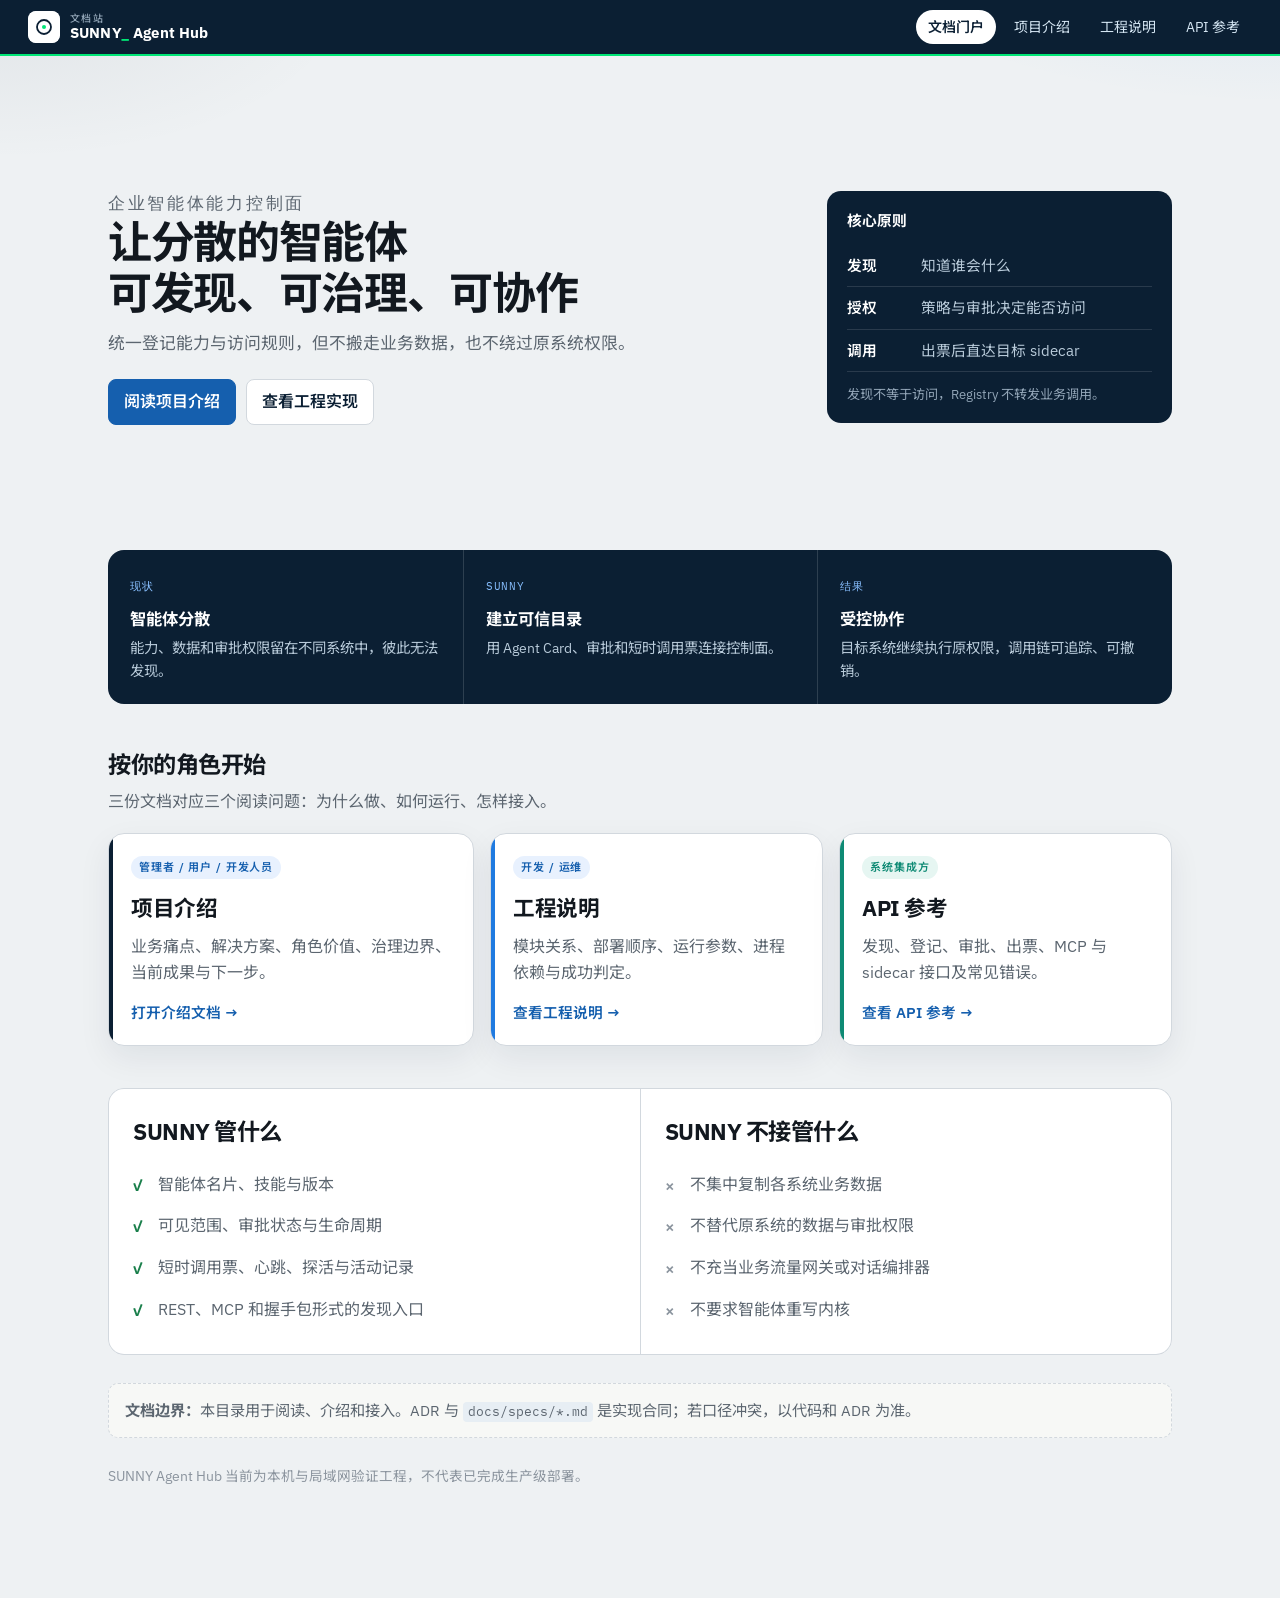
<file: docs/site/index.html>
<!DOCTYPE html>
<html lang="zh-CN">
<head>
  <meta charset="UTF-8" />
  <meta name="viewport" content="width=device-width, initial-scale=1" />
  <title>SUNNY Agent Hub · 工程文档与介绍</title>
  <link rel="preconnect" href="https://fonts.googleapis.com" />
  <link rel="preconnect" href="https://fonts.gstatic.com" crossorigin />
  <link href="https://fonts.googleapis.com/css2?family=IBM+Plex+Mono:wght@400;500&family=IBM+Plex+Sans:wght@400;500;600;700&family=Noto+Sans+SC:wght@400;500;700&display=swap" rel="stylesheet" />
  <link rel="stylesheet" href="assets/site.css" />
</head>
<body>
  <header class="topbar">
    <a class="brand" href="index.html">
      <img src="data:image/svg+xml,%3Csvg xmlns='http://www.w3.org/2000/svg' viewBox='0 0 32 32'%3E%3Crect width='32' height='32' rx='8' fill='%23fff'/%3E%3Ccircle cx='16' cy='16' r='7' fill='none' stroke='%230b1f33' stroke-width='1.8'/%3E%3Ccircle cx='16' cy='16' r='2' fill='%2300e676'/%3E%3C/svg%3E" alt="" width="32" height="32" />
      <span class="word">
        <small>文档站</small>
        <b>SUNNY<span class="cursor">_</span> Agent Hub</b>
      </span>
    </a>
    <nav aria-label="文档导航">
      <a href="index.html" aria-current="page">文档门户</a>
      <a href="briefing.html">项目介绍</a>
      <a href="engineering.html">工程说明</a>
      <a href="api.html">API 参考</a>
    </nav>
  </header>
  <main class="wrap">
    <section class="hero portal-hero">
      <div>
        <p class="kicker">企业智能体能力控制面</p>
        <h1>让分散的智能体<br />可发现、可治理、可协作</h1>
        <p>统一登记能力与访问规则，但不搬走业务数据，也不绕过原系统权限。</p>
        <div class="hero-actions">
          <a class="button primary" href="briefing.html">阅读项目介绍</a>
          <a class="button secondary" href="engineering.html">查看工程实现</a>
        </div>
      </div>
      <aside class="hero-aside signal-panel" aria-label="SUNNY 核心边界">
        <strong>核心原则</strong>
        <dl>
          <div><dt>发现</dt><dd>知道谁会什么</dd></div>
          <div><dt>授权</dt><dd>策略与审批决定能否访问</dd></div>
          <div><dt>调用</dt><dd>出票后直达目标 sidecar</dd></div>
        </dl>
        <p>发现不等于访问，Registry 不转发业务调用。</p>
      </aside>
    </section>

    <section class="problem-strip" aria-label="当前问题与 SUNNY 的作用">
      <div>
        <span class="step-mark">现状</span>
        <strong>智能体分散</strong>
        <p>能力、数据和审批权限留在不同系统中，彼此无法发现。</p>
      </div>
      <div>
        <span class="step-mark">SUNNY</span>
        <strong>建立可信目录</strong>
        <p>用 Agent Card、审批和短时调用票连接控制面。</p>
      </div>
      <div>
        <span class="step-mark">结果</span>
        <strong>受控协作</strong>
        <p>目标系统继续执行原权限，调用链可追踪、可撤销。</p>
      </div>
    </section>

    <section class="portal-section">
      <h2>按你的角色开始</h2>
      <p class="section-intro">三份文档对应三个阅读问题：为什么做、如何运行、怎样接入。</p>
      <div class="cards cards-three">
        <a class="card card-report" href="briefing.html">
          <div class="badge">管理者 / 用户 / 开发人员</div>
          <h3>项目介绍</h3>
          <p>业务痛点、解决方案、角色价值、治理边界、当前成果与下一步。</p>
          <span class="go">打开介绍文档 →</span>
        </a>
        <a class="card" href="engineering.html">
          <div class="badge">开发 / 运维</div>
          <h3>工程说明</h3>
          <p>模块关系、部署顺序、运行参数、进程依赖与成功判定。</p>
          <span class="go">查看工程说明 →</span>
        </a>
        <a class="card alt" href="api.html">
          <div class="badge">系统集成方</div>
          <h3>API 参考</h3>
          <p>发现、登记、审批、出票、MCP 与 sidecar 接口及常见错误。</p>
          <span class="go">查看 API 参考 →</span>
        </a>
      </div>
    </section>

    <section class="boundary-grid" aria-label="工程边界">
      <div>
        <h2>SUNNY 管什么</h2>
        <ul class="check-list">
          <li>智能体名片、技能与版本</li>
          <li>可见范围、审批状态与生命周期</li>
          <li>短时调用票、心跳、探活与活动记录</li>
          <li>REST、MCP 和握手包形式的发现入口</li>
        </ul>
      </div>
      <div>
        <h2>SUNNY 不接管什么</h2>
        <ul class="plain-list">
          <li>不集中复制各系统业务数据</li>
          <li>不替代原系统的数据与审批权限</li>
          <li>不充当业务流量网关或对话编排器</li>
          <li>不要求智能体重写内核</li>
        </ul>
      </div>
    </section>

    <p class="note"><strong>文档边界：</strong>本目录用于阅读、介绍和接入。ADR 与 <code>docs/specs/*.md</code> 是实现合同；若口径冲突，以代码和 ADR 为准。</p>
    <p class="foot">SUNNY Agent Hub 当前为本机与局域网验证工程，不代表已完成生产级部署。</p>
  </main>
</body>
</html>
</file>
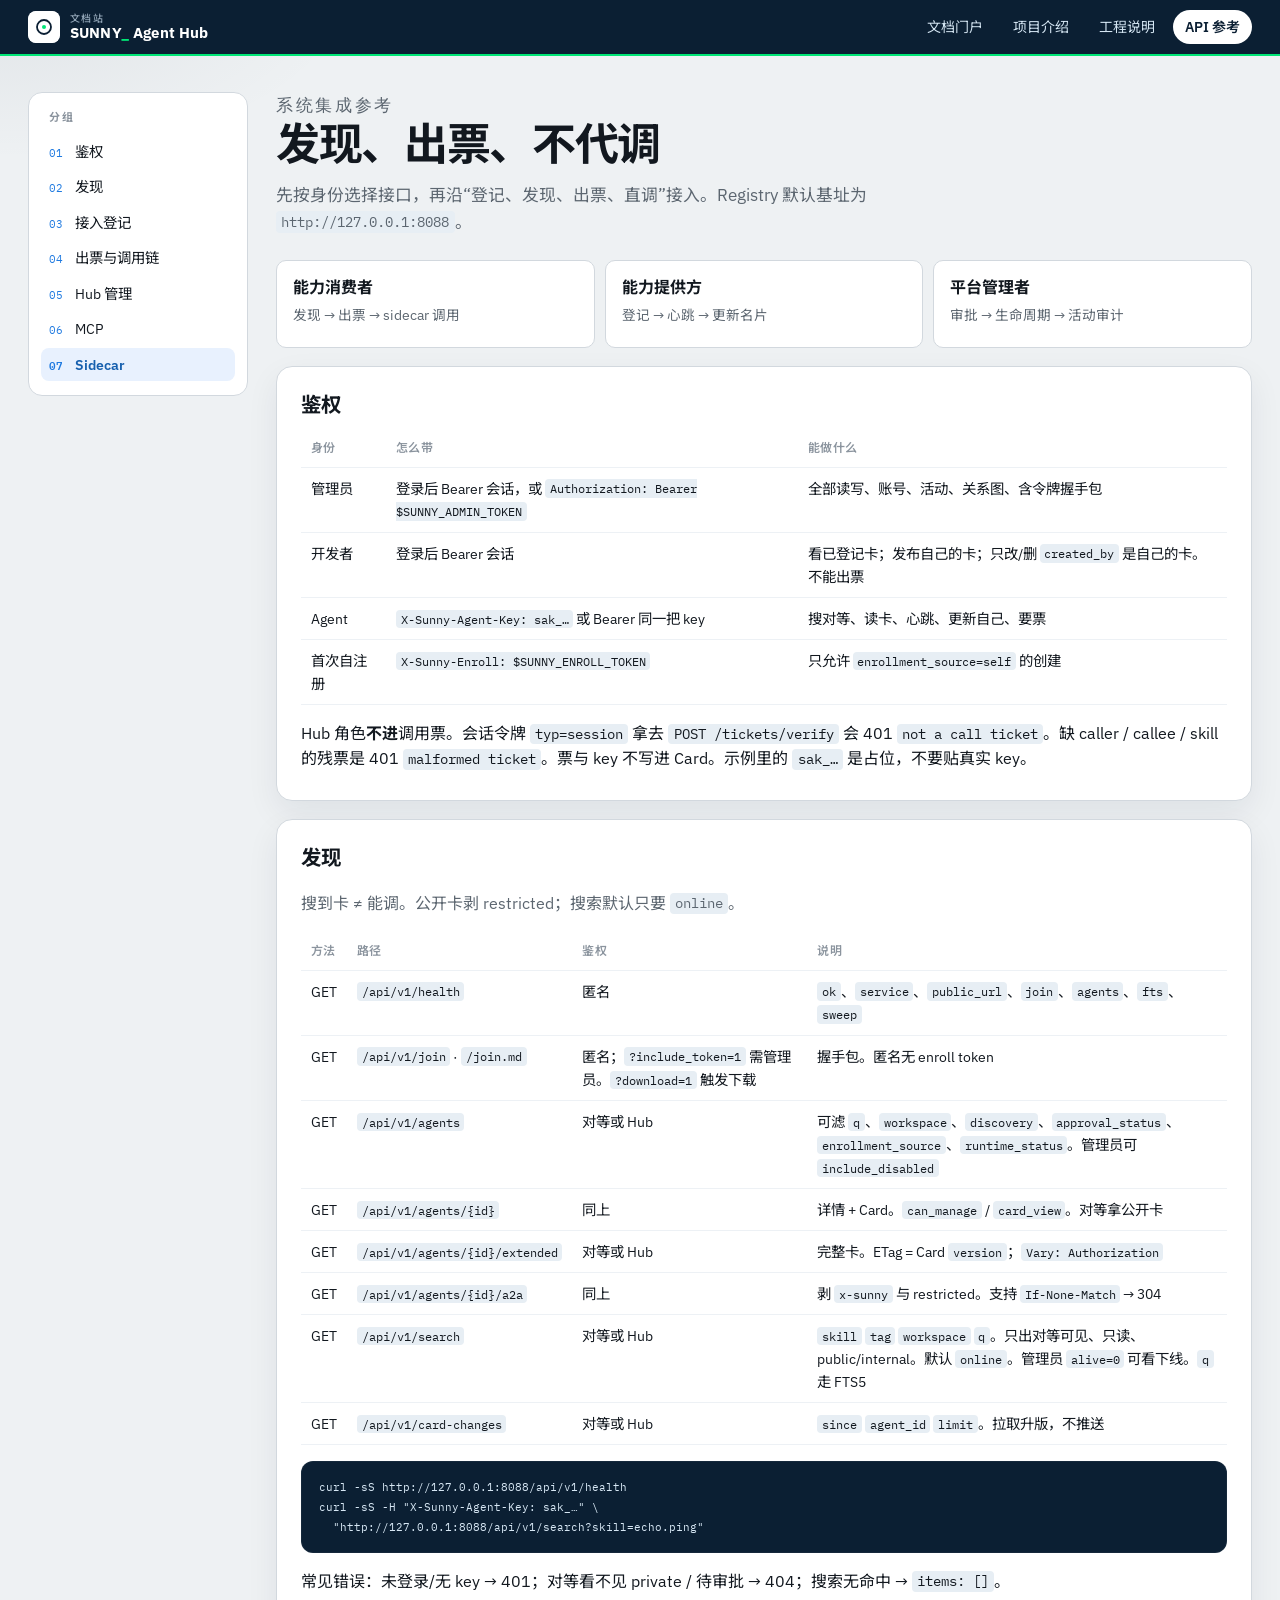
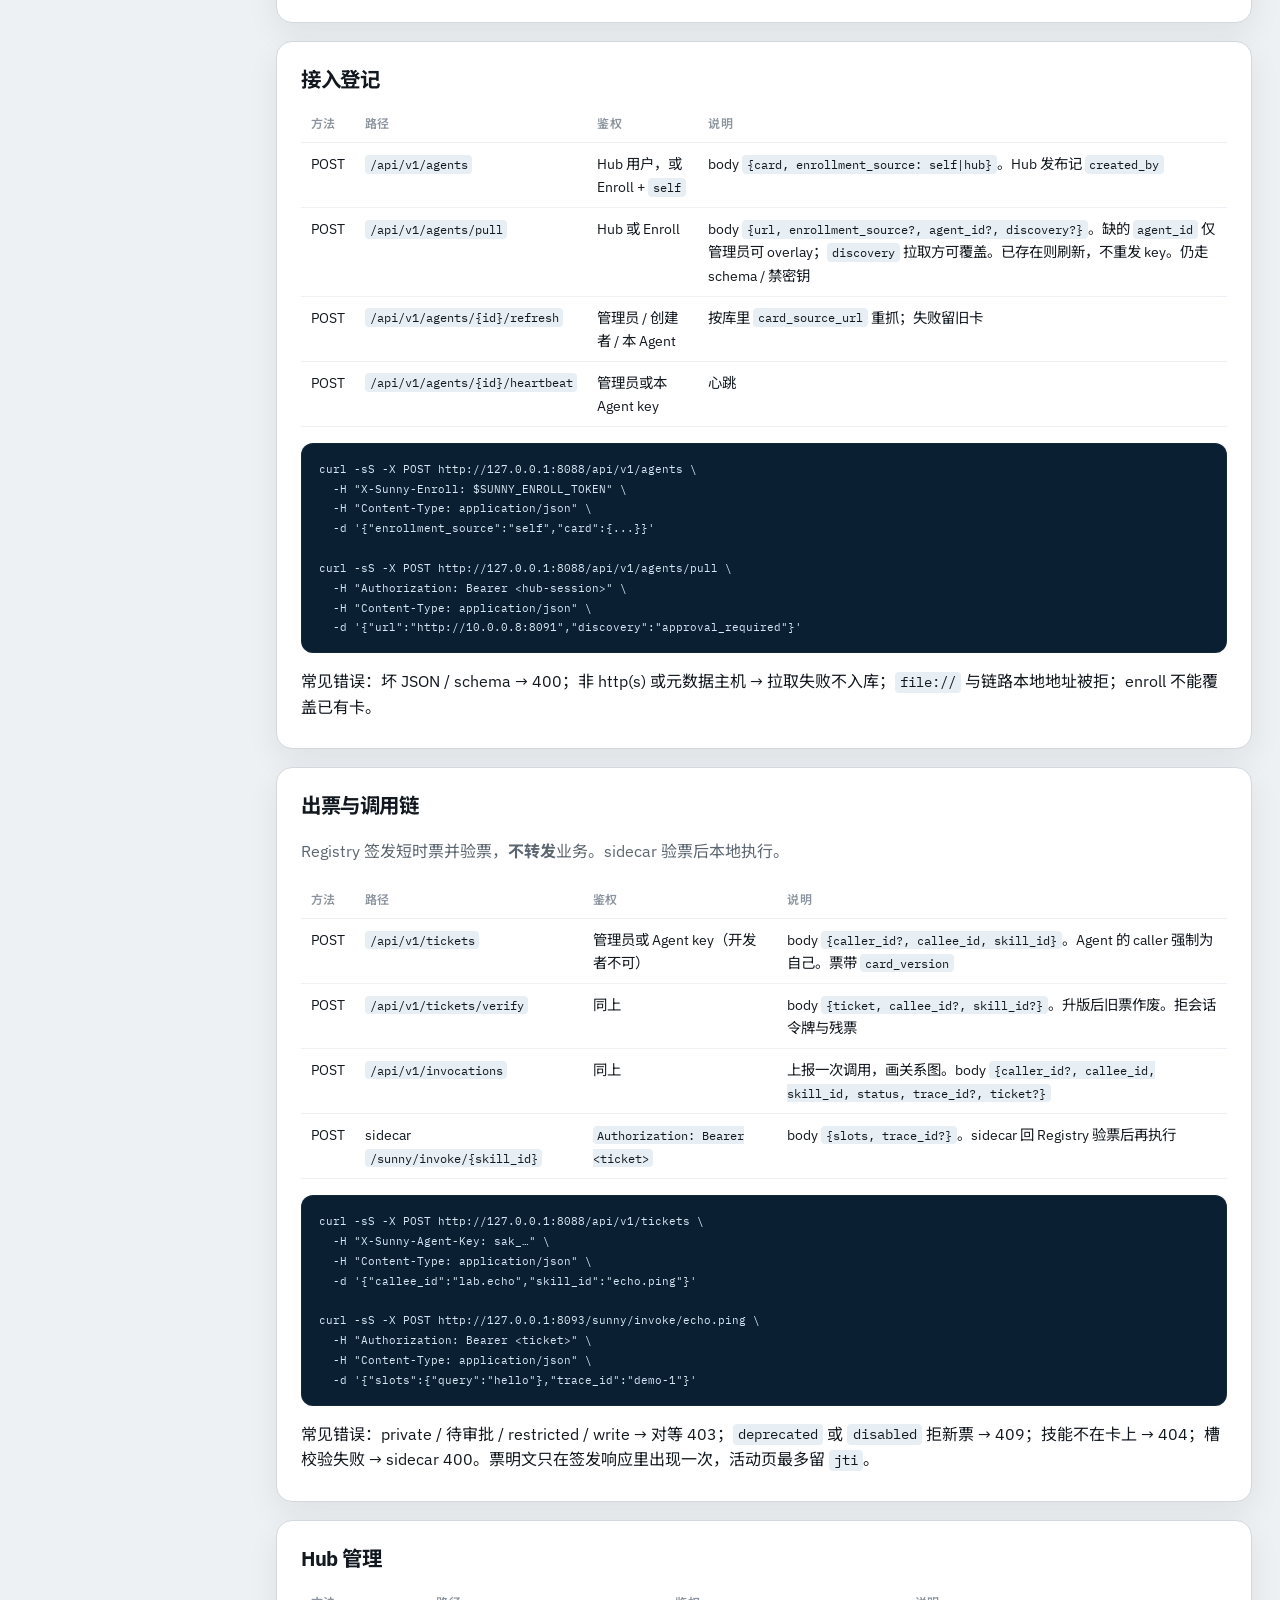
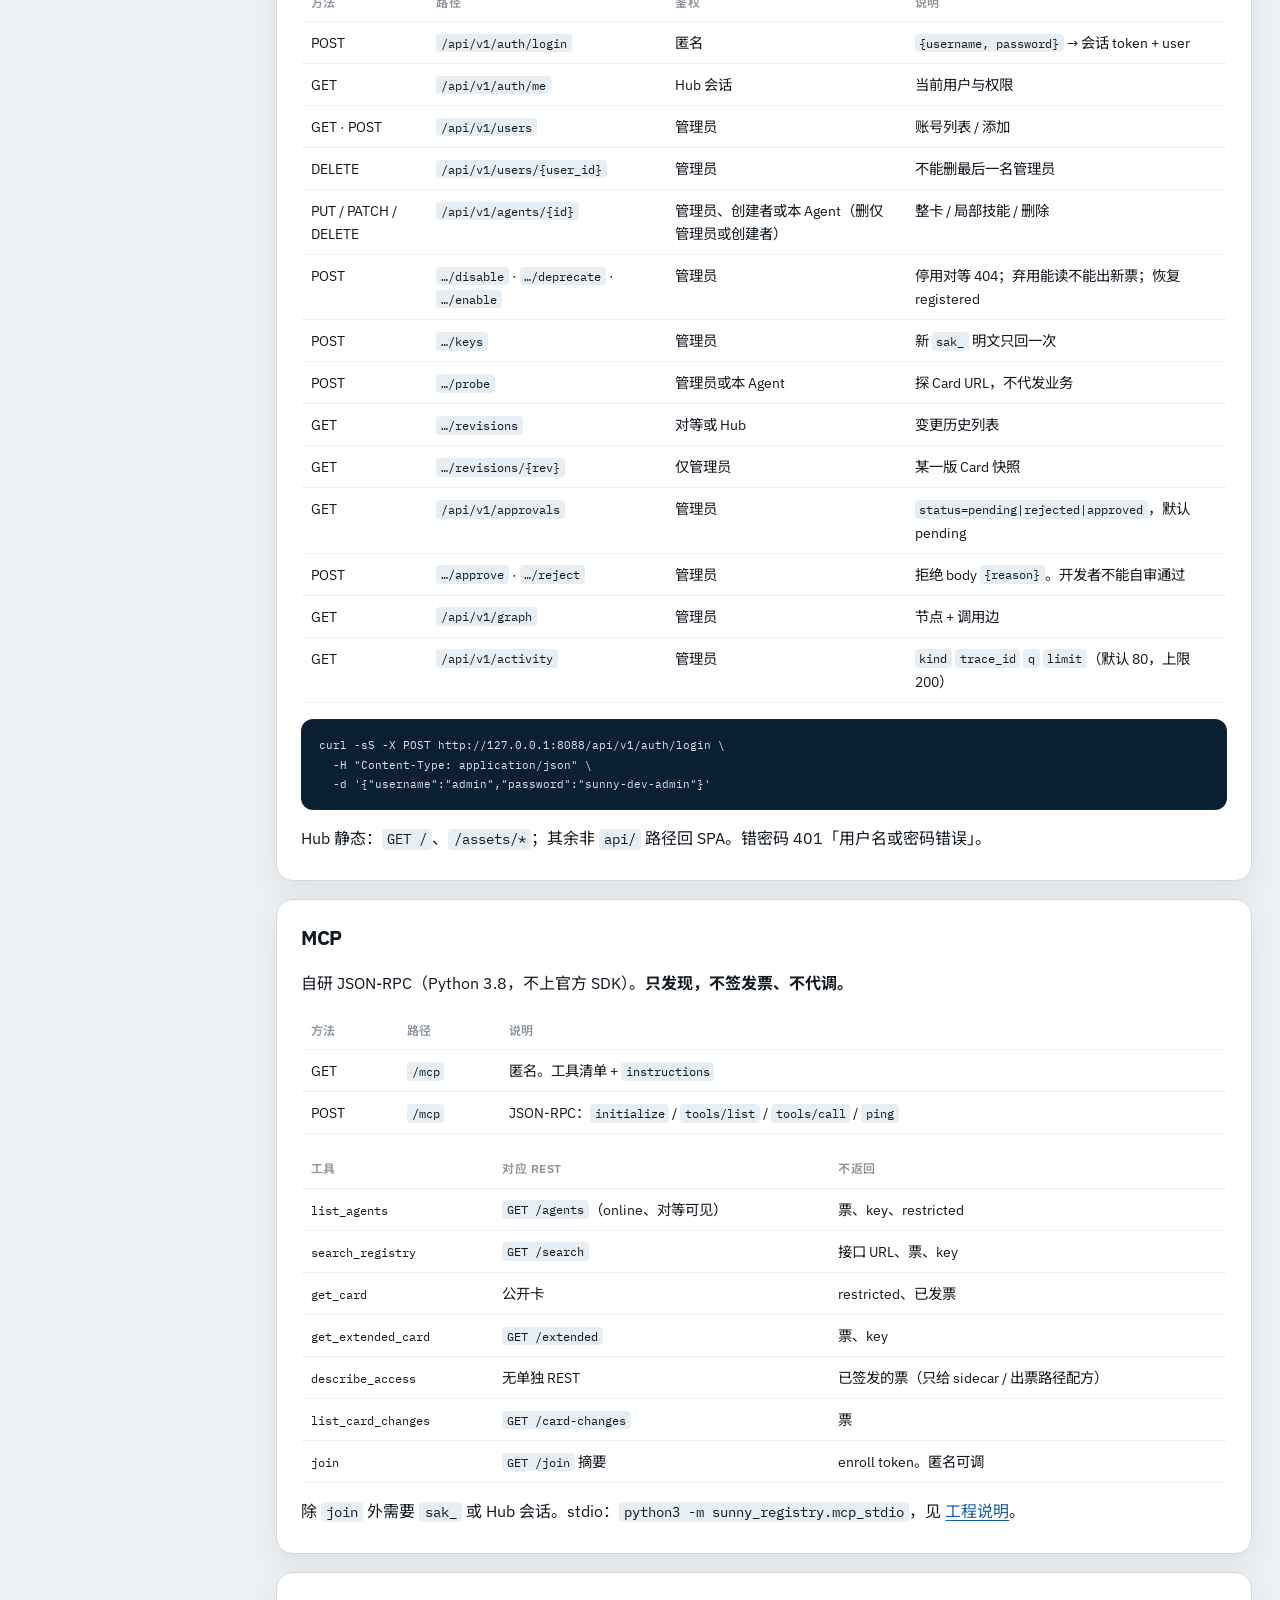
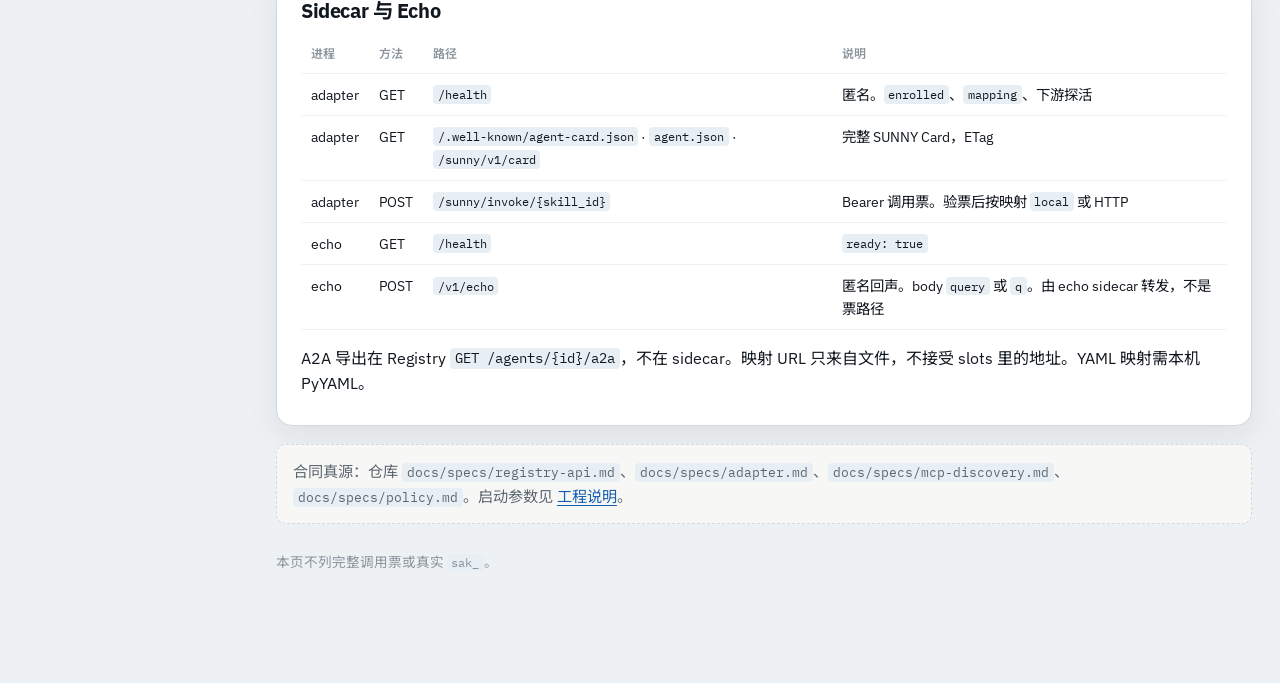
<file: docs/site/api.html>
<!DOCTYPE html>
<html lang="zh-CN">
<head>
  <meta charset="UTF-8" />
  <meta name="viewport" content="width=device-width, initial-scale=1" />
  <title>API · SUNNY · Agent Hub</title>
  <link rel="preconnect" href="https://fonts.googleapis.com" />
  <link rel="preconnect" href="https://fonts.gstatic.com" crossorigin />
  <link href="https://fonts.googleapis.com/css2?family=IBM+Plex+Mono:wght@400;500&family=IBM+Plex+Sans:wght@400;500;600;700&family=Noto+Sans+SC:wght@400;500;700&display=swap" rel="stylesheet" />
  <link rel="stylesheet" href="assets/site.css" />
</head>
<body>
  <header class="topbar">
    <a class="brand" href="index.html">
      <img src="data:image/svg+xml,%3Csvg xmlns='http://www.w3.org/2000/svg' viewBox='0 0 32 32'%3E%3Crect width='32' height='32' rx='8' fill='%23fff'/%3E%3Ccircle cx='16' cy='16' r='7' fill='none' stroke='%230b1f33' stroke-width='1.8'/%3E%3Ccircle cx='16' cy='16' r='2' fill='%2300e676'/%3E%3C/svg%3E" alt="" width="32" height="32" />
      <span class="word">
        <small>文档站</small>
        <b>SUNNY<span class="cursor">_</span> Agent Hub</b>
      </span>
    </a>
    <nav aria-label="文档导航">
      <a href="index.html">文档门户</a>
      <a href="briefing.html">项目介绍</a>
      <a href="engineering.html">工程说明</a>
      <a href="api.html" aria-current="page">API 参考</a>
    </nav>
  </header>
  <main class="wrap doc">
    <nav class="toc" aria-label="本页目录">
      <strong>分组</strong>
      <ol>
        <li><a href="#auth">鉴权</a></li>
        <li><a href="#discovery">发现</a></li>
        <li><a href="#enroll">接入登记</a></li>
        <li><a href="#tickets">出票与调用链</a></li>
        <li><a href="#admin">Hub 管理</a></li>
        <li><a href="#mcp">MCP</a></li>
        <li><a href="#sidecar">Sidecar</a></li>
      </ol>
    </nav>
    <div class="doc-body">
    <section class="hero solo">
      <div>
        <p class="kicker">系统集成参考</p>
        <h1>发现、出票、不代调</h1>
        <p>先按身份选择接口，再沿“登记、发现、出票、直调”接入。Registry 默认基址为 <code>http://127.0.0.1:8088</code>。</p>
      </div>
    </section>

    <section class="api-paths" aria-label="API 阅读路径">
      <a href="#discovery"><strong>能力消费者</strong><span>发现 → 出票 → sidecar 调用</span></a>
      <a href="#enroll"><strong>能力提供方</strong><span>登记 → 心跳 → 更新名片</span></a>
      <a href="#admin"><strong>平台管理者</strong><span>审批 → 生命周期 → 活动审计</span></a>
    </section>

    <section class="section" id="auth">
      <h2>鉴权</h2>
      <table>
        <thead><tr><th>身份</th><th>怎么带</th><th>能做什么</th></tr></thead>
        <tbody>
          <tr><td>管理员</td><td>登录后 Bearer 会话，或 <code>Authorization: Bearer $SUNNY_ADMIN_TOKEN</code></td><td>全部读写、账号、活动、关系图、含令牌握手包</td></tr>
          <tr><td>开发者</td><td>登录后 Bearer 会话</td><td>看已登记卡；发布自己的卡；只改/删 <code>created_by</code> 是自己的卡。不能出票</td></tr>
          <tr><td>Agent</td><td><code>X-Sunny-Agent-Key: sak_…</code> 或 Bearer 同一把 key</td><td>搜对等、读卡、心跳、更新自己、要票</td></tr>
          <tr><td>首次自注册</td><td><code>X-Sunny-Enroll: $SUNNY_ENROLL_TOKEN</code></td><td>只允许 <code>enrollment_source=self</code> 的创建</td></tr>
        </tbody>
      </table>
      <p>Hub 角色<strong>不进</strong>调用票。会话令牌 <code>typ=session</code> 拿去 <code>POST /tickets/verify</code> 会 401 <code>not a call ticket</code>。缺 caller / callee / skill 的残票是 401 <code>malformed ticket</code>。票与 key 不写进 Card。示例里的 <code>sak_…</code> 是占位，不要贴真实 key。</p>
    </section>

    <section class="section" id="discovery">
      <h2>发现</h2>
      <p class="muted">搜到卡 ≠ 能调。公开卡剥 restricted；搜索默认只要 <code>online</code>。</p>
      <table>
        <thead><tr><th>方法</th><th>路径</th><th>鉴权</th><th>说明</th></tr></thead>
        <tbody>
          <tr><td>GET</td><td><code>/api/v1/health</code></td><td>匿名</td><td><code>ok</code>、<code>service</code>、<code>public_url</code>、<code>join</code>、<code>agents</code>、<code>fts</code>、<code>sweep</code></td></tr>
          <tr><td>GET</td><td><code>/api/v1/join</code> · <code>/join.md</code></td><td>匿名；<code>?include_token=1</code> 需管理员。<code>?download=1</code> 触发下载</td><td>握手包。匿名无 enroll token</td></tr>
          <tr><td>GET</td><td><code>/api/v1/agents</code></td><td>对等或 Hub</td><td>可滤 <code>q</code>、<code>workspace</code>、<code>discovery</code>、<code>approval_status</code>、<code>enrollment_source</code>、<code>runtime_status</code>。管理员可 <code>include_disabled</code></td></tr>
          <tr><td>GET</td><td><code>/api/v1/agents/{id}</code></td><td>同上</td><td>详情 + Card。<code>can_manage</code> / <code>card_view</code>。对等拿公开卡</td></tr>
          <tr><td>GET</td><td><code>/api/v1/agents/{id}/extended</code></td><td>对等或 Hub</td><td>完整卡。ETag = Card <code>version</code>；<code>Vary: Authorization</code></td></tr>
          <tr><td>GET</td><td><code>/api/v1/agents/{id}/a2a</code></td><td>同上</td><td>剥 <code>x-sunny</code> 与 restricted。支持 <code>If-None-Match</code> → 304</td></tr>
          <tr><td>GET</td><td><code>/api/v1/search</code></td><td>对等或 Hub</td><td><code>skill</code> <code>tag</code> <code>workspace</code> <code>q</code>。只出对等可见、只读、public/internal。默认 <code>online</code>。管理员 <code>alive=0</code> 可看下线。<code>q</code> 走 FTS5</td></tr>
          <tr><td>GET</td><td><code>/api/v1/card-changes</code></td><td>对等或 Hub</td><td><code>since</code> <code>agent_id</code> <code>limit</code>。拉取升版，不推送</td></tr>
        </tbody>
      </table>
<pre><code>curl -sS http://127.0.0.1:8088/api/v1/health
curl -sS -H "X-Sunny-Agent-Key: sak_…" \
  "http://127.0.0.1:8088/api/v1/search?skill=echo.ping"</code></pre>
      <p>常见错误：未登录/无 key → 401；对等看不见 private / 待审批 → 404；搜索无命中 → <code>items: []</code>。</p>
    </section>

    <section class="section" id="enroll">
      <h2>接入登记</h2>
      <table>
        <thead><tr><th>方法</th><th>路径</th><th>鉴权</th><th>说明</th></tr></thead>
        <tbody>
          <tr><td>POST</td><td><code>/api/v1/agents</code></td><td>Hub 用户，或 Enroll + <code>self</code></td><td>body <code>{card, enrollment_source: self|hub}</code>。Hub 发布记 <code>created_by</code></td></tr>
          <tr><td>POST</td><td><code>/api/v1/agents/pull</code></td><td>Hub 或 Enroll</td><td>body <code>{url, enrollment_source?, agent_id?, discovery?}</code>。缺的 <code>agent_id</code> 仅管理员可 overlay；<code>discovery</code> 拉取方可覆盖。已存在则刷新，不重发 key。仍走 schema / 禁密钥</td></tr>
          <tr><td>POST</td><td><code>/api/v1/agents/{id}/refresh</code></td><td>管理员 / 创建者 / 本 Agent</td><td>按库里 <code>card_source_url</code> 重抓；失败留旧卡</td></tr>
          <tr><td>POST</td><td><code>/api/v1/agents/{id}/heartbeat</code></td><td>管理员或本 Agent key</td><td>心跳</td></tr>
        </tbody>
      </table>
<pre><code>curl -sS -X POST http://127.0.0.1:8088/api/v1/agents \
  -H "X-Sunny-Enroll: $SUNNY_ENROLL_TOKEN" \
  -H "Content-Type: application/json" \
  -d '{"enrollment_source":"self","card":{...}}'

curl -sS -X POST http://127.0.0.1:8088/api/v1/agents/pull \
  -H "Authorization: Bearer &lt;hub-session&gt;" \
  -H "Content-Type: application/json" \
  -d '{"url":"http://10.0.0.8:8091","discovery":"approval_required"}'</code></pre>
      <p>常见错误：坏 JSON / schema → 400；非 http(s) 或元数据主机 → 拉取失败不入库；<code>file://</code> 与链路本地地址被拒；enroll 不能覆盖已有卡。</p>
    </section>

    <section class="section" id="tickets">
      <h2>出票与调用链</h2>
      <p class="muted">Registry 签发短时票并验票，<strong>不转发</strong>业务。sidecar 验票后本地执行。</p>
      <table>
        <thead><tr><th>方法</th><th>路径</th><th>鉴权</th><th>说明</th></tr></thead>
        <tbody>
          <tr><td>POST</td><td><code>/api/v1/tickets</code></td><td>管理员或 Agent key（开发者不可）</td><td>body <code>{caller_id?, callee_id, skill_id}</code>。Agent 的 caller 强制为自己。票带 <code>card_version</code></td></tr>
          <tr><td>POST</td><td><code>/api/v1/tickets/verify</code></td><td>同上</td><td>body <code>{ticket, callee_id?, skill_id?}</code>。升版后旧票作废。拒会话令牌与残票</td></tr>
          <tr><td>POST</td><td><code>/api/v1/invocations</code></td><td>同上</td><td>上报一次调用，画关系图。body <code>{caller_id?, callee_id, skill_id, status, trace_id?, ticket?}</code></td></tr>
          <tr><td>POST</td><td>sidecar <code>/sunny/invoke/{skill_id}</code></td><td><code>Authorization: Bearer &lt;ticket&gt;</code></td><td>body <code>{slots, trace_id?}</code>。sidecar 回 Registry 验票后再执行</td></tr>
        </tbody>
      </table>
<pre><code>curl -sS -X POST http://127.0.0.1:8088/api/v1/tickets \
  -H "X-Sunny-Agent-Key: sak_…" \
  -H "Content-Type: application/json" \
  -d '{"callee_id":"lab.echo","skill_id":"echo.ping"}'

curl -sS -X POST http://127.0.0.1:8093/sunny/invoke/echo.ping \
  -H "Authorization: Bearer &lt;ticket&gt;" \
  -H "Content-Type: application/json" \
  -d '{"slots":{"query":"hello"},"trace_id":"demo-1"}'</code></pre>
      <p>常见错误：private / 待审批 / restricted / write → 对等 403；<code>deprecated</code> 或 <code>disabled</code> 拒新票 → 409；技能不在卡上 → 404；槽校验失败 → sidecar 400。票明文只在签发响应里出现一次，活动页最多留 <code>jti</code>。</p>
    </section>

    <section class="section" id="admin">
      <h2>Hub 管理</h2>
      <table>
        <thead><tr><th>方法</th><th>路径</th><th>鉴权</th><th>说明</th></tr></thead>
        <tbody>
          <tr><td>POST</td><td><code>/api/v1/auth/login</code></td><td>匿名</td><td><code>{username, password}</code> → 会话 token + user</td></tr>
          <tr><td>GET</td><td><code>/api/v1/auth/me</code></td><td>Hub 会话</td><td>当前用户与权限</td></tr>
          <tr><td>GET · POST</td><td><code>/api/v1/users</code></td><td>管理员</td><td>账号列表 / 添加</td></tr>
          <tr><td>DELETE</td><td><code>/api/v1/users/{user_id}</code></td><td>管理员</td><td>不能删最后一名管理员</td></tr>
          <tr><td>PUT / PATCH / DELETE</td><td><code>/api/v1/agents/{id}</code></td><td>管理员、创建者或本 Agent（删仅管理员或创建者）</td><td>整卡 / 局部技能 / 删除</td></tr>
          <tr><td>POST</td><td><code>…/disable</code> · <code>…/deprecate</code> · <code>…/enable</code></td><td>管理员</td><td>停用对等 404；弃用能读不能出新票；恢复 registered</td></tr>
          <tr><td>POST</td><td><code>…/keys</code></td><td>管理员</td><td>新 <code>sak_</code> 明文只回一次</td></tr>
          <tr><td>POST</td><td><code>…/probe</code></td><td>管理员或本 Agent</td><td>探 Card URL，不代发业务</td></tr>
          <tr><td>GET</td><td><code>…/revisions</code></td><td>对等或 Hub</td><td>变更历史列表</td></tr>
          <tr><td>GET</td><td><code>…/revisions/{rev}</code></td><td>仅管理员</td><td>某一版 Card 快照</td></tr>
          <tr><td>GET</td><td><code>/api/v1/approvals</code></td><td>管理员</td><td><code>status=pending|rejected|approved</code>，默认 pending</td></tr>
          <tr><td>POST</td><td><code>…/approve</code> · <code>…/reject</code></td><td>管理员</td><td>拒绝 body <code>{reason}</code>。开发者不能自审通过</td></tr>
          <tr><td>GET</td><td><code>/api/v1/graph</code></td><td>管理员</td><td>节点 + 调用边</td></tr>
          <tr><td>GET</td><td><code>/api/v1/activity</code></td><td>管理员</td><td><code>kind</code> <code>trace_id</code> <code>q</code> <code>limit</code>（默认 80，上限 200）</td></tr>
        </tbody>
      </table>
<pre><code>curl -sS -X POST http://127.0.0.1:8088/api/v1/auth/login \
  -H "Content-Type: application/json" \
  -d '{"username":"admin","password":"sunny-dev-admin"}'</code></pre>
      <p>Hub 静态：<code>GET /</code>、<code>/assets/*</code>；其余非 <code>api/</code> 路径回 SPA。错密码 401「用户名或密码错误」。</p>
    </section>

    <section class="section" id="mcp">
      <h2>MCP</h2>
      <p>自研 JSON-RPC（Python 3.8，不上官方 SDK）。<strong>只发现，不签发票、不代调。</strong></p>
      <table>
        <thead><tr><th>方法</th><th>路径</th><th>说明</th></tr></thead>
        <tbody>
          <tr><td>GET</td><td><code>/mcp</code></td><td>匿名。工具清单 + <code>instructions</code></td></tr>
          <tr><td>POST</td><td><code>/mcp</code></td><td>JSON-RPC：<code>initialize</code> / <code>tools/list</code> / <code>tools/call</code> / <code>ping</code></td></tr>
        </tbody>
      </table>
      <table>
        <thead><tr><th>工具</th><th>对应 REST</th><th>不返回</th></tr></thead>
        <tbody>
          <tr><td><code>list_agents</code></td><td><code>GET /agents</code>（online、对等可见）</td><td>票、key、restricted</td></tr>
          <tr><td><code>search_registry</code></td><td><code>GET /search</code></td><td>接口 URL、票、key</td></tr>
          <tr><td><code>get_card</code></td><td>公开卡</td><td>restricted、已发票</td></tr>
          <tr><td><code>get_extended_card</code></td><td><code>GET /extended</code></td><td>票、key</td></tr>
          <tr><td><code>describe_access</code></td><td>无单独 REST</td><td>已签发的票（只给 sidecar / 出票路径配方）</td></tr>
          <tr><td><code>list_card_changes</code></td><td><code>GET /card-changes</code></td><td>票</td></tr>
          <tr><td><code>join</code></td><td><code>GET /join</code> 摘要</td><td>enroll token。匿名可调</td></tr>
        </tbody>
      </table>
      <p>除 <code>join</code> 外需要 <code>sak_</code> 或 Hub 会话。stdio：<code>python3 -m sunny_registry.mcp_stdio</code>，见 <a href="engineering.html#mcp">工程说明</a>。</p>
    </section>

    <section class="section" id="sidecar">
      <h2>Sidecar 与 Echo</h2>
      <table>
        <thead><tr><th>进程</th><th>方法</th><th>路径</th><th>说明</th></tr></thead>
        <tbody>
          <tr><td>adapter</td><td>GET</td><td><code>/health</code></td><td>匿名。<code>enrolled</code>、<code>mapping</code>、下游探活</td></tr>
          <tr><td>adapter</td><td>GET</td><td><code>/.well-known/agent-card.json</code> · <code>agent.json</code> · <code>/sunny/v1/card</code></td><td>完整 SUNNY Card，ETag</td></tr>
          <tr><td>adapter</td><td>POST</td><td><code>/sunny/invoke/{skill_id}</code></td><td>Bearer 调用票。验票后按映射 <code>local</code> 或 HTTP</td></tr>
          <tr><td>echo</td><td>GET</td><td><code>/health</code></td><td><code>ready: true</code></td></tr>
          <tr><td>echo</td><td>POST</td><td><code>/v1/echo</code></td><td>匿名回声。body <code>query</code> 或 <code>q</code>。由 echo sidecar 转发，不是票路径</td></tr>
        </tbody>
      </table>
      <p>A2A 导出在 Registry <code>GET /agents/{id}/a2a</code>，不在 sidecar。映射 URL 只来自文件，不接受 slots 里的地址。YAML 映射需本机 PyYAML。</p>
    </section>

    <p class="note">合同真源：仓库 <code>docs/specs/registry-api.md</code>、<code>docs/specs/adapter.md</code>、<code>docs/specs/mcp-discovery.md</code>、<code>docs/specs/policy.md</code>。启动参数见 <a href="engineering.html">工程说明</a>。</p>
    <p class="foot">本页不列完整调用票或真实 <code>sak_</code>。</p>
    </div>
  </main>
  <script src="assets/site.js"></script>
</body>
</html>
</file>
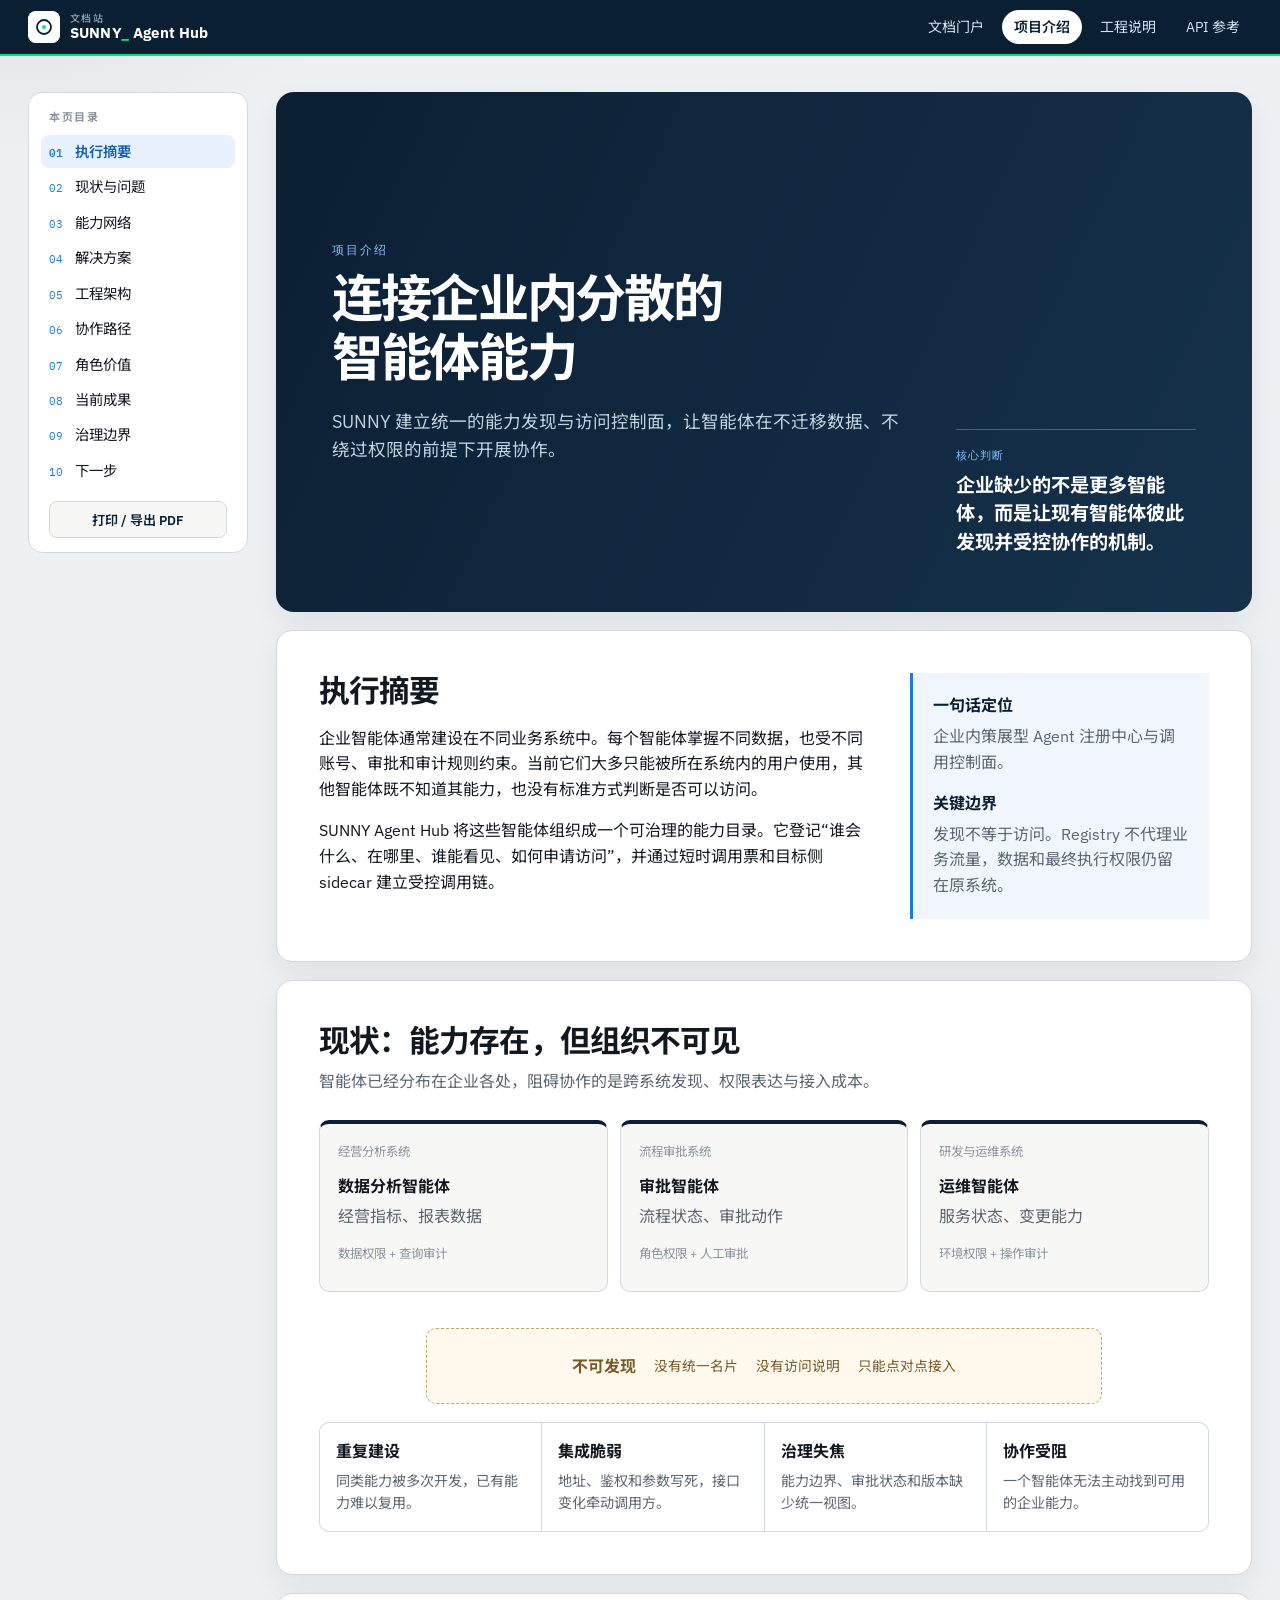
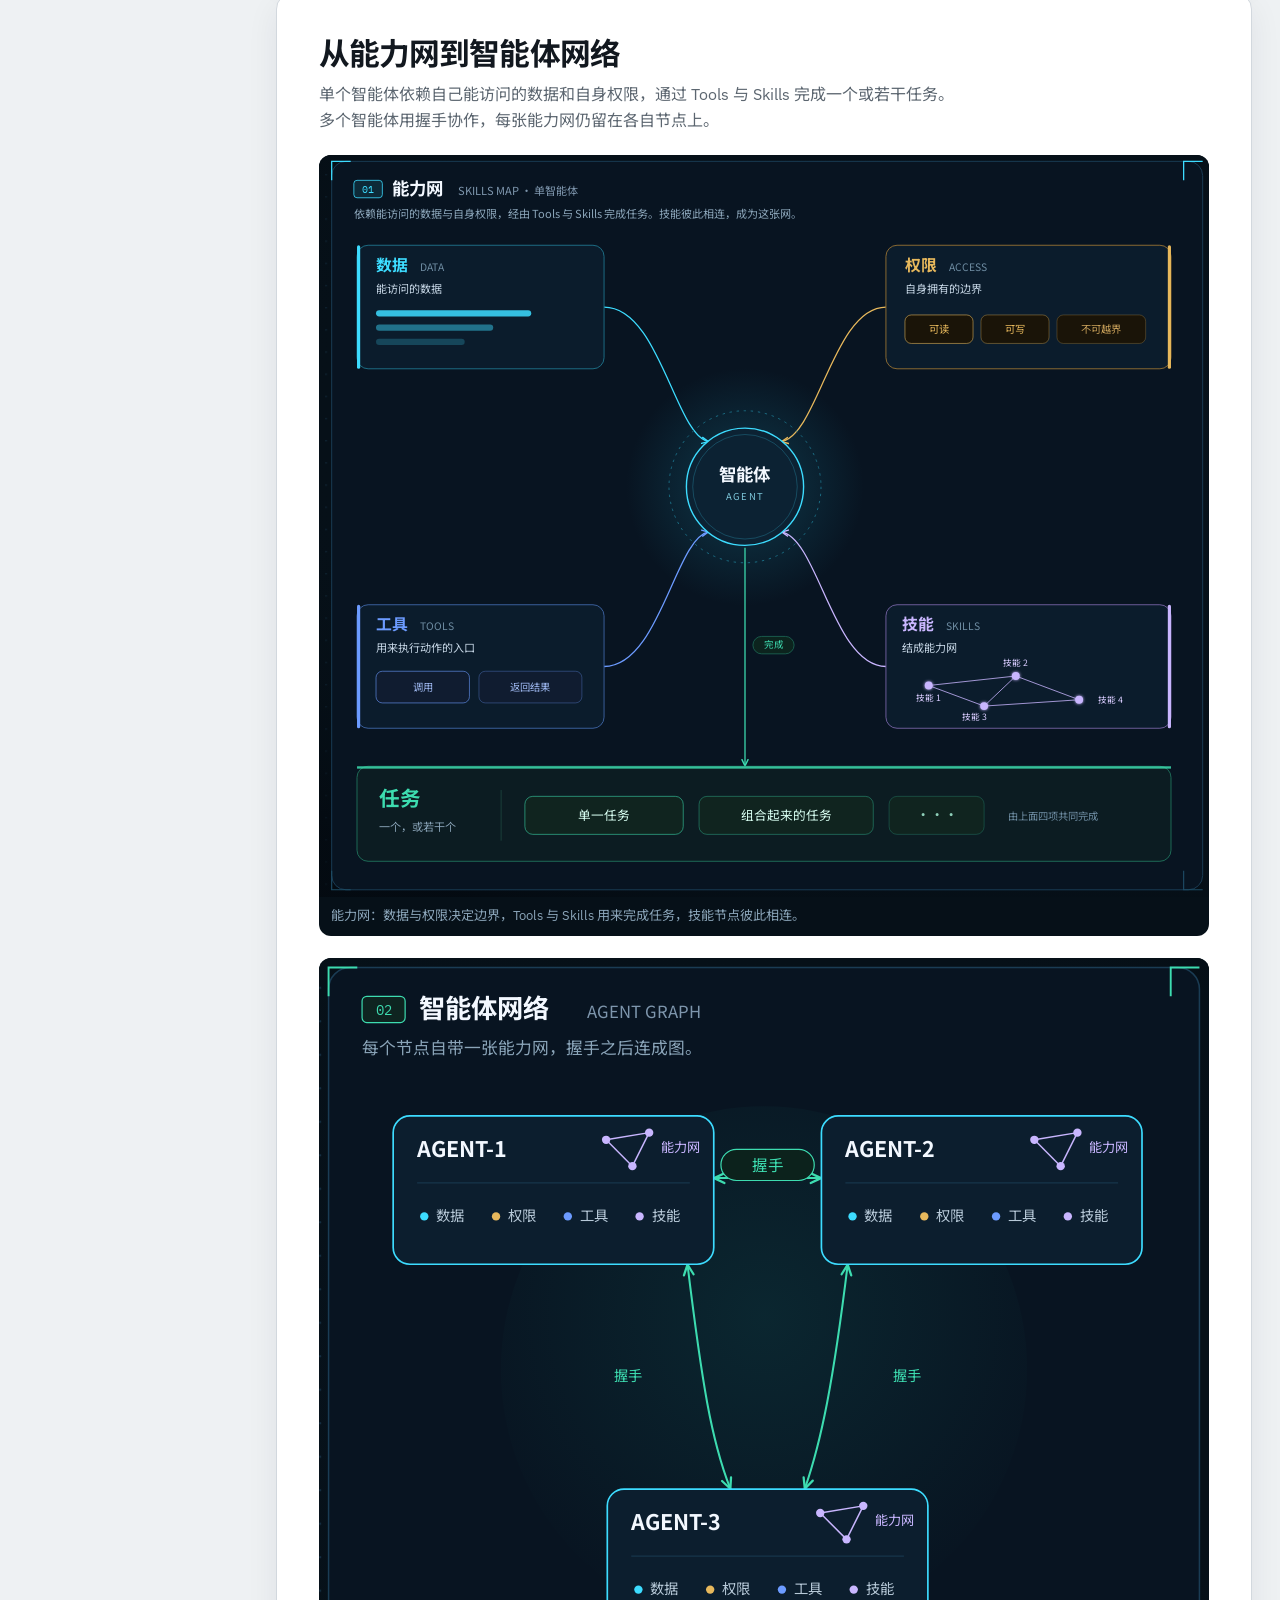
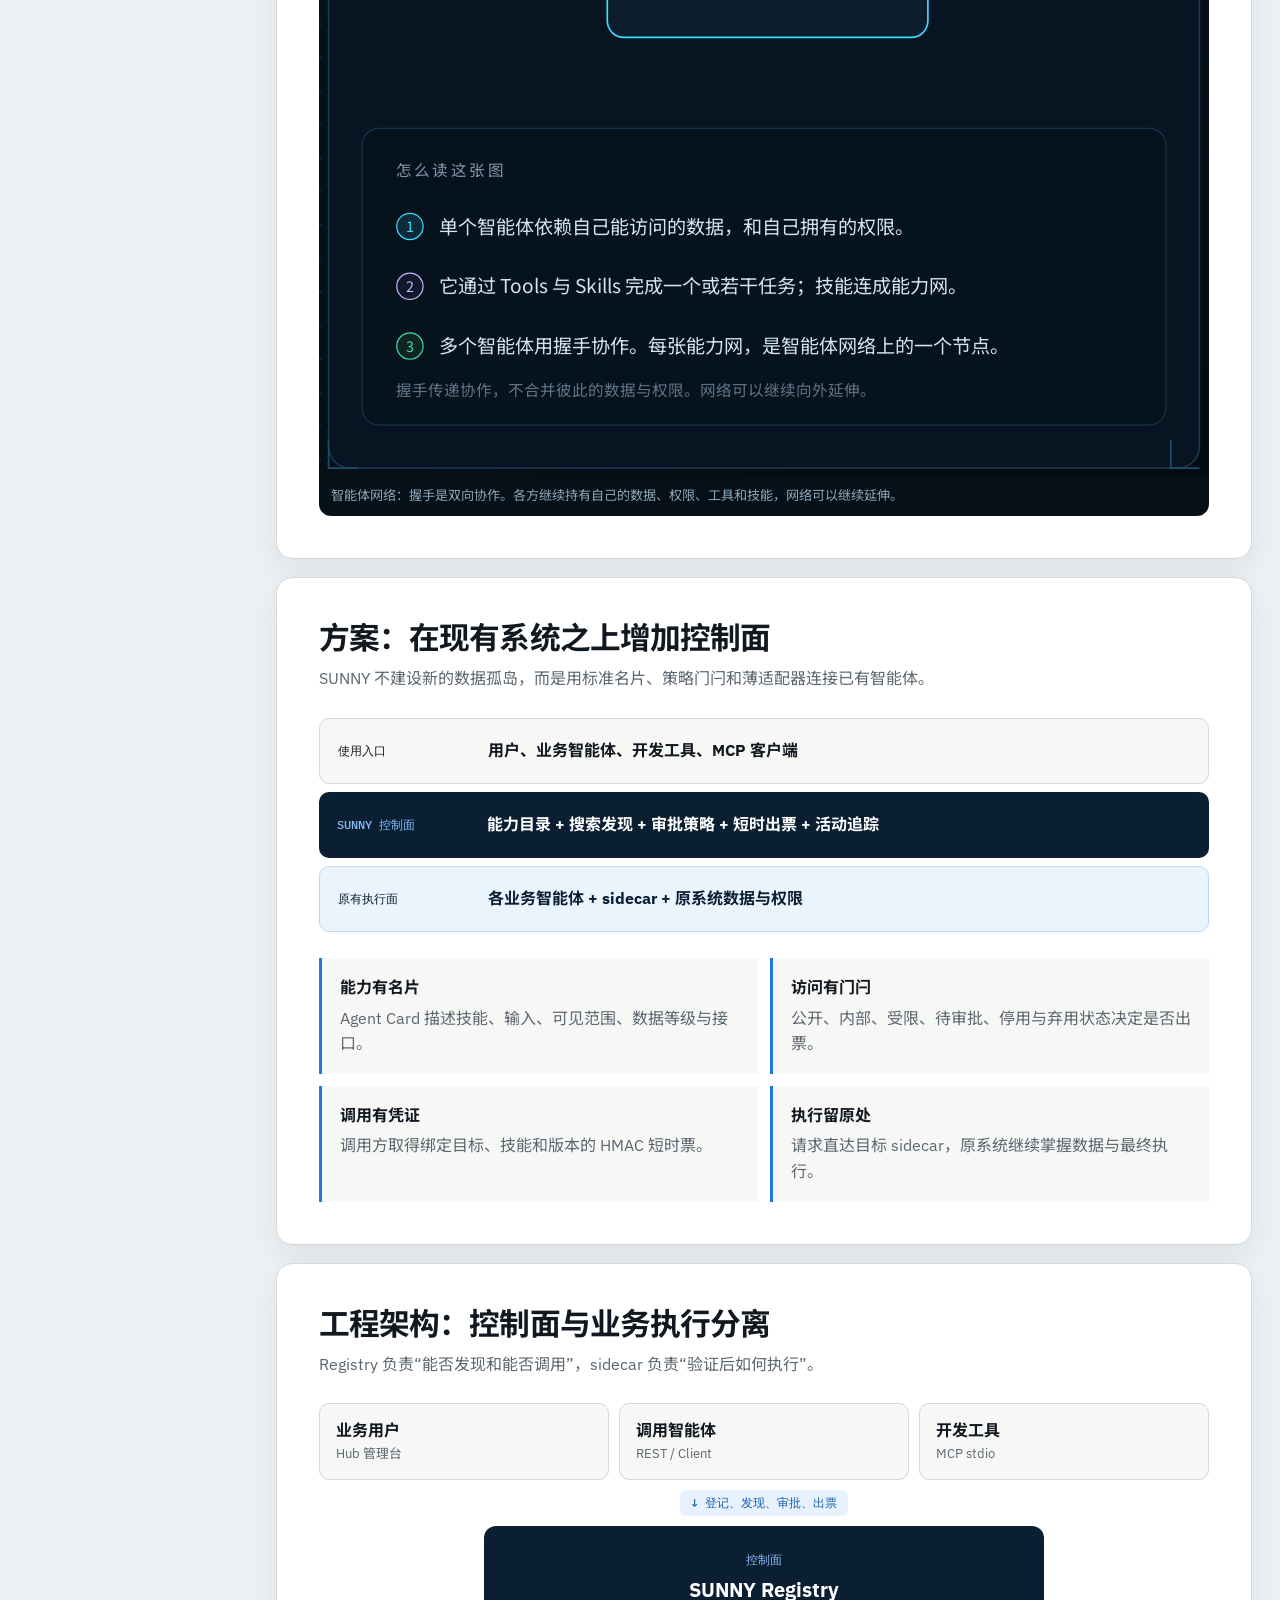
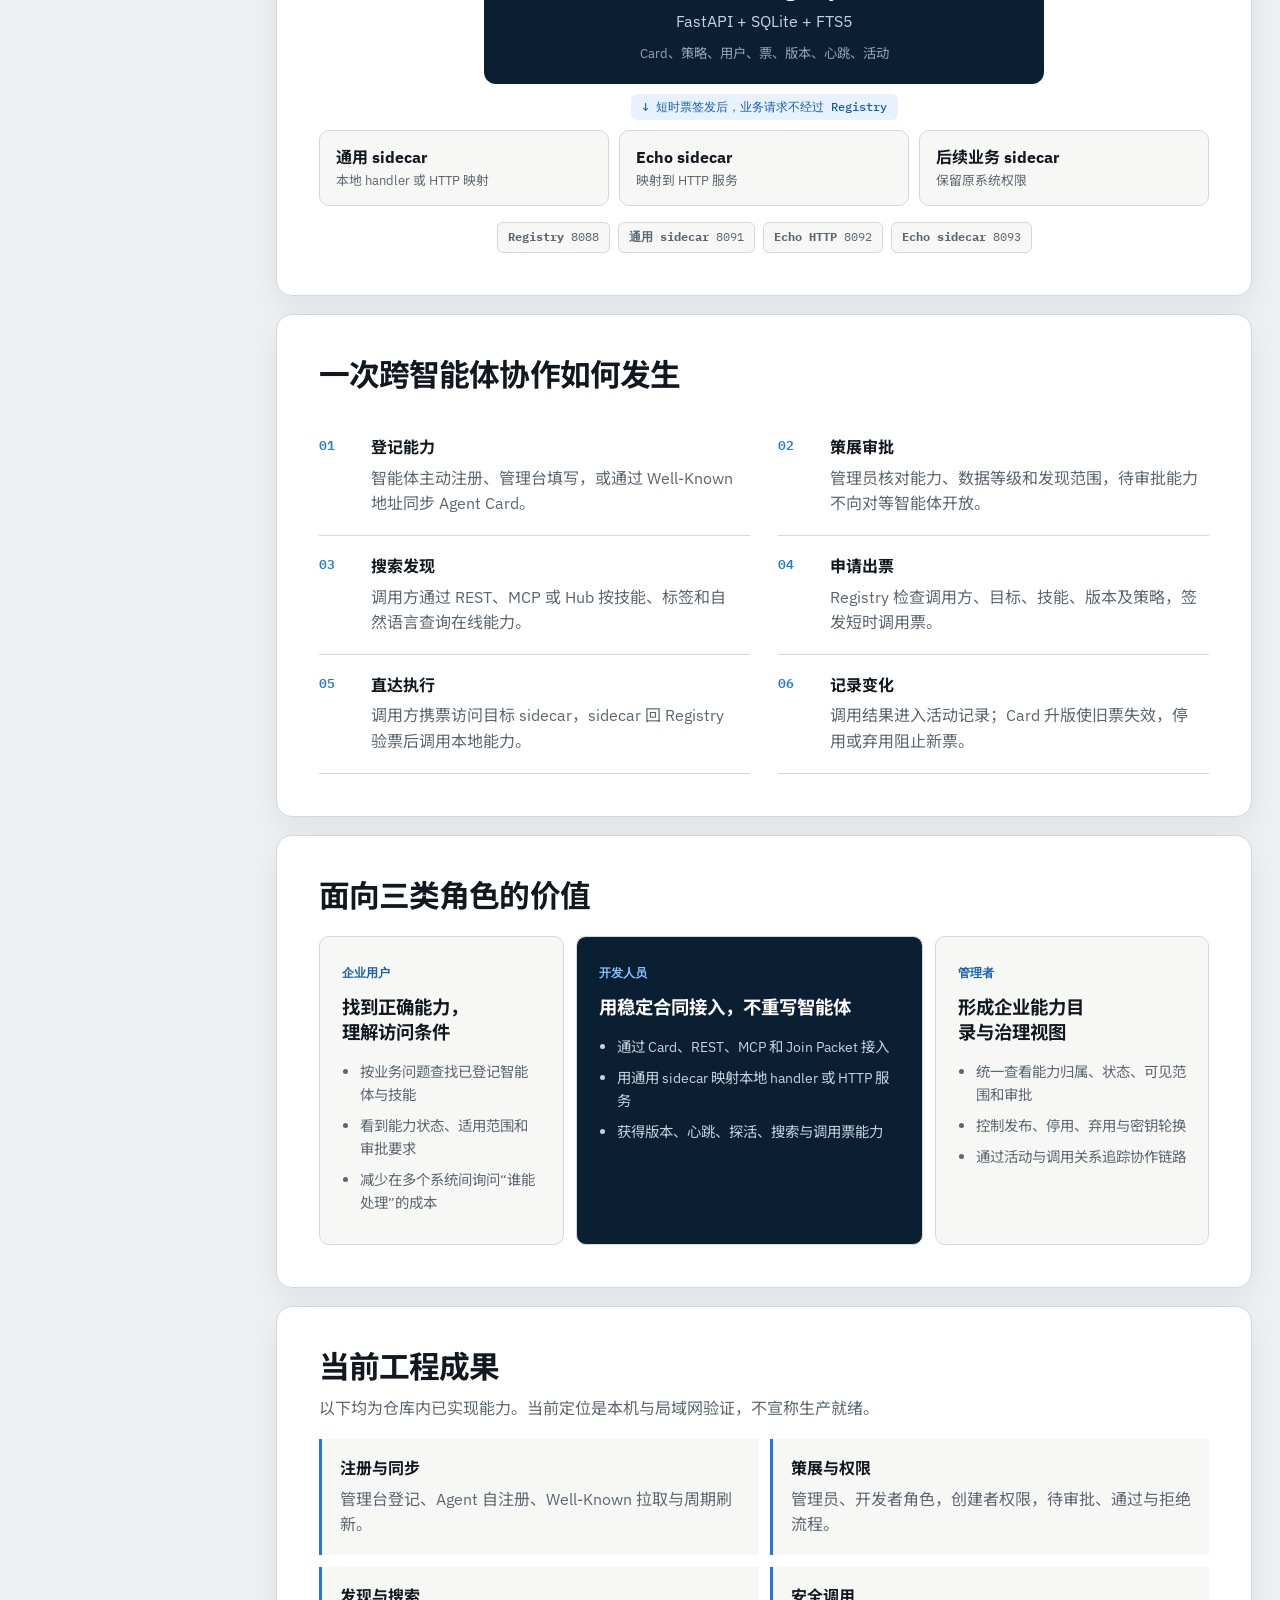
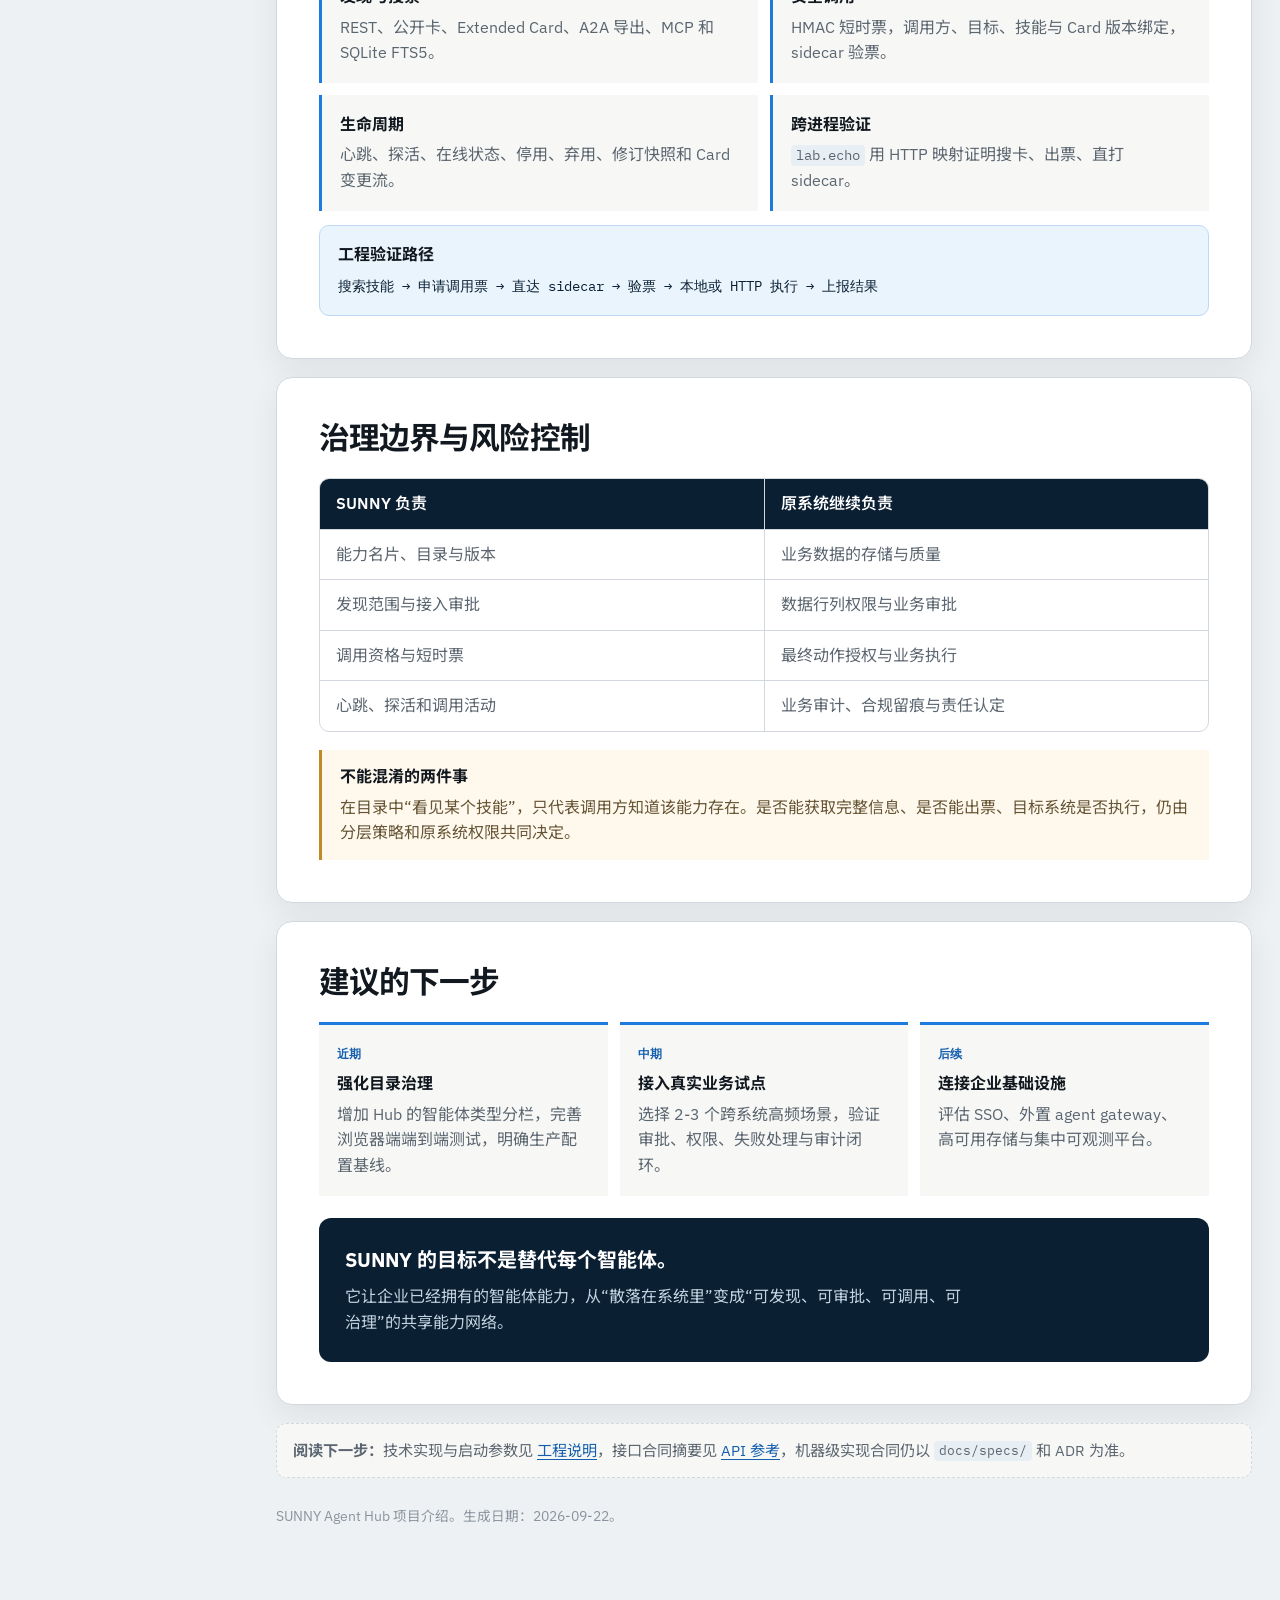
<file: docs/site/briefing.html>
<!DOCTYPE html>
<html lang="zh-CN">
<head>
  <meta charset="UTF-8" />
  <meta name="viewport" content="width=device-width, initial-scale=1" />
  <meta name="description" content="SUNNY Agent Hub 项目介绍：连接企业内分散智能体的发现、授权与调用控制面。" />
  <title>项目介绍 · SUNNY Agent Hub</title>
  <link rel="preconnect" href="https://fonts.googleapis.com" />
  <link rel="preconnect" href="https://fonts.gstatic.com" crossorigin />
  <link href="https://fonts.googleapis.com/css2?family=IBM+Plex+Mono:wght@400;500&family=IBM+Plex+Sans:wght@400;500;600;700&family=Noto+Sans+SC:wght@400;500;700&display=swap" rel="stylesheet" />
  <link rel="stylesheet" href="assets/site.css?v=20260922.1" />
</head>
<body class="report-page">
  <header class="topbar">
    <a class="brand" href="index.html">
      <img src="data:image/svg+xml,%3Csvg xmlns='http://www.w3.org/2000/svg' viewBox='0 0 32 32'%3E%3Crect width='32' height='32' rx='8' fill='%23fff'/%3E%3Ccircle cx='16' cy='16' r='7' fill='none' stroke='%230b1f33' stroke-width='1.8'/%3E%3Ccircle cx='16' cy='16' r='2' fill='%2300e676'/%3E%3C/svg%3E" alt="" width="32" height="32" />
      <span class="word">
        <small>文档站</small>
        <b>SUNNY<span class="cursor">_</span> Agent Hub</b>
      </span>
    </a>
    <nav aria-label="文档导航">
      <a href="index.html">文档门户</a>
      <a href="briefing.html" aria-current="page">项目介绍</a>
      <a href="engineering.html">工程说明</a>
      <a href="api.html">API 参考</a>
    </nav>
  </header>

  <main class="wrap doc report-layout">
    <nav class="toc" aria-label="本页目录">
      <strong>本页目录</strong>
      <ol>
        <li><a href="#summary">执行摘要</a></li>
        <li><a href="#challenge">现状与问题</a></li>
        <li><a href="#capability">能力网络</a></li>
        <li><a href="#solution">解决方案</a></li>
        <li><a href="#architecture">工程架构</a></li>
        <li><a href="#journey">协作路径</a></li>
        <li><a href="#audiences">角色价值</a></li>
        <li><a href="#delivery">当前成果</a></li>
        <li><a href="#governance">治理边界</a></li>
        <li><a href="#next">下一步</a></li>
      </ol>
      <button class="print-button" type="button" data-print>打印 / 导出 PDF</button>
    </nav>

    <div class="doc-body">
      <section class="report-cover" id="summary">
        <div>
          <p class="kicker">项目介绍</p>
          <h1><span>连接企业内分散的</span><span>智能体能力</span></h1>
          <p class="report-deck">SUNNY 建立统一的能力发现与访问控制面，让智能体在不迁移数据、不绕过权限的前提下开展协作。</p>
        </div>
        <div class="cover-principle">
          <span>核心判断</span>
          <strong>企业缺少的不是更多智能体，而是让现有智能体彼此发现并受控协作的机制。</strong>
        </div>
      </section>

      <section class="report-section executive-summary">
        <div>
          <h2>执行摘要</h2>
          <p>企业智能体通常建设在不同业务系统中。每个智能体掌握不同数据，也受不同账号、审批和审计规则约束。当前它们大多只能被所在系统内的用户使用，其他智能体既不知道其能力，也没有标准方式判断是否可以访问。</p>
          <p>SUNNY Agent Hub 将这些智能体组织成一个可治理的能力目录。它登记“谁会什么、在哪里、谁能看见、如何申请访问”，并通过短时调用票和目标侧 sidecar 建立受控调用链。</p>
        </div>
        <aside class="summary-box">
          <strong>一句话定位</strong>
          <p>企业内策展型 Agent 注册中心与调用控制面。</p>
          <strong>关键边界</strong>
          <p>发现不等于访问。Registry 不代理业务流量，数据和最终执行权限仍留在原系统。</p>
        </aside>
      </section>

      <section class="report-section" id="challenge">
        <h2>现状：能力存在，但组织不可见</h2>
        <p class="section-intro">智能体已经分布在企业各处，阻碍协作的是跨系统发现、权限表达与接入成本。</p>
        <div class="silo-map" role="img" aria-label="多个业务系统中的智能体各自拥有数据和权限，但彼此不可发现">
          <article>
            <span>经营分析系统</span>
            <strong>数据分析智能体</strong>
            <p>经营指标、报表数据</p>
            <small>数据权限 + 查询审计</small>
          </article>
          <article>
            <span>流程审批系统</span>
            <strong>审批智能体</strong>
            <p>流程状态、审批动作</p>
            <small>角色权限 + 人工审批</small>
          </article>
          <article>
            <span>研发与运维系统</span>
            <strong>运维智能体</strong>
            <p>服务状态、变更能力</p>
            <small>环境权限 + 操作审计</small>
          </article>
          <div class="silo-gap">
            <strong>不可发现</strong>
            <span>没有统一名片</span>
            <span>没有访问说明</span>
            <span>只能点对点接入</span>
          </div>
        </div>
        <div class="impact-row">
          <div><strong>重复建设</strong><p>同类能力被多次开发，已有能力难以复用。</p></div>
          <div><strong>集成脆弱</strong><p>地址、鉴权和参数写死，接口变化牵动调用方。</p></div>
          <div><strong>治理失焦</strong><p>能力边界、审批状态和版本缺少统一视图。</p></div>
          <div><strong>协作受阻</strong><p>一个智能体无法主动找到可用的企业能力。</p></div>
        </div>
      </section>

      <section class="report-section capability-model" id="capability">
        <h2>从能力网到智能体网络</h2>
        <p class="section-intro">单个智能体依赖自己能访问的数据和自身权限，通过 Tools 与 Skills 完成一个或若干任务。多个智能体用握手协作，每张能力网仍留在各自节点上。</p>
        <figure class="capability-figure map">
          <svg xmlns="http://www.w3.org/2000/svg" viewBox="20 116 1124 936" role="img" aria-label="单智能体能力网：数据、权限、工具和技能汇入智能体，并完成任务">
            <defs>
              <pattern id="capmap-dots" width="28" height="28" patternUnits="userSpaceOnUse">
                <circle cx="1" cy="1" r="0.9" fill="#143044"/>
              </pattern>
              <radialGradient id="capmap-vignette" cx="50%" cy="42%" r="68%">
                <stop offset="0%" stop-color="#0c2033" stop-opacity="0.15"/>
                <stop offset="70%" stop-color="#061018" stop-opacity="0"/>
                <stop offset="100%" stop-color="#02060c" stop-opacity="0.55"/>
              </radialGradient>
              <radialGradient id="capmap-coreglow" cx="50%" cy="50%" r="50%">
                <stop offset="0%" stop-color="#14586e" stop-opacity="0.55"/>
                <stop offset="100%" stop-color="#14586e" stop-opacity="0"/>
              </radialGradient>
              <radialGradient id="capmap-graphglow" cx="50%" cy="40%" r="60%">
                <stop offset="0%" stop-color="#0e3d42" stop-opacity="0.45"/>
                <stop offset="100%" stop-color="#0e3d42" stop-opacity="0"/>
              </radialGradient>
              <linearGradient id="capmap-topline" x1="0" y1="0" x2="1" y2="0">
                <stop offset="0%" stop-color="#3ddcff" stop-opacity="0"/>
                <stop offset="18%" stop-color="#3ddcff" stop-opacity="0.85"/>
                <stop offset="55%" stop-color="#c9b6ff" stop-opacity="0.7"/>
                <stop offset="100%" stop-color="#3ddcb0" stop-opacity="0"/>
              </linearGradient>
              <filter id="capmap-soft" x="-40%" y="-40%" width="180%" height="180%">
                <feGaussianBlur stdDeviation="2.2" result="b"/>
                <feMerge>
                  <feMergeNode in="b"/>
                  <feMergeNode in="SourceGraphic"/>
                </feMerge>
              </filter>
              <marker id="capmap-mk-cyan" viewBox="0 0 10 10" refX="8.5" refY="5" markerWidth="7" markerHeight="7" orient="auto-start-reverse">
                <path d="M1 1.6 L8.2 5 L1 8.4" fill="none" stroke="#3ddcff" stroke-width="1.6" stroke-linecap="round" stroke-linejoin="round"/>
              </marker>
              <marker id="capmap-mk-gold" viewBox="0 0 10 10" refX="8.5" refY="5" markerWidth="7" markerHeight="7" orient="auto-start-reverse">
                <path d="M1 1.6 L8.2 5 L1 8.4" fill="none" stroke="#e7b85c" stroke-width="1.6" stroke-linecap="round" stroke-linejoin="round"/>
              </marker>
              <marker id="capmap-mk-blue" viewBox="0 0 10 10" refX="8.5" refY="5" markerWidth="7" markerHeight="7" orient="auto-start-reverse">
                <path d="M1 1.6 L8.2 5 L1 8.4" fill="none" stroke="#6c9bff" stroke-width="1.6" stroke-linecap="round" stroke-linejoin="round"/>
              </marker>
              <marker id="capmap-mk-violet" viewBox="0 0 10 10" refX="8.5" refY="5" markerWidth="7" markerHeight="7" orient="auto-start-reverse">
                <path d="M1 1.6 L8.2 5 L1 8.4" fill="none" stroke="#c9b6ff" stroke-width="1.6" stroke-linecap="round" stroke-linejoin="round"/>
              </marker>
              <marker id="capmap-mk-mint" viewBox="0 0 10 10" refX="8.5" refY="5" markerWidth="7" markerHeight="7" orient="auto-start-reverse">
                <path d="M1 1.6 L8.2 5 L1 8.4" fill="none" stroke="#3ddcb0" stroke-width="1.6" stroke-linecap="round" stroke-linejoin="round"/>
              </marker>
            </defs>

            <rect width="1920" height="1080" fill="#061018"/>
            <rect width="1920" height="1080" fill="url(#capmap-dots)"/>
            <rect width="1920" height="1080" fill="url(#capmap-vignette)"/>
            <rect x="0" y="0" width="1920" height="2" fill="url(#capmap-topline)"/>

            <text x="48" y="46" fill="#7e96ad" font-family="Noto Sans SC, Noto Sans CJK SC, sans-serif" font-size="15" letter-spacing="2.4">SKILLS 能力可视化</text>
            <text x="248" y="46" fill="#3d5368" font-family="Noto Sans SC, Noto Sans CJK SC, sans-serif" font-size="15">·</text>
            <text x="270" y="46" fill="#7e96ad" font-family="Noto Sans SC, Noto Sans CJK SC, sans-serif" font-size="15" letter-spacing="2.4">AGENT 能力可视化</text>
            <text x="48" y="92" fill="#f3f8ff" font-family="Noto Sans SC, Noto Sans CJK SC, sans-serif" font-size="40" font-weight="700">智能体能力网络</text>
            <text x="1450" y="78" fill="#8aa4b8" font-family="Noto Sans SC, Noto Sans CJK SC, sans-serif" font-size="15">数据 × 权限 × Tools × Skills</text>
            <text x="1708" y="78" fill="#3ddcb0" font-family="Noto Sans SC, Noto Sans CJK SC, sans-serif" font-size="15">→  任务</text>
            <text x="1450" y="102" fill="#5e7588" font-family="Noto Sans SC, Noto Sans CJK SC, sans-serif" font-size="13">左图是一个智能体的内部；右图是多个智能体握手之后。</text>

            <!-- LEFT PANEL -->
            <g>
              <rect x="36" y="124" width="1100" height="920" rx="18" fill="#081421" stroke="#1a3c54" stroke-width="1.25"/>
              <path d="M36 148 V124 H60" fill="none" stroke="#3ddcff" stroke-width="1.6"/>
              <path d="M1112 148 V124 H1136" fill="none" stroke="#3ddcff" stroke-width="1.6"/>
              <path d="M36 1020 V1044 H60" fill="none" stroke="#1e4d66" stroke-width="1.4"/>
              <path d="M1112 1020 V1044 H1136" fill="none" stroke="#1e4d66" stroke-width="1.4"/>

              <rect x="64" y="148" width="36" height="22" rx="4" fill="#0d2a38" stroke="#3ddcff" stroke-width="1"/>
              <text x="82" y="164" text-anchor="middle" fill="#3ddcff" font-family="IBM Plex Mono, Noto Sans SC, sans-serif" font-size="12">01</text>
              <text x="112" y="166" fill="#f3f8ff" font-family="Noto Sans SC, Noto Sans CJK SC, sans-serif" font-size="22" font-weight="700">能力网</text>
              <text x="196" y="166" fill="#7e96ad" font-family="Noto Sans SC, Noto Sans CJK SC, sans-serif" font-size="14">SKILLS MAP · 单智能体</text>
              <text x="64" y="196" fill="#8aa4b8" font-family="Noto Sans SC, Noto Sans CJK SC, sans-serif" font-size="14">依赖能访问的数据与自身权限，经由 Tools 与 Skills 完成任务。技能彼此相连，成为这张网。</text>

              <circle cx="558" cy="535" r="150" fill="url(#capmap-coreglow)"/>

              <!-- connectors into the agent -->
              <g fill="none" stroke-width="1.6" stroke-linecap="round">
                <path d="M380 308 C450 308, 470 470, 512 478" stroke="#3ddcff" marker-end="url(#capmap-mk-cyan)"/>
                <path d="M736 308 C670 308, 650 470, 604 478" stroke="#e7b85c" marker-end="url(#capmap-mk-gold)"/>
                <path d="M380 762 C450 762, 470 600, 512 592" stroke="#6c9bff" marker-end="url(#capmap-mk-blue)"/>
                <path d="M736 762 C670 762, 650 600, 604 592" stroke="#c9b6ff" marker-end="url(#capmap-mk-violet)"/>
              </g>
              <path d="M558 612 L558 888" fill="none" stroke="#3ddcb0" stroke-width="1.6" marker-end="url(#capmap-mk-mint)"/>
              <rect x="568" y="724" width="52" height="22" rx="11" fill="#0c241e" stroke="#1e6b58"/>
              <text x="594" y="739" text-anchor="middle" fill="#3ddcb0" font-family="Noto Sans SC, Noto Sans CJK SC, sans-serif" font-size="12">完成</text>

              <circle cx="558" cy="535" r="96" fill="none" stroke="#1c6f86" stroke-width="1.2" stroke-dasharray="3 6"/>
              <circle cx="558" cy="535" r="74" fill="#0c2233" stroke="#3ddcff" stroke-width="1.75"/>
              <circle cx="558" cy="535" r="66" fill="none" stroke="#3ddcff" stroke-opacity="0.28"/>
              <text x="558" y="528" text-anchor="middle" fill="#f3f8ff" font-family="Noto Sans SC, Noto Sans CJK SC, sans-serif" font-size="22" font-weight="700">智能体</text>
              <text x="558" y="552" text-anchor="middle" fill="#7ec8dc" font-family="Noto Sans SC, Noto Sans CJK SC, sans-serif" font-size="12" letter-spacing="1.5">AGENT</text>

              <!-- DATA -->
              <g>
                <rect x="68" y="230" width="312" height="156" rx="14" fill="#0b1c2c" stroke="#1d6d84" stroke-width="1.25"/>
                <rect x="68" y="230" width="4" height="156" rx="2" fill="#3ddcff"/>
                <text x="92" y="262" fill="#3ddcff" font-family="Noto Sans SC, Noto Sans CJK SC, sans-serif" font-size="20" font-weight="700">数据</text>
                <text x="148" y="262" fill="#6f8da3" font-family="Noto Sans SC, Noto Sans CJK SC, sans-serif" font-size="13">DATA</text>
                <text x="92" y="290" fill="#c5d5e4" font-family="Noto Sans SC, Noto Sans CJK SC, sans-serif" font-size="14">能访问的数据</text>
                <rect x="92" y="312" width="196" height="8" rx="4" fill="#3ddcff" fill-opacity="0.85"/>
                <rect x="92" y="330" width="148" height="8" rx="4" fill="#3ddcff" fill-opacity="0.45"/>
                <rect x="92" y="348" width="112" height="8" rx="4" fill="#3ddcff" fill-opacity="0.22"/>
              </g>

              <!-- PERMISSION -->
              <g>
                <rect x="736" y="230" width="360" height="156" rx="14" fill="#0b1c2c" stroke="#8a6a32" stroke-width="1.25"/>
                <rect x="1092" y="230" width="4" height="156" rx="2" fill="#e7b85c"/>
                <text x="760" y="262" fill="#e7b85c" font-family="Noto Sans SC, Noto Sans CJK SC, sans-serif" font-size="20" font-weight="700">权限</text>
                <text x="816" y="262" fill="#6f8da3" font-family="Noto Sans SC, Noto Sans CJK SC, sans-serif" font-size="13">ACCESS</text>
                <text x="760" y="290" fill="#c5d5e4" font-family="Noto Sans SC, Noto Sans CJK SC, sans-serif" font-size="14">自身拥有的边界</text>
                <rect x="760" y="318" width="86" height="36" rx="8" fill="#1a1408" stroke="#e7b85c" stroke-opacity="0.7"/>
                <text x="803" y="341" text-anchor="middle" fill="#e7b85c" font-family="Noto Sans SC, Noto Sans CJK SC, sans-serif" font-size="13">可读</text>
                <rect x="856" y="318" width="86" height="36" rx="8" fill="#1a1408" stroke="#e7b85c" stroke-opacity="0.45"/>
                <text x="899" y="341" text-anchor="middle" fill="#e7b85c" font-family="Noto Sans SC, Noto Sans CJK SC, sans-serif" font-size="13">可写</text>
                <rect x="952" y="318" width="112" height="36" rx="8" fill="#1a1408" stroke="#e7b85c" stroke-opacity="0.3"/>
                <text x="1008" y="341" text-anchor="middle" fill="#c9a15a" font-family="Noto Sans SC, Noto Sans CJK SC, sans-serif" font-size="13">不可越界</text>
              </g>

              <!-- TOOLS -->
              <g>
                <rect x="68" y="684" width="312" height="156" rx="14" fill="#0b1c2c" stroke="#3a5f9a" stroke-width="1.25"/>
                <rect x="68" y="684" width="4" height="156" rx="2" fill="#6c9bff"/>
                <text x="92" y="716" fill="#6c9bff" font-family="Noto Sans SC, Noto Sans CJK SC, sans-serif" font-size="20" font-weight="700">工具</text>
                <text x="148" y="716" fill="#6f8da3" font-family="Noto Sans SC, Noto Sans CJK SC, sans-serif" font-size="13">TOOLS</text>
                <text x="92" y="744" fill="#c5d5e4" font-family="Noto Sans SC, Noto Sans CJK SC, sans-serif" font-size="14">用来执行动作的入口</text>
                <rect x="92" y="768" width="118" height="40" rx="8" fill="#101c30" stroke="#6c9bff" stroke-opacity="0.75"/>
                <text x="151" y="793" text-anchor="middle" fill="#9db7ef" font-family="Noto Sans SC, Noto Sans CJK SC, sans-serif" font-size="13">调用</text>
                <rect x="222" y="768" width="130" height="40" rx="8" fill="#101c30" stroke="#6c9bff" stroke-opacity="0.4"/>
                <text x="287" y="793" text-anchor="middle" fill="#9db7ef" font-family="Noto Sans SC, Noto Sans CJK SC, sans-serif" font-size="13">返回结果</text>
              </g>

              <!-- SKILLS MAP -->
              <g>
                <rect x="736" y="684" width="360" height="156" rx="14" fill="#0b1c2c" stroke="#6d5d99" stroke-width="1.25"/>
                <rect x="1092" y="684" width="4" height="156" rx="2" fill="#c9b6ff"/>
                <text x="756" y="716" fill="#c9b6ff" font-family="Noto Sans SC, Noto Sans CJK SC, sans-serif" font-size="20" font-weight="700">技能</text>
                <text x="812" y="716" fill="#6f8da3" font-family="Noto Sans SC, Noto Sans CJK SC, sans-serif" font-size="13">SKILLS</text>
                <text x="756" y="744" fill="#c5d5e4" font-family="Noto Sans SC, Noto Sans CJK SC, sans-serif" font-size="14">结成能力网</text>
                <g stroke="#c9b6ff" stroke-opacity="0.8" stroke-width="1.25" fill="none">
                  <line x1="790" y1="786" x2="900" y2="774"/>
                  <line x1="900" y1="774" x2="860" y2="812"/>
                  <line x1="860" y1="812" x2="790" y2="786"/>
                  <line x1="900" y1="774" x2="980" y2="804"/>
                  <line x1="860" y1="812" x2="980" y2="804"/>
                </g>
                <g fill="#c9b6ff" filter="url(#capmap-soft)">
                  <circle cx="790" cy="786" r="5"/>
                  <circle cx="900" cy="774" r="5"/>
                  <circle cx="860" cy="812" r="5"/>
                  <circle cx="980" cy="804" r="5"/>
                </g>
                <text x="790" y="806" text-anchor="middle" fill="#d9ccff" font-family="Noto Sans SC, Noto Sans CJK SC, sans-serif" font-size="11">技能 1</text>
                <text x="900" y="762" text-anchor="middle" fill="#d9ccff" font-family="Noto Sans SC, Noto Sans CJK SC, sans-serif" font-size="11">技能 2</text>
                <text x="848" y="830" text-anchor="middle" fill="#d9ccff" font-family="Noto Sans SC, Noto Sans CJK SC, sans-serif" font-size="11">技能 3</text>
                <text x="1004" y="808" fill="#d9ccff" font-family="Noto Sans SC, Noto Sans CJK SC, sans-serif" font-size="11">技能 4</text>
              </g>

              <!-- TASK -->
              <g>
                <rect x="68" y="888" width="1028" height="120" rx="14" fill="#0c1c22" stroke="#1e6b58" stroke-width="1.25"/>
                <rect x="68" y="888" width="1028" height="3" fill="#3ddcb0" fill-opacity="0.85"/>
                <text x="96" y="938" fill="#3ddcb0" font-family="Noto Sans SC, Noto Sans CJK SC, sans-serif" font-size="26" font-weight="700">任务</text>
                <text x="96" y="970" fill="#8aa4b8" font-family="Noto Sans SC, Noto Sans CJK SC, sans-serif" font-size="14">一个，或若干个</text>
                <line x1="250" y1="918" x2="250" y2="982" stroke="#1e4a42"/>
                <rect x="280" y="926" width="200" height="48" rx="10" fill="#10241f" stroke="#3ddcb0" stroke-opacity="0.7"/>
                <text x="380" y="956" text-anchor="middle" fill="#d8fff2" font-family="Noto Sans SC, Noto Sans CJK SC, sans-serif" font-size="16">单一任务</text>
                <rect x="500" y="926" width="220" height="48" rx="10" fill="#10241f" stroke="#3ddcb0" stroke-opacity="0.45"/>
                <text x="610" y="956" text-anchor="middle" fill="#d8fff2" font-family="Noto Sans SC, Noto Sans CJK SC, sans-serif" font-size="16">组合起来的任务</text>
                <rect x="740" y="926" width="120" height="48" rx="10" fill="#10241f" stroke="#3ddcb0" stroke-opacity="0.28"/>
                <text x="800" y="956" text-anchor="middle" fill="#8ecfb8" font-family="Noto Sans SC, Noto Sans CJK SC, sans-serif" font-size="18">···</text>
                <text x="890" y="956" fill="#6f8da3" font-family="Noto Sans SC, Noto Sans CJK SC, sans-serif" font-size="13">由上面四项共同完成</text>
              </g>
            </g>

            <!-- RIGHT PANEL -->
            <g>
              <rect x="1156" y="124" width="728" height="920" rx="18" fill="#081421" stroke="#1a3c54" stroke-width="1.25"/>
              <path d="M1156 148 V124 H1180" fill="none" stroke="#3ddcb0" stroke-width="1.6"/>
              <path d="M1860 148 V124 H1884" fill="none" stroke="#3ddcb0" stroke-width="1.6"/>
              <path d="M1156 1020 V1044 H1180" fill="none" stroke="#1e4d66" stroke-width="1.4"/>
              <path d="M1860 1020 V1044 H1884" fill="none" stroke="#1e4d66" stroke-width="1.4"/>
              <circle cx="1520" cy="460" r="220" fill="url(#capmap-graphglow)"/>

              <rect x="1184" y="148" width="36" height="22" rx="4" fill="#0e2420" stroke="#3ddcb0" stroke-width="1"/>
              <text x="1202" y="164" text-anchor="middle" fill="#3ddcb0" font-family="IBM Plex Mono, Noto Sans SC, sans-serif" font-size="12">02</text>
              <text x="1232" y="166" fill="#f3f8ff" font-family="Noto Sans SC, Noto Sans CJK SC, sans-serif" font-size="22" font-weight="700">智能体网络</text>
              <text x="1372" y="166" fill="#7e96ad" font-family="Noto Sans SC, Noto Sans CJK SC, sans-serif" font-size="14">AGENT GRAPH</text>
              <text x="1184" y="196" fill="#8aa4b8" font-family="Noto Sans SC, Noto Sans CJK SC, sans-serif" font-size="14">每个节点自带一张能力网，握手之后连成图。</text>

              <!-- edges -->
              <g fill="none" stroke="#3ddcb0" stroke-width="1.7" stroke-linecap="round">
                <path d="M1478 300 H1568" marker-start="url(#capmap-mk-mint)" marker-end="url(#capmap-mk-mint)"/>
                <path d="M1456 372 C1468 470, 1476 520, 1492 560" marker-start="url(#capmap-mk-mint)" marker-end="url(#capmap-mk-mint)"/>
                <path d="M1590 372 C1578 470, 1568 520, 1554 560" marker-start="url(#capmap-mk-mint)" marker-end="url(#capmap-mk-mint)"/>
              </g>
              <rect x="1484" y="276" width="78" height="26" rx="13" fill="#0c221c" stroke="#3ddcb0"/>
              <text x="1523" y="294" text-anchor="middle" fill="#3ddcb0" font-family="Noto Sans SC, Noto Sans CJK SC, sans-serif" font-size="13">握手</text>
              <text x="1418" y="470" text-anchor="end" fill="#3ddcb0" font-family="Noto Sans SC, Noto Sans CJK SC, sans-serif" font-size="12">握手</text>
              <text x="1628" y="470" fill="#3ddcb0" font-family="Noto Sans SC, Noto Sans CJK SC, sans-serif" font-size="12">握手</text>

              <!-- AGENT-1 -->
              <g>
                <rect x="1210" y="248" width="268" height="124" rx="14" fill="#0c1e2e" stroke="#3ddcff" stroke-width="1.4"/>
                <text x="1230" y="282" fill="#f3f8ff" font-family="Noto Sans SC, Noto Sans CJK SC, sans-serif" font-size="18" font-weight="700">AGENT-1</text>
                <g stroke="#c9b6ff" stroke-width="1.2" fill="none">
                  <line x1="1388" y1="268" x2="1424" y2="262"/>
                  <line x1="1424" y1="262" x2="1410" y2="290"/>
                  <line x1="1410" y1="290" x2="1388" y2="268"/>
                </g>
                <g fill="#c9b6ff">
                  <circle cx="1388" cy="268" r="3.5"/>
                  <circle cx="1424" cy="262" r="3.5"/>
                  <circle cx="1410" cy="290" r="3.5"/>
                </g>
                <text x="1434" y="278" fill="#c9b6ff" font-family="Noto Sans SC, Noto Sans CJK SC, sans-serif" font-size="11">能力网</text>
                <line x1="1230" y1="304" x2="1458" y2="304" stroke="#16344a"/>
                <circle cx="1236" cy="332" r="3.5" fill="#3ddcff"/>
                <text x="1246" y="336" fill="#b7c9d8" font-family="Noto Sans SC, Noto Sans CJK SC, sans-serif" font-size="12">数据</text>
                <circle cx="1296" cy="332" r="3.5" fill="#e7b85c"/>
                <text x="1306" y="336" fill="#b7c9d8" font-family="Noto Sans SC, Noto Sans CJK SC, sans-serif" font-size="12">权限</text>
                <circle cx="1356" cy="332" r="3.5" fill="#6c9bff"/>
                <text x="1366" y="336" fill="#b7c9d8" font-family="Noto Sans SC, Noto Sans CJK SC, sans-serif" font-size="12">工具</text>
                <circle cx="1416" cy="332" r="3.5" fill="#c9b6ff"/>
                <text x="1426" y="336" fill="#b7c9d8" font-family="Noto Sans SC, Noto Sans CJK SC, sans-serif" font-size="12">技能</text>
              </g>

              <!-- AGENT-2 -->
              <g>
                <rect x="1568" y="248" width="268" height="124" rx="14" fill="#0c1e2e" stroke="#3ddcff" stroke-width="1.4"/>
                <text x="1588" y="282" fill="#f3f8ff" font-family="Noto Sans SC, Noto Sans CJK SC, sans-serif" font-size="18" font-weight="700">AGENT-2</text>
                <g stroke="#c9b6ff" stroke-width="1.2" fill="none">
                  <line x1="1746" y1="268" x2="1782" y2="262"/>
                  <line x1="1782" y1="262" x2="1768" y2="290"/>
                  <line x1="1768" y1="290" x2="1746" y2="268"/>
                </g>
                <g fill="#c9b6ff">
                  <circle cx="1746" cy="268" r="3.5"/>
                  <circle cx="1782" cy="262" r="3.5"/>
                  <circle cx="1768" cy="290" r="3.5"/>
                </g>
                <text x="1792" y="278" fill="#c9b6ff" font-family="Noto Sans SC, Noto Sans CJK SC, sans-serif" font-size="11">能力网</text>
                <line x1="1588" y1="304" x2="1816" y2="304" stroke="#16344a"/>
                <circle cx="1594" cy="332" r="3.5" fill="#3ddcff"/>
                <text x="1604" y="336" fill="#b7c9d8" font-family="Noto Sans SC, Noto Sans CJK SC, sans-serif" font-size="12">数据</text>
                <circle cx="1654" cy="332" r="3.5" fill="#e7b85c"/>
                <text x="1664" y="336" fill="#b7c9d8" font-family="Noto Sans SC, Noto Sans CJK SC, sans-serif" font-size="12">权限</text>
                <circle cx="1714" cy="332" r="3.5" fill="#6c9bff"/>
                <text x="1724" y="336" fill="#b7c9d8" font-family="Noto Sans SC, Noto Sans CJK SC, sans-serif" font-size="12">工具</text>
                <circle cx="1774" cy="332" r="3.5" fill="#c9b6ff"/>
                <text x="1784" y="336" fill="#b7c9d8" font-family="Noto Sans SC, Noto Sans CJK SC, sans-serif" font-size="12">技能</text>
              </g>

              <!-- AGENT-3 -->
              <g>
                <rect x="1389" y="560" width="268" height="124" rx="14" fill="#0c1e2e" stroke="#3ddcff" stroke-width="1.4"/>
                <text x="1409" y="594" fill="#f3f8ff" font-family="Noto Sans SC, Noto Sans CJK SC, sans-serif" font-size="18" font-weight="700">AGENT-3</text>
                <g stroke="#c9b6ff" stroke-width="1.2" fill="none">
                  <line x1="1567" y1="580" x2="1603" y2="574"/>
                  <line x1="1603" y1="574" x2="1589" y2="602"/>
                  <line x1="1589" y1="602" x2="1567" y2="580"/>
                </g>
                <g fill="#c9b6ff">
                  <circle cx="1567" cy="580" r="3.5"/>
                  <circle cx="1603" cy="574" r="3.5"/>
                  <circle cx="1589" cy="602" r="3.5"/>
                </g>
                <text x="1613" y="590" fill="#c9b6ff" font-family="Noto Sans SC, Noto Sans CJK SC, sans-serif" font-size="11">能力网</text>
                <line x1="1409" y1="616" x2="1637" y2="616" stroke="#16344a"/>
                <circle cx="1415" cy="644" r="3.5" fill="#3ddcff"/>
                <text x="1425" y="648" fill="#b7c9d8" font-family="Noto Sans SC, Noto Sans CJK SC, sans-serif" font-size="12">数据</text>
                <circle cx="1475" cy="644" r="3.5" fill="#e7b85c"/>
                <text x="1485" y="648" fill="#b7c9d8" font-family="Noto Sans SC, Noto Sans CJK SC, sans-serif" font-size="12">权限</text>
                <circle cx="1535" cy="644" r="3.5" fill="#6c9bff"/>
                <text x="1545" y="648" fill="#b7c9d8" font-family="Noto Sans SC, Noto Sans CJK SC, sans-serif" font-size="12">工具</text>
                <circle cx="1595" cy="644" r="3.5" fill="#c9b6ff"/>
                <text x="1605" y="648" fill="#b7c9d8" font-family="Noto Sans SC, Noto Sans CJK SC, sans-serif" font-size="12">技能</text>
              </g>

              <!-- readout -->
              <rect x="1184" y="760" width="672" height="248" rx="14" fill="#07131c" stroke="#16344a"/>
              <text x="1212" y="800" fill="#7e96ad" font-family="Noto Sans SC, Noto Sans CJK SC, sans-serif" font-size="13" letter-spacing="2">怎么读这张图</text>
              <g font-family="Noto Sans SC, Noto Sans CJK SC, sans-serif" font-size="16" fill="#d5e4f2">
                <circle cx="1224" cy="842" r="11" fill="#0d2a38" stroke="#3ddcff"/>
                <text x="1224" y="847" text-anchor="middle" fill="#3ddcff" font-size="12">1</text>
                <text x="1248" y="848">单个智能体依赖自己能访问的数据，和自己拥有的权限。</text>

                <circle cx="1224" cy="892" r="11" fill="#12182c" stroke="#c9b6ff"/>
                <text x="1224" y="897" text-anchor="middle" fill="#c9b6ff" font-size="12">2</text>
                <text x="1248" y="898">它通过 Tools 与 Skills 完成一个或若干任务；技能连成能力网。</text>

                <circle cx="1224" cy="942" r="11" fill="#0e2420" stroke="#3ddcb0"/>
                <text x="1224" y="947" text-anchor="middle" fill="#3ddcb0" font-size="12">3</text>
                <text x="1248" y="948">多个智能体用握手协作。每张能力网，是智能体网络上的一个节点。</text>
              </g>
              <text x="1212" y="984" fill="#5e7588" font-family="Noto Sans SC, Noto Sans CJK SC, sans-serif" font-size="13">握手传递协作，不合并彼此的数据与权限。网络可以继续向外延伸。</text>
            </g>
          </svg>
          <figcaption>能力网：数据与权限决定边界，Tools 与 Skills 用来完成任务，技能节点彼此相连。</figcaption>
        </figure>
        <figure class="capability-figure graph">
          <svg xmlns="http://www.w3.org/2000/svg" viewBox="1148 116 744 936" role="img" aria-label="智能体网络：三个智能体通过双向握手协作，各自保留能力网">
            <defs>
              <pattern id="capgraph-dots" width="28" height="28" patternUnits="userSpaceOnUse">
                <circle cx="1" cy="1" r="0.9" fill="#143044"/>
              </pattern>
              <radialGradient id="capgraph-vignette" cx="50%" cy="42%" r="68%">
                <stop offset="0%" stop-color="#0c2033" stop-opacity="0.15"/>
                <stop offset="70%" stop-color="#061018" stop-opacity="0"/>
                <stop offset="100%" stop-color="#02060c" stop-opacity="0.55"/>
              </radialGradient>
              <radialGradient id="capgraph-coreglow" cx="50%" cy="50%" r="50%">
                <stop offset="0%" stop-color="#14586e" stop-opacity="0.55"/>
                <stop offset="100%" stop-color="#14586e" stop-opacity="0"/>
              </radialGradient>
              <radialGradient id="capgraph-graphglow" cx="50%" cy="40%" r="60%">
                <stop offset="0%" stop-color="#0e3d42" stop-opacity="0.45"/>
                <stop offset="100%" stop-color="#0e3d42" stop-opacity="0"/>
              </radialGradient>
              <linearGradient id="capgraph-topline" x1="0" y1="0" x2="1" y2="0">
                <stop offset="0%" stop-color="#3ddcff" stop-opacity="0"/>
                <stop offset="18%" stop-color="#3ddcff" stop-opacity="0.85"/>
                <stop offset="55%" stop-color="#c9b6ff" stop-opacity="0.7"/>
                <stop offset="100%" stop-color="#3ddcb0" stop-opacity="0"/>
              </linearGradient>
              <filter id="capgraph-soft" x="-40%" y="-40%" width="180%" height="180%">
                <feGaussianBlur stdDeviation="2.2" result="b"/>
                <feMerge>
                  <feMergeNode in="b"/>
                  <feMergeNode in="SourceGraphic"/>
                </feMerge>
              </filter>
              <marker id="capgraph-mk-cyan" viewBox="0 0 10 10" refX="8.5" refY="5" markerWidth="7" markerHeight="7" orient="auto-start-reverse">
                <path d="M1 1.6 L8.2 5 L1 8.4" fill="none" stroke="#3ddcff" stroke-width="1.6" stroke-linecap="round" stroke-linejoin="round"/>
              </marker>
              <marker id="capgraph-mk-gold" viewBox="0 0 10 10" refX="8.5" refY="5" markerWidth="7" markerHeight="7" orient="auto-start-reverse">
                <path d="M1 1.6 L8.2 5 L1 8.4" fill="none" stroke="#e7b85c" stroke-width="1.6" stroke-linecap="round" stroke-linejoin="round"/>
              </marker>
              <marker id="capgraph-mk-blue" viewBox="0 0 10 10" refX="8.5" refY="5" markerWidth="7" markerHeight="7" orient="auto-start-reverse">
                <path d="M1 1.6 L8.2 5 L1 8.4" fill="none" stroke="#6c9bff" stroke-width="1.6" stroke-linecap="round" stroke-linejoin="round"/>
              </marker>
              <marker id="capgraph-mk-violet" viewBox="0 0 10 10" refX="8.5" refY="5" markerWidth="7" markerHeight="7" orient="auto-start-reverse">
                <path d="M1 1.6 L8.2 5 L1 8.4" fill="none" stroke="#c9b6ff" stroke-width="1.6" stroke-linecap="round" stroke-linejoin="round"/>
              </marker>
              <marker id="capgraph-mk-mint" viewBox="0 0 10 10" refX="8.5" refY="5" markerWidth="7" markerHeight="7" orient="auto-start-reverse">
                <path d="M1 1.6 L8.2 5 L1 8.4" fill="none" stroke="#3ddcb0" stroke-width="1.6" stroke-linecap="round" stroke-linejoin="round"/>
              </marker>
            </defs>

            <rect width="1920" height="1080" fill="#061018"/>
            <rect width="1920" height="1080" fill="url(#capgraph-dots)"/>
            <rect width="1920" height="1080" fill="url(#capgraph-vignette)"/>
            <rect x="0" y="0" width="1920" height="2" fill="url(#capgraph-topline)"/>

            <text x="48" y="46" fill="#7e96ad" font-family="Noto Sans SC, Noto Sans CJK SC, sans-serif" font-size="15" letter-spacing="2.4">SKILLS 能力可视化</text>
            <text x="248" y="46" fill="#3d5368" font-family="Noto Sans SC, Noto Sans CJK SC, sans-serif" font-size="15">·</text>
            <text x="270" y="46" fill="#7e96ad" font-family="Noto Sans SC, Noto Sans CJK SC, sans-serif" font-size="15" letter-spacing="2.4">AGENT 能力可视化</text>
            <text x="48" y="92" fill="#f3f8ff" font-family="Noto Sans SC, Noto Sans CJK SC, sans-serif" font-size="40" font-weight="700">智能体能力网络</text>
            <text x="1450" y="78" fill="#8aa4b8" font-family="Noto Sans SC, Noto Sans CJK SC, sans-serif" font-size="15">数据 × 权限 × Tools × Skills</text>
            <text x="1708" y="78" fill="#3ddcb0" font-family="Noto Sans SC, Noto Sans CJK SC, sans-serif" font-size="15">→  任务</text>
            <text x="1450" y="102" fill="#5e7588" font-family="Noto Sans SC, Noto Sans CJK SC, sans-serif" font-size="13">左图是一个智能体的内部；右图是多个智能体握手之后。</text>

            <!-- LEFT PANEL -->
            <g>
              <rect x="36" y="124" width="1100" height="920" rx="18" fill="#081421" stroke="#1a3c54" stroke-width="1.25"/>
              <path d="M36 148 V124 H60" fill="none" stroke="#3ddcff" stroke-width="1.6"/>
              <path d="M1112 148 V124 H1136" fill="none" stroke="#3ddcff" stroke-width="1.6"/>
              <path d="M36 1020 V1044 H60" fill="none" stroke="#1e4d66" stroke-width="1.4"/>
              <path d="M1112 1020 V1044 H1136" fill="none" stroke="#1e4d66" stroke-width="1.4"/>

              <rect x="64" y="148" width="36" height="22" rx="4" fill="#0d2a38" stroke="#3ddcff" stroke-width="1"/>
              <text x="82" y="164" text-anchor="middle" fill="#3ddcff" font-family="IBM Plex Mono, Noto Sans SC, sans-serif" font-size="12">01</text>
              <text x="112" y="166" fill="#f3f8ff" font-family="Noto Sans SC, Noto Sans CJK SC, sans-serif" font-size="22" font-weight="700">能力网</text>
              <text x="196" y="166" fill="#7e96ad" font-family="Noto Sans SC, Noto Sans CJK SC, sans-serif" font-size="14">SKILLS MAP · 单智能体</text>
              <text x="64" y="196" fill="#8aa4b8" font-family="Noto Sans SC, Noto Sans CJK SC, sans-serif" font-size="14">依赖能访问的数据与自身权限，经由 Tools 与 Skills 完成任务。技能彼此相连，成为这张网。</text>

              <circle cx="558" cy="535" r="150" fill="url(#capgraph-coreglow)"/>

              <!-- connectors into the agent -->
              <g fill="none" stroke-width="1.6" stroke-linecap="round">
                <path d="M380 308 C450 308, 470 470, 512 478" stroke="#3ddcff" marker-end="url(#capgraph-mk-cyan)"/>
                <path d="M736 308 C670 308, 650 470, 604 478" stroke="#e7b85c" marker-end="url(#capgraph-mk-gold)"/>
                <path d="M380 762 C450 762, 470 600, 512 592" stroke="#6c9bff" marker-end="url(#capgraph-mk-blue)"/>
                <path d="M736 762 C670 762, 650 600, 604 592" stroke="#c9b6ff" marker-end="url(#capgraph-mk-violet)"/>
              </g>
              <path d="M558 612 L558 888" fill="none" stroke="#3ddcb0" stroke-width="1.6" marker-end="url(#capgraph-mk-mint)"/>
              <rect x="568" y="724" width="52" height="22" rx="11" fill="#0c241e" stroke="#1e6b58"/>
              <text x="594" y="739" text-anchor="middle" fill="#3ddcb0" font-family="Noto Sans SC, Noto Sans CJK SC, sans-serif" font-size="12">完成</text>

              <circle cx="558" cy="535" r="96" fill="none" stroke="#1c6f86" stroke-width="1.2" stroke-dasharray="3 6"/>
              <circle cx="558" cy="535" r="74" fill="#0c2233" stroke="#3ddcff" stroke-width="1.75"/>
              <circle cx="558" cy="535" r="66" fill="none" stroke="#3ddcff" stroke-opacity="0.28"/>
              <text x="558" y="528" text-anchor="middle" fill="#f3f8ff" font-family="Noto Sans SC, Noto Sans CJK SC, sans-serif" font-size="22" font-weight="700">智能体</text>
              <text x="558" y="552" text-anchor="middle" fill="#7ec8dc" font-family="Noto Sans SC, Noto Sans CJK SC, sans-serif" font-size="12" letter-spacing="1.5">AGENT</text>

              <!-- DATA -->
              <g>
                <rect x="68" y="230" width="312" height="156" rx="14" fill="#0b1c2c" stroke="#1d6d84" stroke-width="1.25"/>
                <rect x="68" y="230" width="4" height="156" rx="2" fill="#3ddcff"/>
                <text x="92" y="262" fill="#3ddcff" font-family="Noto Sans SC, Noto Sans CJK SC, sans-serif" font-size="20" font-weight="700">数据</text>
                <text x="148" y="262" fill="#6f8da3" font-family="Noto Sans SC, Noto Sans CJK SC, sans-serif" font-size="13">DATA</text>
                <text x="92" y="290" fill="#c5d5e4" font-family="Noto Sans SC, Noto Sans CJK SC, sans-serif" font-size="14">能访问的数据</text>
                <rect x="92" y="312" width="196" height="8" rx="4" fill="#3ddcff" fill-opacity="0.85"/>
                <rect x="92" y="330" width="148" height="8" rx="4" fill="#3ddcff" fill-opacity="0.45"/>
                <rect x="92" y="348" width="112" height="8" rx="4" fill="#3ddcff" fill-opacity="0.22"/>
              </g>

              <!-- PERMISSION -->
              <g>
                <rect x="736" y="230" width="360" height="156" rx="14" fill="#0b1c2c" stroke="#8a6a32" stroke-width="1.25"/>
                <rect x="1092" y="230" width="4" height="156" rx="2" fill="#e7b85c"/>
                <text x="760" y="262" fill="#e7b85c" font-family="Noto Sans SC, Noto Sans CJK SC, sans-serif" font-size="20" font-weight="700">权限</text>
                <text x="816" y="262" fill="#6f8da3" font-family="Noto Sans SC, Noto Sans CJK SC, sans-serif" font-size="13">ACCESS</text>
                <text x="760" y="290" fill="#c5d5e4" font-family="Noto Sans SC, Noto Sans CJK SC, sans-serif" font-size="14">自身拥有的边界</text>
                <rect x="760" y="318" width="86" height="36" rx="8" fill="#1a1408" stroke="#e7b85c" stroke-opacity="0.7"/>
                <text x="803" y="341" text-anchor="middle" fill="#e7b85c" font-family="Noto Sans SC, Noto Sans CJK SC, sans-serif" font-size="13">可读</text>
                <rect x="856" y="318" width="86" height="36" rx="8" fill="#1a1408" stroke="#e7b85c" stroke-opacity="0.45"/>
                <text x="899" y="341" text-anchor="middle" fill="#e7b85c" font-family="Noto Sans SC, Noto Sans CJK SC, sans-serif" font-size="13">可写</text>
                <rect x="952" y="318" width="112" height="36" rx="8" fill="#1a1408" stroke="#e7b85c" stroke-opacity="0.3"/>
                <text x="1008" y="341" text-anchor="middle" fill="#c9a15a" font-family="Noto Sans SC, Noto Sans CJK SC, sans-serif" font-size="13">不可越界</text>
              </g>

              <!-- TOOLS -->
              <g>
                <rect x="68" y="684" width="312" height="156" rx="14" fill="#0b1c2c" stroke="#3a5f9a" stroke-width="1.25"/>
                <rect x="68" y="684" width="4" height="156" rx="2" fill="#6c9bff"/>
                <text x="92" y="716" fill="#6c9bff" font-family="Noto Sans SC, Noto Sans CJK SC, sans-serif" font-size="20" font-weight="700">工具</text>
                <text x="148" y="716" fill="#6f8da3" font-family="Noto Sans SC, Noto Sans CJK SC, sans-serif" font-size="13">TOOLS</text>
                <text x="92" y="744" fill="#c5d5e4" font-family="Noto Sans SC, Noto Sans CJK SC, sans-serif" font-size="14">用来执行动作的入口</text>
                <rect x="92" y="768" width="118" height="40" rx="8" fill="#101c30" stroke="#6c9bff" stroke-opacity="0.75"/>
                <text x="151" y="793" text-anchor="middle" fill="#9db7ef" font-family="Noto Sans SC, Noto Sans CJK SC, sans-serif" font-size="13">调用</text>
                <rect x="222" y="768" width="130" height="40" rx="8" fill="#101c30" stroke="#6c9bff" stroke-opacity="0.4"/>
                <text x="287" y="793" text-anchor="middle" fill="#9db7ef" font-family="Noto Sans SC, Noto Sans CJK SC, sans-serif" font-size="13">返回结果</text>
              </g>

              <!-- SKILLS MAP -->
              <g>
                <rect x="736" y="684" width="360" height="156" rx="14" fill="#0b1c2c" stroke="#6d5d99" stroke-width="1.25"/>
                <rect x="1092" y="684" width="4" height="156" rx="2" fill="#c9b6ff"/>
                <text x="756" y="716" fill="#c9b6ff" font-family="Noto Sans SC, Noto Sans CJK SC, sans-serif" font-size="20" font-weight="700">技能</text>
                <text x="812" y="716" fill="#6f8da3" font-family="Noto Sans SC, Noto Sans CJK SC, sans-serif" font-size="13">SKILLS</text>
                <text x="756" y="744" fill="#c5d5e4" font-family="Noto Sans SC, Noto Sans CJK SC, sans-serif" font-size="14">结成能力网</text>
                <g stroke="#c9b6ff" stroke-opacity="0.8" stroke-width="1.25" fill="none">
                  <line x1="790" y1="786" x2="900" y2="774"/>
                  <line x1="900" y1="774" x2="860" y2="812"/>
                  <line x1="860" y1="812" x2="790" y2="786"/>
                  <line x1="900" y1="774" x2="980" y2="804"/>
                  <line x1="860" y1="812" x2="980" y2="804"/>
                </g>
                <g fill="#c9b6ff" filter="url(#capgraph-soft)">
                  <circle cx="790" cy="786" r="5"/>
                  <circle cx="900" cy="774" r="5"/>
                  <circle cx="860" cy="812" r="5"/>
                  <circle cx="980" cy="804" r="5"/>
                </g>
                <text x="790" y="806" text-anchor="middle" fill="#d9ccff" font-family="Noto Sans SC, Noto Sans CJK SC, sans-serif" font-size="11">技能 1</text>
                <text x="900" y="762" text-anchor="middle" fill="#d9ccff" font-family="Noto Sans SC, Noto Sans CJK SC, sans-serif" font-size="11">技能 2</text>
                <text x="848" y="830" text-anchor="middle" fill="#d9ccff" font-family="Noto Sans SC, Noto Sans CJK SC, sans-serif" font-size="11">技能 3</text>
                <text x="1004" y="808" fill="#d9ccff" font-family="Noto Sans SC, Noto Sans CJK SC, sans-serif" font-size="11">技能 4</text>
              </g>

              <!-- TASK -->
              <g>
                <rect x="68" y="888" width="1028" height="120" rx="14" fill="#0c1c22" stroke="#1e6b58" stroke-width="1.25"/>
                <rect x="68" y="888" width="1028" height="3" fill="#3ddcb0" fill-opacity="0.85"/>
                <text x="96" y="938" fill="#3ddcb0" font-family="Noto Sans SC, Noto Sans CJK SC, sans-serif" font-size="26" font-weight="700">任务</text>
                <text x="96" y="970" fill="#8aa4b8" font-family="Noto Sans SC, Noto Sans CJK SC, sans-serif" font-size="14">一个，或若干个</text>
                <line x1="250" y1="918" x2="250" y2="982" stroke="#1e4a42"/>
                <rect x="280" y="926" width="200" height="48" rx="10" fill="#10241f" stroke="#3ddcb0" stroke-opacity="0.7"/>
                <text x="380" y="956" text-anchor="middle" fill="#d8fff2" font-family="Noto Sans SC, Noto Sans CJK SC, sans-serif" font-size="16">单一任务</text>
                <rect x="500" y="926" width="220" height="48" rx="10" fill="#10241f" stroke="#3ddcb0" stroke-opacity="0.45"/>
                <text x="610" y="956" text-anchor="middle" fill="#d8fff2" font-family="Noto Sans SC, Noto Sans CJK SC, sans-serif" font-size="16">组合起来的任务</text>
                <rect x="740" y="926" width="120" height="48" rx="10" fill="#10241f" stroke="#3ddcb0" stroke-opacity="0.28"/>
                <text x="800" y="956" text-anchor="middle" fill="#8ecfb8" font-family="Noto Sans SC, Noto Sans CJK SC, sans-serif" font-size="18">···</text>
                <text x="890" y="956" fill="#6f8da3" font-family="Noto Sans SC, Noto Sans CJK SC, sans-serif" font-size="13">由上面四项共同完成</text>
              </g>
            </g>

            <!-- RIGHT PANEL -->
            <g>
              <rect x="1156" y="124" width="728" height="920" rx="18" fill="#081421" stroke="#1a3c54" stroke-width="1.25"/>
              <path d="M1156 148 V124 H1180" fill="none" stroke="#3ddcb0" stroke-width="1.6"/>
              <path d="M1860 148 V124 H1884" fill="none" stroke="#3ddcb0" stroke-width="1.6"/>
              <path d="M1156 1020 V1044 H1180" fill="none" stroke="#1e4d66" stroke-width="1.4"/>
              <path d="M1860 1020 V1044 H1884" fill="none" stroke="#1e4d66" stroke-width="1.4"/>
              <circle cx="1520" cy="460" r="220" fill="url(#capgraph-graphglow)"/>

              <rect x="1184" y="148" width="36" height="22" rx="4" fill="#0e2420" stroke="#3ddcb0" stroke-width="1"/>
              <text x="1202" y="164" text-anchor="middle" fill="#3ddcb0" font-family="IBM Plex Mono, Noto Sans SC, sans-serif" font-size="12">02</text>
              <text x="1232" y="166" fill="#f3f8ff" font-family="Noto Sans SC, Noto Sans CJK SC, sans-serif" font-size="22" font-weight="700">智能体网络</text>
              <text x="1372" y="166" fill="#7e96ad" font-family="Noto Sans SC, Noto Sans CJK SC, sans-serif" font-size="14">AGENT GRAPH</text>
              <text x="1184" y="196" fill="#8aa4b8" font-family="Noto Sans SC, Noto Sans CJK SC, sans-serif" font-size="14">每个节点自带一张能力网，握手之后连成图。</text>

              <!-- edges -->
              <g fill="none" stroke="#3ddcb0" stroke-width="1.7" stroke-linecap="round">
                <path d="M1478 300 H1568" marker-start="url(#capgraph-mk-mint)" marker-end="url(#capgraph-mk-mint)"/>
                <path d="M1456 372 C1468 470, 1476 520, 1492 560" marker-start="url(#capgraph-mk-mint)" marker-end="url(#capgraph-mk-mint)"/>
                <path d="M1590 372 C1578 470, 1568 520, 1554 560" marker-start="url(#capgraph-mk-mint)" marker-end="url(#capgraph-mk-mint)"/>
              </g>
              <rect x="1484" y="276" width="78" height="26" rx="13" fill="#0c221c" stroke="#3ddcb0"/>
              <text x="1523" y="294" text-anchor="middle" fill="#3ddcb0" font-family="Noto Sans SC, Noto Sans CJK SC, sans-serif" font-size="13">握手</text>
              <text x="1418" y="470" text-anchor="end" fill="#3ddcb0" font-family="Noto Sans SC, Noto Sans CJK SC, sans-serif" font-size="12">握手</text>
              <text x="1628" y="470" fill="#3ddcb0" font-family="Noto Sans SC, Noto Sans CJK SC, sans-serif" font-size="12">握手</text>

              <!-- AGENT-1 -->
              <g>
                <rect x="1210" y="248" width="268" height="124" rx="14" fill="#0c1e2e" stroke="#3ddcff" stroke-width="1.4"/>
                <text x="1230" y="282" fill="#f3f8ff" font-family="Noto Sans SC, Noto Sans CJK SC, sans-serif" font-size="18" font-weight="700">AGENT-1</text>
                <g stroke="#c9b6ff" stroke-width="1.2" fill="none">
                  <line x1="1388" y1="268" x2="1424" y2="262"/>
                  <line x1="1424" y1="262" x2="1410" y2="290"/>
                  <line x1="1410" y1="290" x2="1388" y2="268"/>
                </g>
                <g fill="#c9b6ff">
                  <circle cx="1388" cy="268" r="3.5"/>
                  <circle cx="1424" cy="262" r="3.5"/>
                  <circle cx="1410" cy="290" r="3.5"/>
                </g>
                <text x="1434" y="278" fill="#c9b6ff" font-family="Noto Sans SC, Noto Sans CJK SC, sans-serif" font-size="11">能力网</text>
                <line x1="1230" y1="304" x2="1458" y2="304" stroke="#16344a"/>
                <circle cx="1236" cy="332" r="3.5" fill="#3ddcff"/>
                <text x="1246" y="336" fill="#b7c9d8" font-family="Noto Sans SC, Noto Sans CJK SC, sans-serif" font-size="12">数据</text>
                <circle cx="1296" cy="332" r="3.5" fill="#e7b85c"/>
                <text x="1306" y="336" fill="#b7c9d8" font-family="Noto Sans SC, Noto Sans CJK SC, sans-serif" font-size="12">权限</text>
                <circle cx="1356" cy="332" r="3.5" fill="#6c9bff"/>
                <text x="1366" y="336" fill="#b7c9d8" font-family="Noto Sans SC, Noto Sans CJK SC, sans-serif" font-size="12">工具</text>
                <circle cx="1416" cy="332" r="3.5" fill="#c9b6ff"/>
                <text x="1426" y="336" fill="#b7c9d8" font-family="Noto Sans SC, Noto Sans CJK SC, sans-serif" font-size="12">技能</text>
              </g>

              <!-- AGENT-2 -->
              <g>
                <rect x="1568" y="248" width="268" height="124" rx="14" fill="#0c1e2e" stroke="#3ddcff" stroke-width="1.4"/>
                <text x="1588" y="282" fill="#f3f8ff" font-family="Noto Sans SC, Noto Sans CJK SC, sans-serif" font-size="18" font-weight="700">AGENT-2</text>
                <g stroke="#c9b6ff" stroke-width="1.2" fill="none">
                  <line x1="1746" y1="268" x2="1782" y2="262"/>
                  <line x1="1782" y1="262" x2="1768" y2="290"/>
                  <line x1="1768" y1="290" x2="1746" y2="268"/>
                </g>
                <g fill="#c9b6ff">
                  <circle cx="1746" cy="268" r="3.5"/>
                  <circle cx="1782" cy="262" r="3.5"/>
                  <circle cx="1768" cy="290" r="3.5"/>
                </g>
                <text x="1792" y="278" fill="#c9b6ff" font-family="Noto Sans SC, Noto Sans CJK SC, sans-serif" font-size="11">能力网</text>
                <line x1="1588" y1="304" x2="1816" y2="304" stroke="#16344a"/>
                <circle cx="1594" cy="332" r="3.5" fill="#3ddcff"/>
                <text x="1604" y="336" fill="#b7c9d8" font-family="Noto Sans SC, Noto Sans CJK SC, sans-serif" font-size="12">数据</text>
                <circle cx="1654" cy="332" r="3.5" fill="#e7b85c"/>
                <text x="1664" y="336" fill="#b7c9d8" font-family="Noto Sans SC, Noto Sans CJK SC, sans-serif" font-size="12">权限</text>
                <circle cx="1714" cy="332" r="3.5" fill="#6c9bff"/>
                <text x="1724" y="336" fill="#b7c9d8" font-family="Noto Sans SC, Noto Sans CJK SC, sans-serif" font-size="12">工具</text>
                <circle cx="1774" cy="332" r="3.5" fill="#c9b6ff"/>
                <text x="1784" y="336" fill="#b7c9d8" font-family="Noto Sans SC, Noto Sans CJK SC, sans-serif" font-size="12">技能</text>
              </g>

              <!-- AGENT-3 -->
              <g>
                <rect x="1389" y="560" width="268" height="124" rx="14" fill="#0c1e2e" stroke="#3ddcff" stroke-width="1.4"/>
                <text x="1409" y="594" fill="#f3f8ff" font-family="Noto Sans SC, Noto Sans CJK SC, sans-serif" font-size="18" font-weight="700">AGENT-3</text>
                <g stroke="#c9b6ff" stroke-width="1.2" fill="none">
                  <line x1="1567" y1="580" x2="1603" y2="574"/>
                  <line x1="1603" y1="574" x2="1589" y2="602"/>
                  <line x1="1589" y1="602" x2="1567" y2="580"/>
                </g>
                <g fill="#c9b6ff">
                  <circle cx="1567" cy="580" r="3.5"/>
                  <circle cx="1603" cy="574" r="3.5"/>
                  <circle cx="1589" cy="602" r="3.5"/>
                </g>
                <text x="1613" y="590" fill="#c9b6ff" font-family="Noto Sans SC, Noto Sans CJK SC, sans-serif" font-size="11">能力网</text>
                <line x1="1409" y1="616" x2="1637" y2="616" stroke="#16344a"/>
                <circle cx="1415" cy="644" r="3.5" fill="#3ddcff"/>
                <text x="1425" y="648" fill="#b7c9d8" font-family="Noto Sans SC, Noto Sans CJK SC, sans-serif" font-size="12">数据</text>
                <circle cx="1475" cy="644" r="3.5" fill="#e7b85c"/>
                <text x="1485" y="648" fill="#b7c9d8" font-family="Noto Sans SC, Noto Sans CJK SC, sans-serif" font-size="12">权限</text>
                <circle cx="1535" cy="644" r="3.5" fill="#6c9bff"/>
                <text x="1545" y="648" fill="#b7c9d8" font-family="Noto Sans SC, Noto Sans CJK SC, sans-serif" font-size="12">工具</text>
                <circle cx="1595" cy="644" r="3.5" fill="#c9b6ff"/>
                <text x="1605" y="648" fill="#b7c9d8" font-family="Noto Sans SC, Noto Sans CJK SC, sans-serif" font-size="12">技能</text>
              </g>

              <!-- readout -->
              <rect x="1184" y="760" width="672" height="248" rx="14" fill="#07131c" stroke="#16344a"/>
              <text x="1212" y="800" fill="#7e96ad" font-family="Noto Sans SC, Noto Sans CJK SC, sans-serif" font-size="13" letter-spacing="2">怎么读这张图</text>
              <g font-family="Noto Sans SC, Noto Sans CJK SC, sans-serif" font-size="16" fill="#d5e4f2">
                <circle cx="1224" cy="842" r="11" fill="#0d2a38" stroke="#3ddcff"/>
                <text x="1224" y="847" text-anchor="middle" fill="#3ddcff" font-size="12">1</text>
                <text x="1248" y="848">单个智能体依赖自己能访问的数据，和自己拥有的权限。</text>

                <circle cx="1224" cy="892" r="11" fill="#12182c" stroke="#c9b6ff"/>
                <text x="1224" y="897" text-anchor="middle" fill="#c9b6ff" font-size="12">2</text>
                <text x="1248" y="898">它通过 Tools 与 Skills 完成一个或若干任务；技能连成能力网。</text>

                <circle cx="1224" cy="942" r="11" fill="#0e2420" stroke="#3ddcb0"/>
                <text x="1224" y="947" text-anchor="middle" fill="#3ddcb0" font-size="12">3</text>
                <text x="1248" y="948">多个智能体用握手协作。每张能力网，是智能体网络上的一个节点。</text>
              </g>
              <text x="1212" y="984" fill="#5e7588" font-family="Noto Sans SC, Noto Sans CJK SC, sans-serif" font-size="13">握手传递协作，不合并彼此的数据与权限。网络可以继续向外延伸。</text>
            </g>
          </svg>
          <figcaption>智能体网络：握手是双向协作。各方继续持有自己的数据、权限、工具和技能，网络可以继续延伸。</figcaption>
        </figure>
      </section>

      <section class="report-section" id="solution">
        <h2>方案：在现有系统之上增加控制面</h2>
        <p class="section-intro">SUNNY 不建设新的数据孤岛，而是用标准名片、策略门闩和薄适配器连接已有智能体。</p>
        <div class="solution-layers">
          <div class="layer consumers">
            <span>使用入口</span>
            <strong>用户、业务智能体、开发工具、MCP 客户端</strong>
          </div>
          <div class="layer hub">
            <span>SUNNY 控制面</span>
            <strong>能力目录 + 搜索发现 + 审批策略 + 短时出票 + 活动追踪</strong>
          </div>
          <div class="layer systems">
            <span>原有执行面</span>
            <strong>各业务智能体 + sidecar + 原系统数据与权限</strong>
          </div>
        </div>
        <div class="principle-grid">
          <article><strong>能力有名片</strong><p>Agent Card 描述技能、输入、可见范围、数据等级与接口。</p></article>
          <article><strong>访问有门闩</strong><p>公开、内部、受限、待审批、停用与弃用状态决定是否出票。</p></article>
          <article><strong>调用有凭证</strong><p>调用方取得绑定目标、技能和版本的 HMAC 短时票。</p></article>
          <article><strong>执行留原处</strong><p>请求直达目标 sidecar，原系统继续掌握数据与最终执行。</p></article>
        </div>
      </section>

      <section class="report-section" id="architecture">
        <h2>工程架构：控制面与业务执行分离</h2>
        <p class="section-intro">Registry 负责“能否发现和能否调用”，sidecar 负责“验证后如何执行”。</p>
        <div class="report-architecture" role="img" aria-label="调用方通过 REST、MCP 或 Hub 发现能力并向 Registry 申请调用票，随后直达目标 sidecar 执行业务">
          <div class="ra-callers">
            <article><strong>业务用户</strong><span>Hub 管理台</span></article>
            <article><strong>调用智能体</strong><span>REST / Client</span></article>
            <article><strong>开发工具</strong><span>MCP stdio</span></article>
          </div>
          <div class="ra-arrow">登记、发现、审批、出票</div>
          <article class="ra-registry">
            <span>控制面</span>
            <strong>SUNNY Registry</strong>
            <p>FastAPI + SQLite + FTS5</p>
            <small>Card、策略、用户、票、版本、心跳、活动</small>
          </article>
          <div class="ra-direct">短时票签发后，业务请求不经过 Registry</div>
          <div class="ra-targets">
            <article><strong>通用 sidecar</strong><span>本地 handler 或 HTTP 映射</span></article>
            <article><strong>Echo sidecar</strong><span>映射到 HTTP 服务</span></article>
            <article><strong>后续业务 sidecar</strong><span>保留原系统权限</span></article>
          </div>
        </div>
        <div class="fact-strip">
          <span><strong>Registry</strong> 8088</span>
          <span><strong>通用 sidecar</strong> 8091</span>
          <span><strong>Echo HTTP</strong> 8092</span>
          <span><strong>Echo sidecar</strong> 8093</span>
        </div>
      </section>

      <section class="report-section" id="journey">
        <h2>一次跨智能体协作如何发生</h2>
        <ol class="journey">
          <li><strong>登记能力</strong><p>智能体主动注册、管理台填写，或通过 Well-Known 地址同步 Agent Card。</p></li>
          <li><strong>策展审批</strong><p>管理员核对能力、数据等级和发现范围，待审批能力不向对等智能体开放。</p></li>
          <li><strong>搜索发现</strong><p>调用方通过 REST、MCP 或 Hub 按技能、标签和自然语言查询在线能力。</p></li>
          <li><strong>申请出票</strong><p>Registry 检查调用方、目标、技能、版本及策略，签发短时调用票。</p></li>
          <li><strong>直达执行</strong><p>调用方携票访问目标 sidecar，sidecar 回 Registry 验票后调用本地能力。</p></li>
          <li><strong>记录变化</strong><p>调用结果进入活动记录；Card 升版使旧票失效，停用或弃用阻止新票。</p></li>
        </ol>
      </section>

      <section class="report-section" id="audiences">
        <h2>面向三类角色的价值</h2>
        <div class="audience-panels">
          <article>
            <span>企业用户</span>
            <h3>找到正确能力，理解访问条件</h3>
            <ul>
              <li>按业务问题查找已登记智能体与技能</li>
              <li>看到能力状态、适用范围和审批要求</li>
              <li>减少在多个系统间询问“谁能处理”的成本</li>
            </ul>
          </article>
          <article>
            <span>开发人员</span>
            <h3>用稳定合同接入，不重写智能体</h3>
            <ul>
              <li>通过 Card、REST、MCP 和 Join Packet 接入</li>
              <li>用通用 sidecar 映射本地 handler 或 HTTP 服务</li>
              <li>获得版本、心跳、探活、搜索与调用票能力</li>
            </ul>
          </article>
          <article>
            <span>管理者</span>
            <h3>形成企业能力目录与治理视图</h3>
            <ul>
              <li>统一查看能力归属、状态、可见范围和审批</li>
              <li>控制发布、停用、弃用与密钥轮换</li>
              <li>通过活动与调用关系追踪协作链路</li>
            </ul>
          </article>
        </div>
      </section>

      <section class="report-section" id="delivery">
        <h2>当前工程成果</h2>
        <p class="section-intro">以下均为仓库内已实现能力。当前定位是本机与局域网验证，不宣称生产就绪。</p>
        <div class="delivery-grid">
          <article><strong>注册与同步</strong><p>管理台登记、Agent 自注册、Well-Known 拉取与周期刷新。</p></article>
          <article><strong>策展与权限</strong><p>管理员、开发者角色，创建者权限，待审批、通过与拒绝流程。</p></article>
          <article><strong>发现与搜索</strong><p>REST、公开卡、Extended Card、A2A 导出、MCP 和 SQLite FTS5。</p></article>
          <article><strong>安全调用</strong><p>HMAC 短时票，调用方、目标、技能与 Card 版本绑定，sidecar 验票。</p></article>
          <article><strong>生命周期</strong><p>心跳、探活、在线状态、停用、弃用、修订快照和 Card 变更流。</p></article>
          <article><strong>跨进程验证</strong><p><code>lab.echo</code> 用 HTTP 映射证明搜卡、出票、直打 sidecar。</p></article>
        </div>
        <div class="evidence">
          <strong>工程验证路径</strong>
          <code>搜索技能 → 申请调用票 → 直达 sidecar → 验票 → 本地或 HTTP 执行 → 上报结果</code>
        </div>
      </section>

      <section class="report-section" id="governance">
        <h2>治理边界与风险控制</h2>
        <div class="governance-matrix">
          <div class="matrix-head"><span>SUNNY 负责</span><span>原系统继续负责</span></div>
          <div><span>能力名片、目录与版本</span><span>业务数据的存储与质量</span></div>
          <div><span>发现范围与接入审批</span><span>数据行列权限与业务审批</span></div>
          <div><span>调用资格与短时票</span><span>最终动作授权与业务执行</span></div>
          <div><span>心跳、探活和调用活动</span><span>业务审计、合规留痕与责任认定</span></div>
        </div>
        <div class="risk-callout">
          <strong>不能混淆的两件事</strong>
          <p>在目录中“看见某个技能”，只代表调用方知道该能力存在。是否能获取完整信息、是否能出票、目标系统是否执行，仍由分层策略和原系统权限共同决定。</p>
        </div>
      </section>

      <section class="report-section" id="next">
        <h2>建议的下一步</h2>
        <div class="next-grid">
          <article>
            <span>近期</span>
            <strong>强化目录治理</strong>
            <p>增加 Hub 的智能体类型分栏，完善浏览器端端到端测试，明确生产配置基线。</p>
          </article>
          <article>
            <span>中期</span>
            <strong>接入真实业务试点</strong>
            <p>选择 2-3 个跨系统高频场景，验证审批、权限、失败处理与审计闭环。</p>
          </article>
          <article>
            <span>后续</span>
            <strong>连接企业基础设施</strong>
            <p>评估 SSO、外置 agent gateway、高可用存储与集中可观测平台。</p>
          </article>
        </div>
        <div class="closing-statement">
          <strong>SUNNY 的目标不是替代每个智能体。</strong>
          <p>它让企业已经拥有的智能体能力，从“散落在系统里”变成“可发现、可审批、可调用、可治理”的共享能力网络。</p>
        </div>
      </section>

      <p class="note"><strong>阅读下一步：</strong>技术实现与启动参数见 <a href="engineering.html">工程说明</a>，接口合同摘要见 <a href="api.html">API 参考</a>，机器级实现合同仍以 <code>docs/specs/</code> 和 ADR 为准。</p>
      <p class="foot">SUNNY Agent Hub 项目介绍。生成日期：2026-09-22。</p>
    </div>
  </main>
  <script src="assets/site.js"></script>
</body>
</html>
</file>
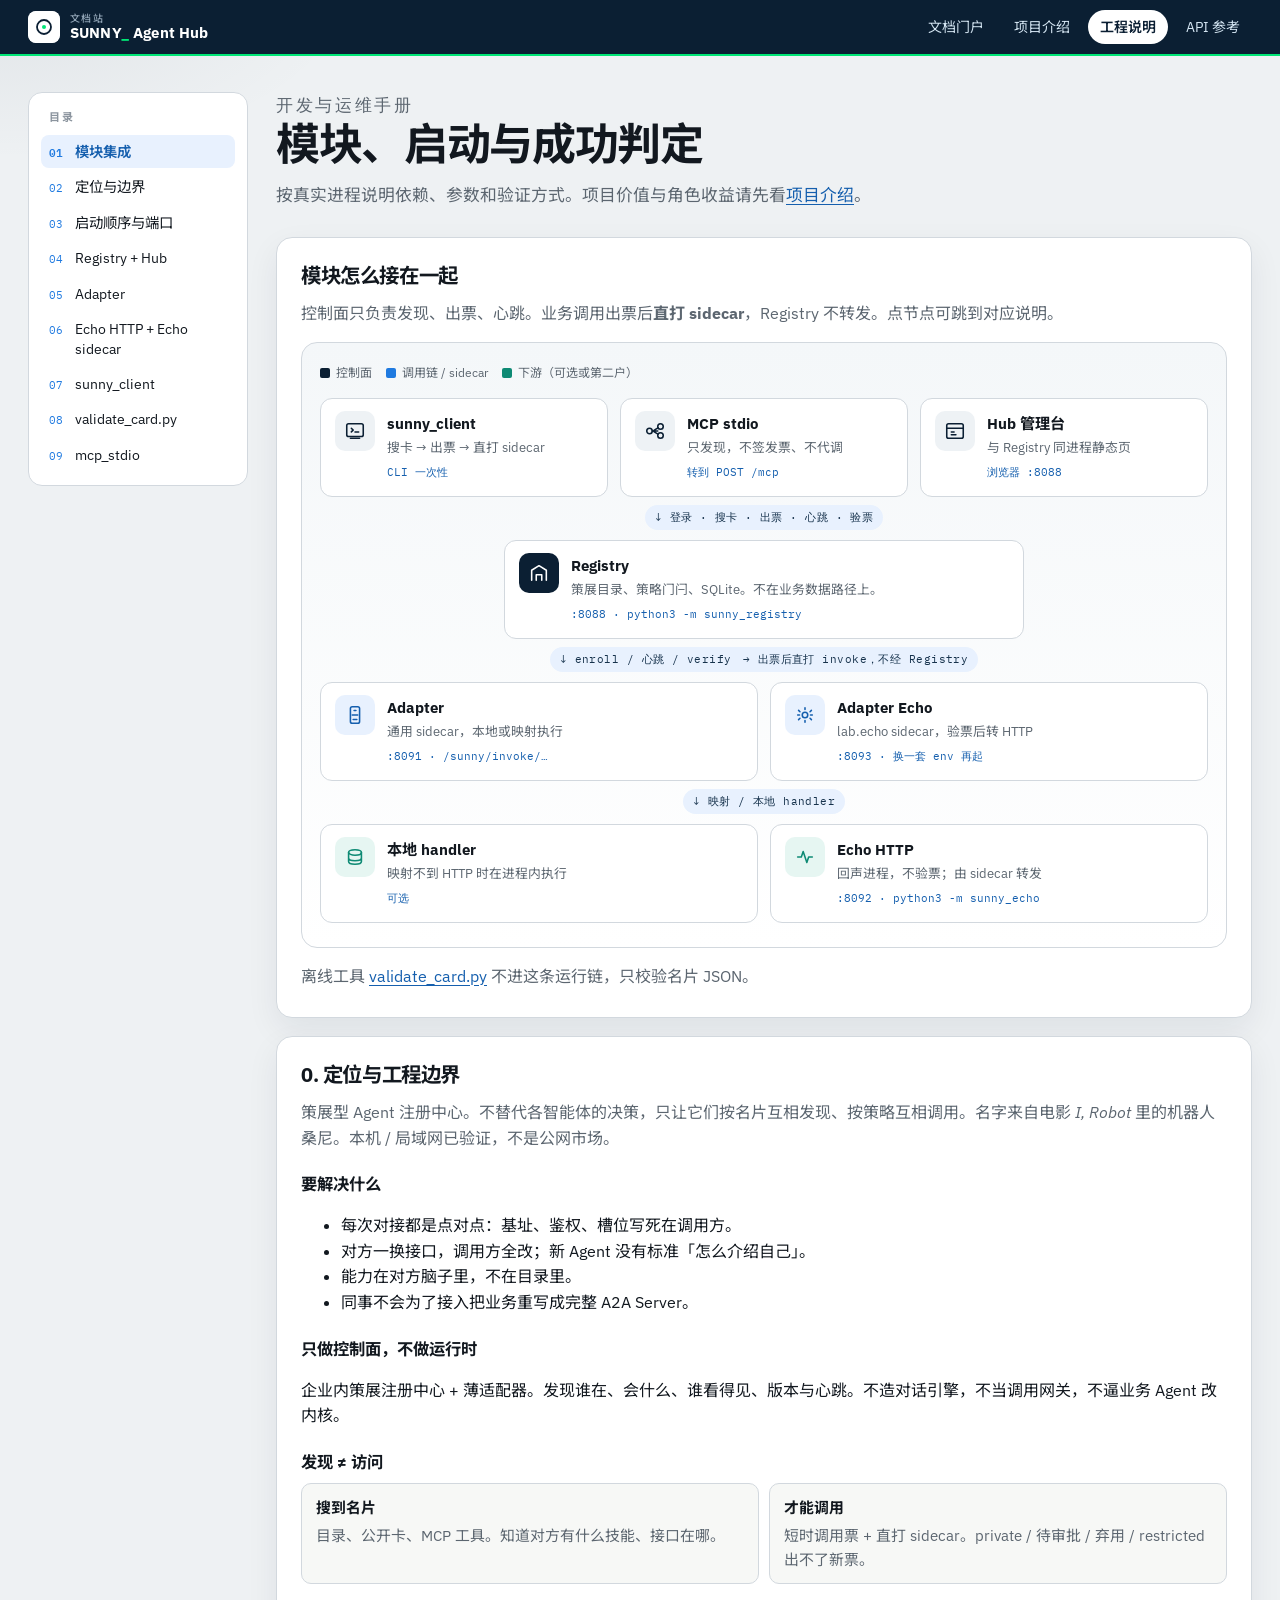
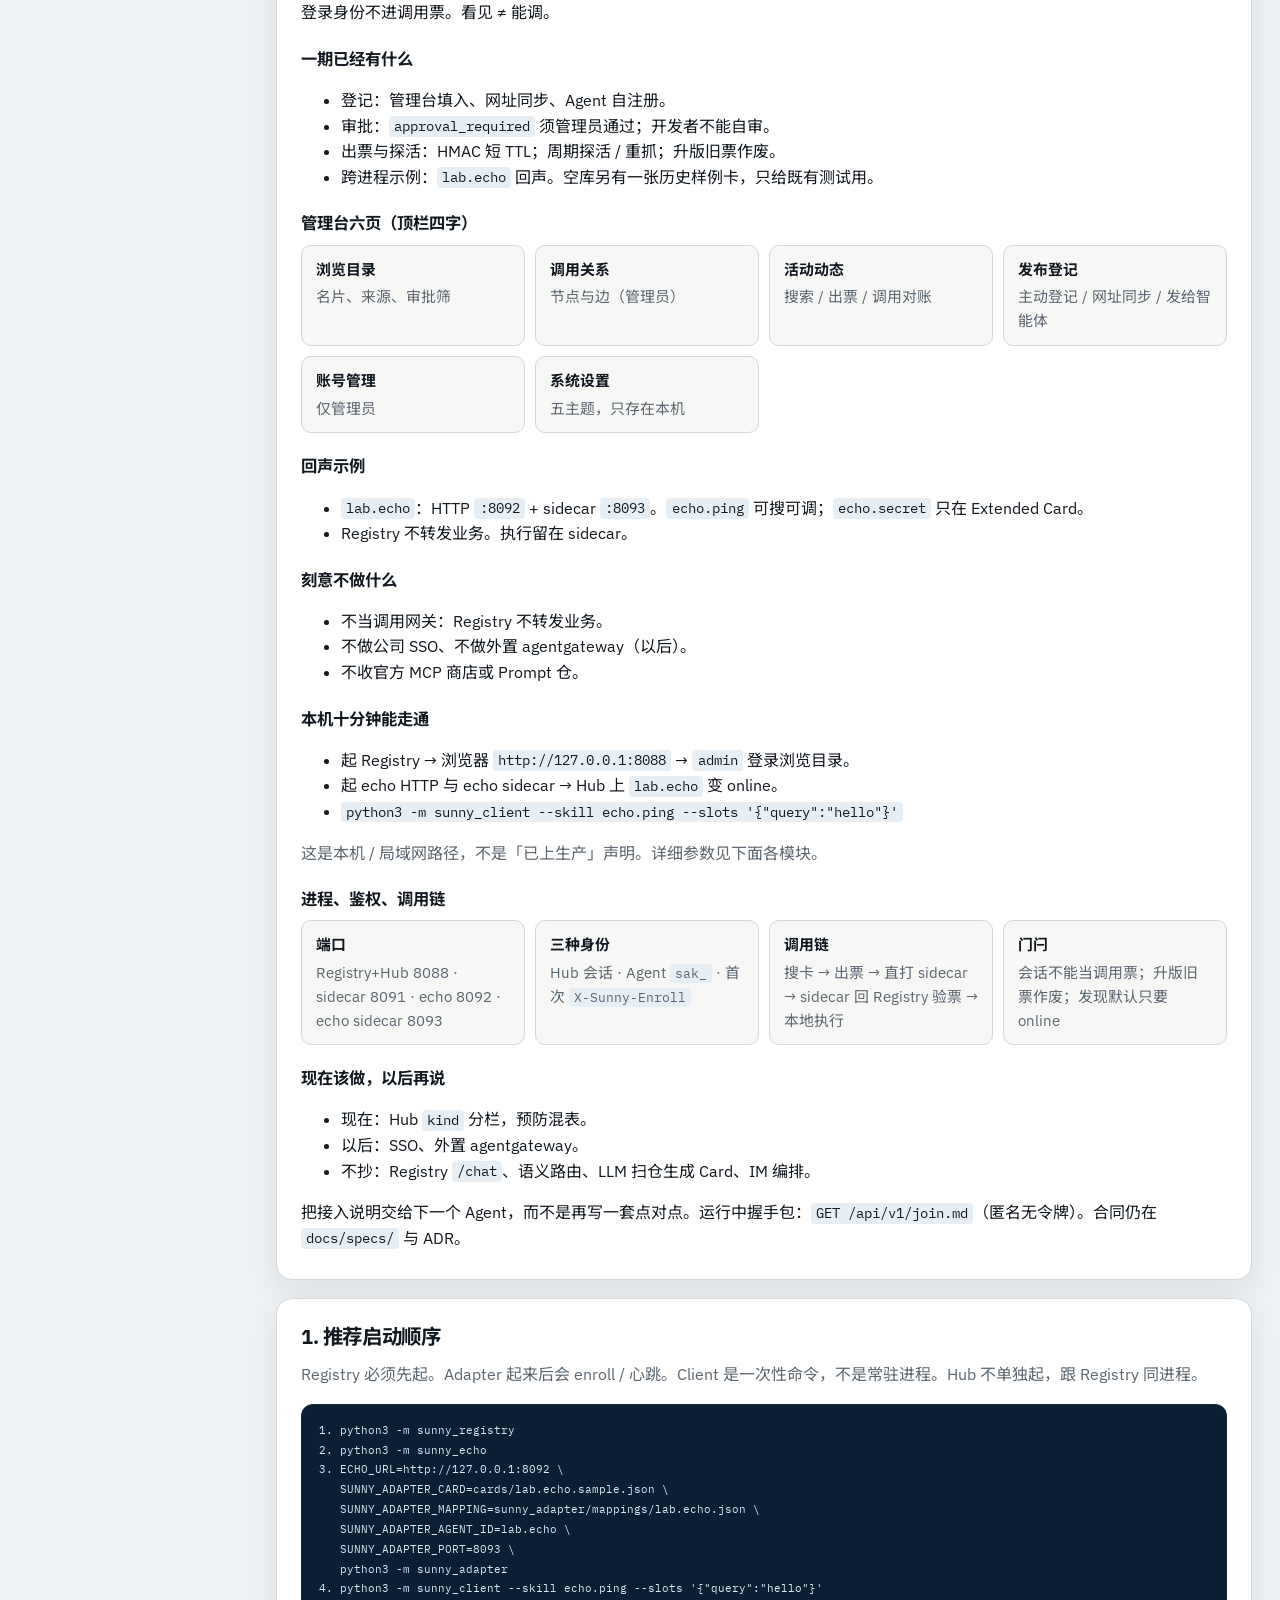
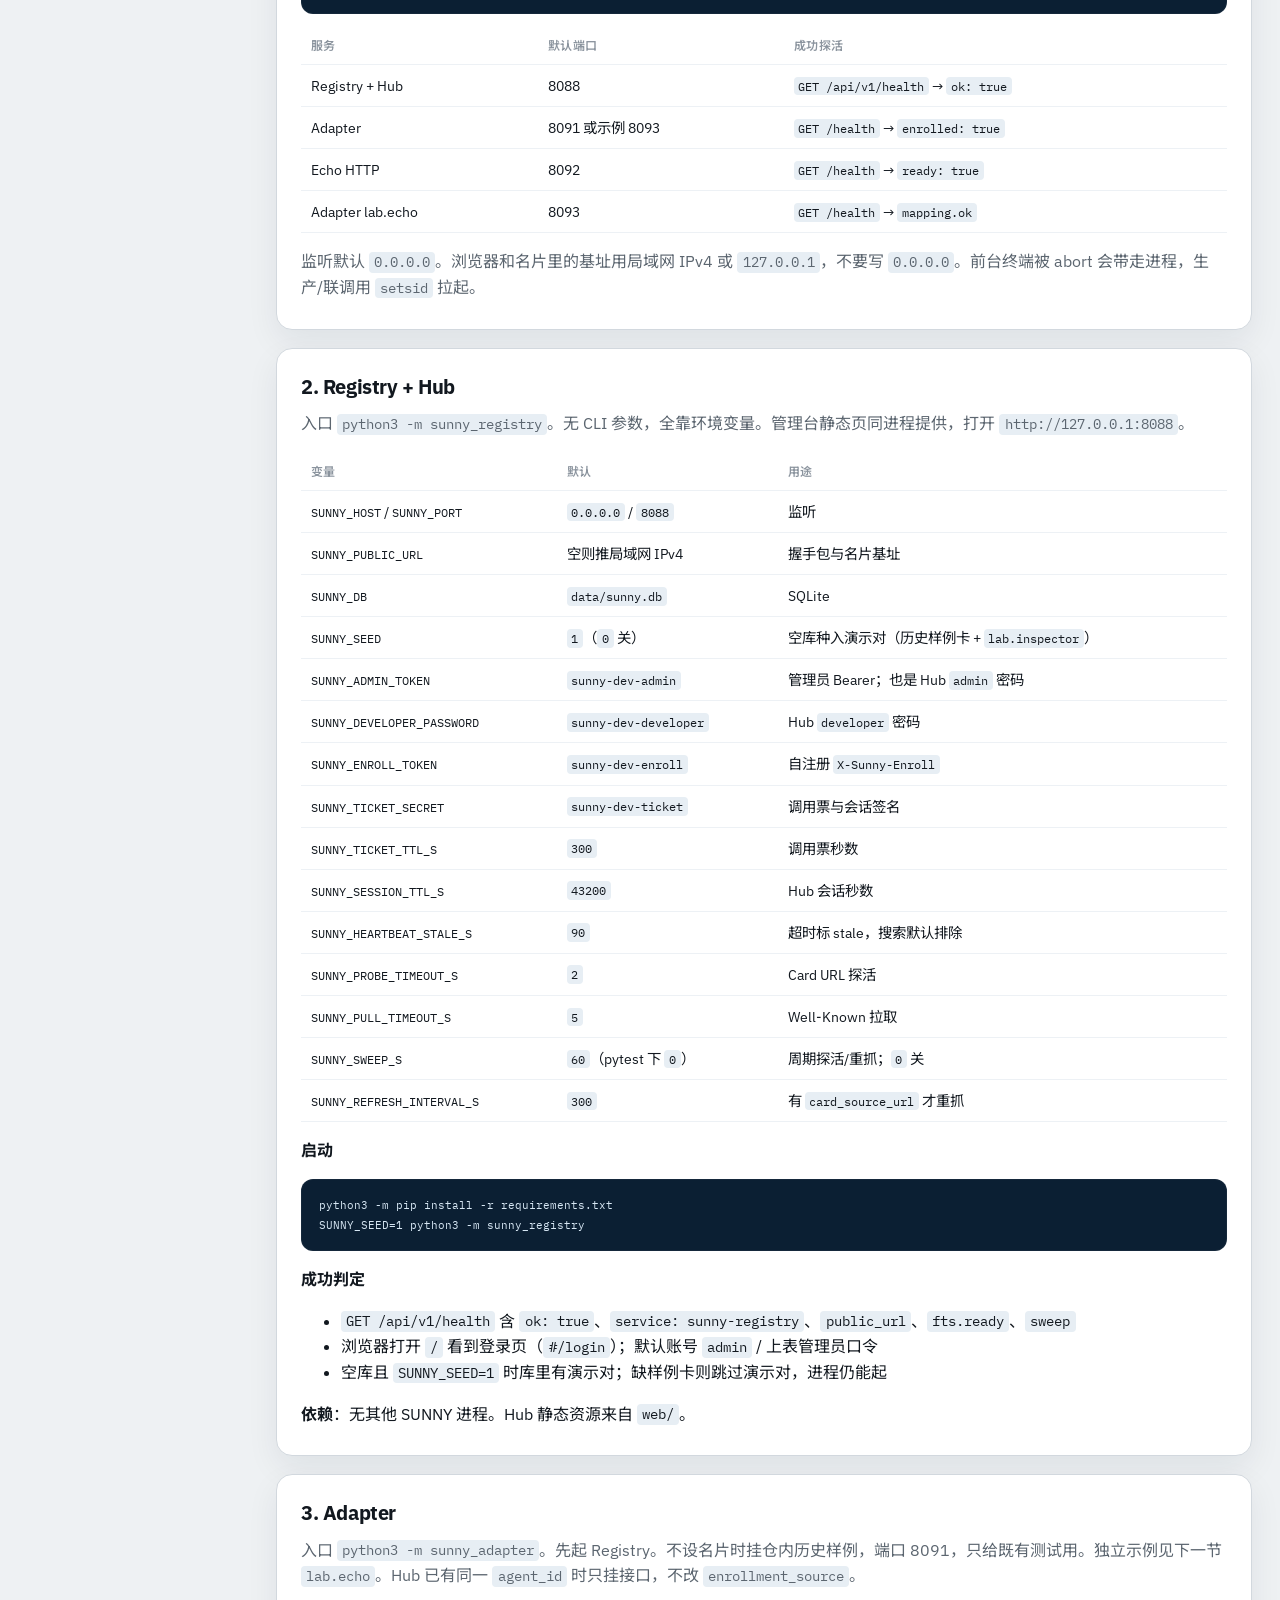
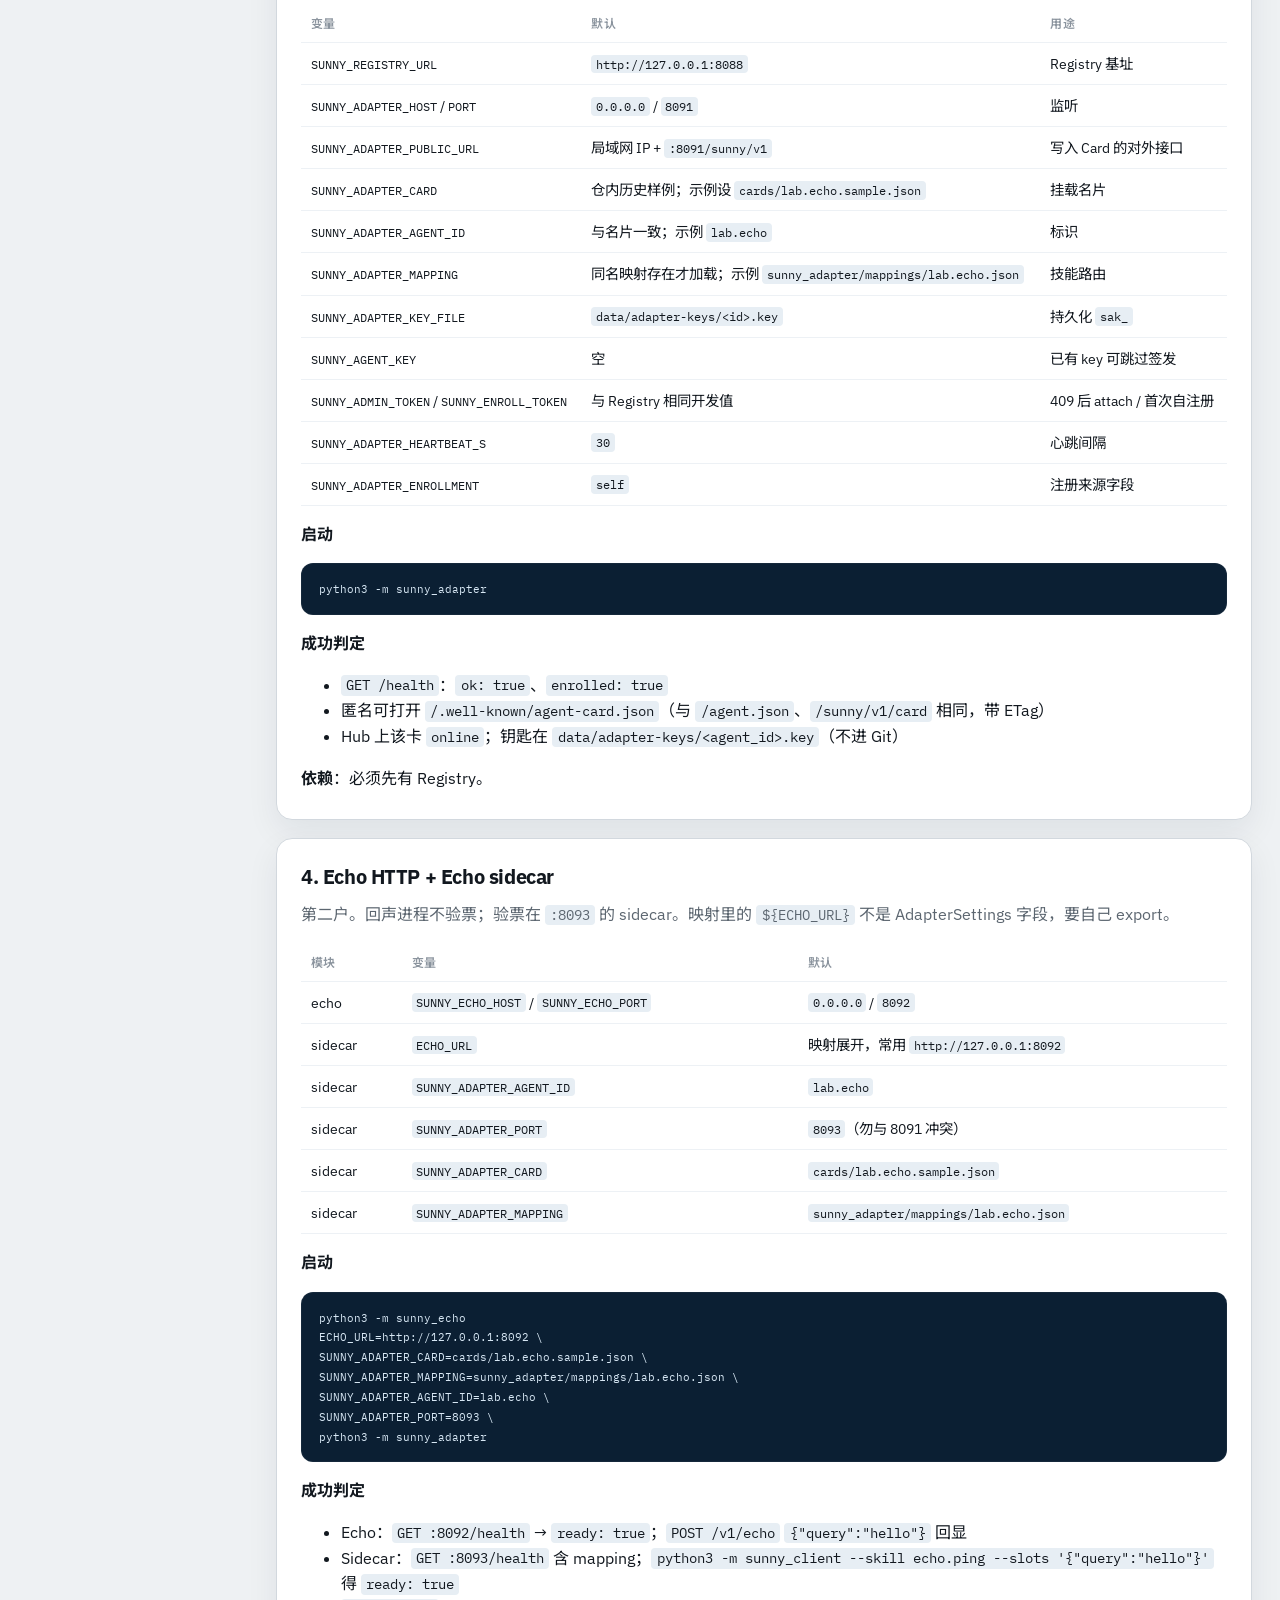
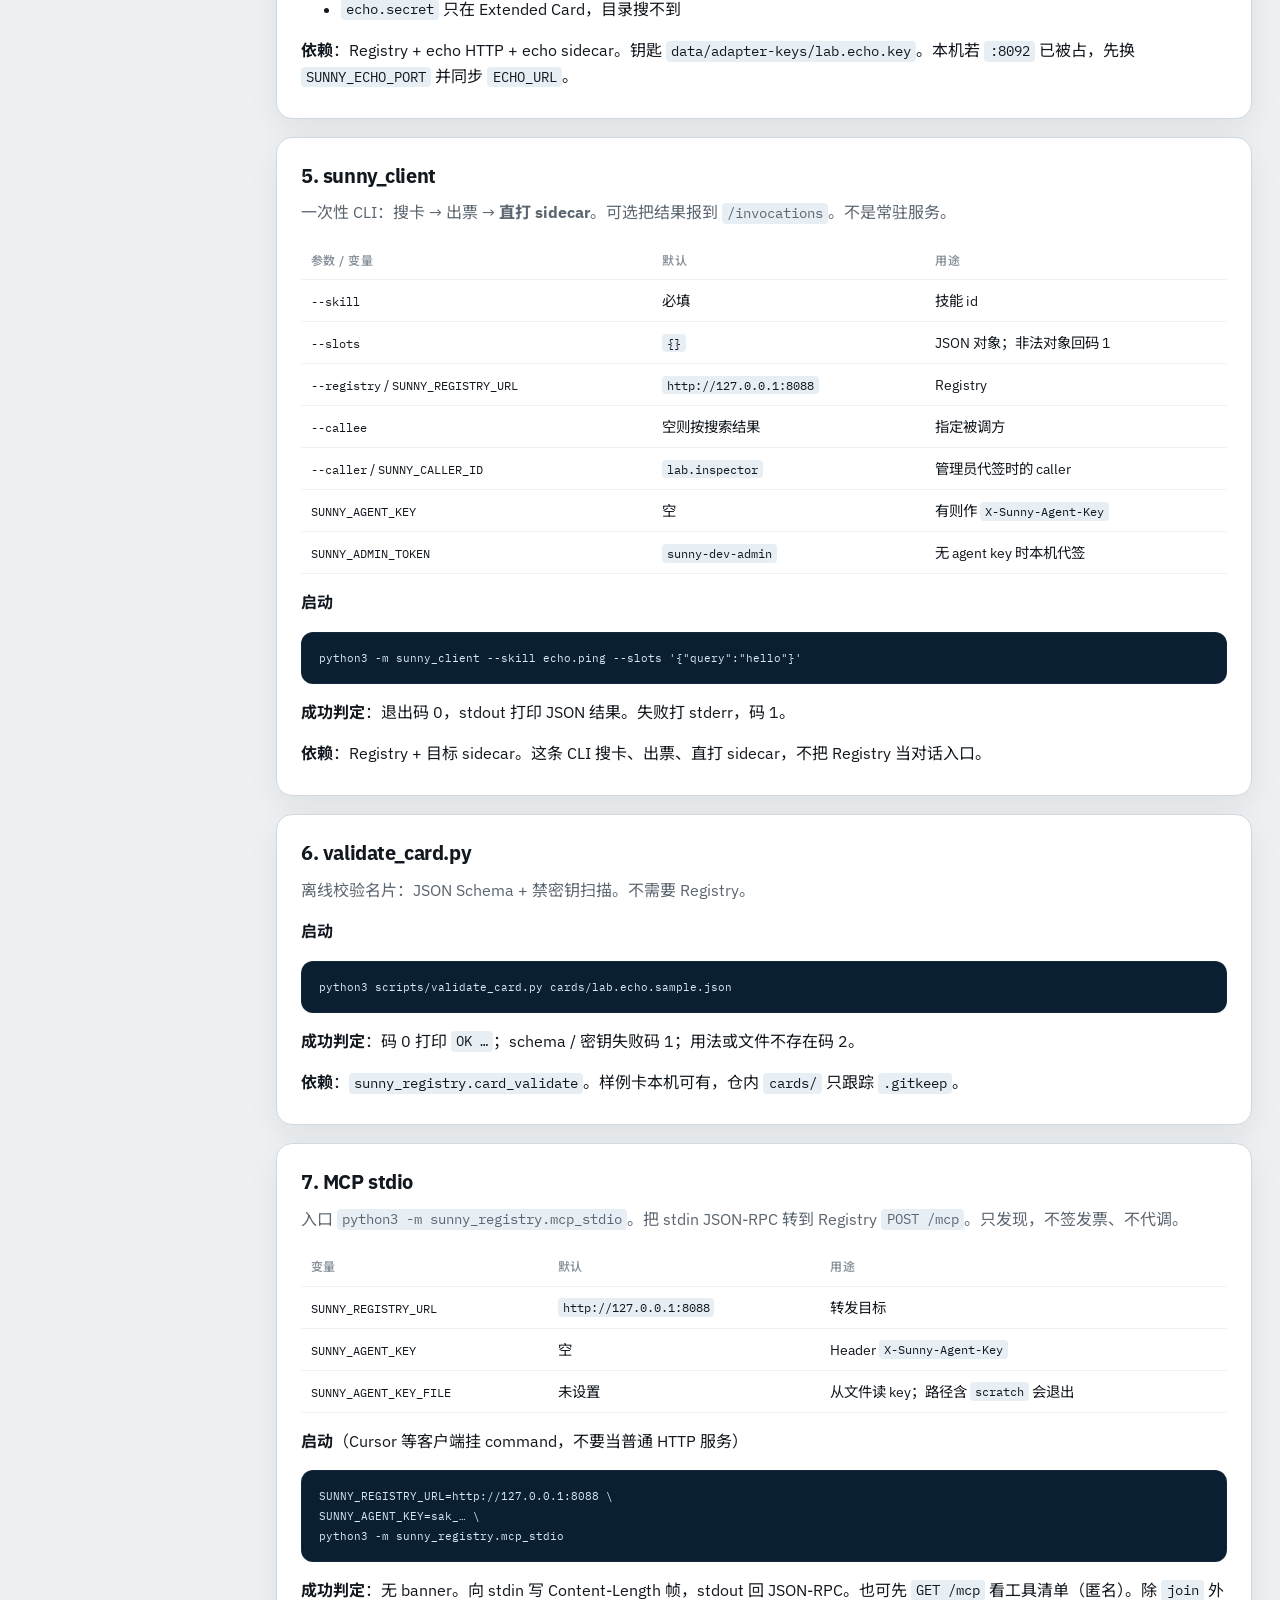
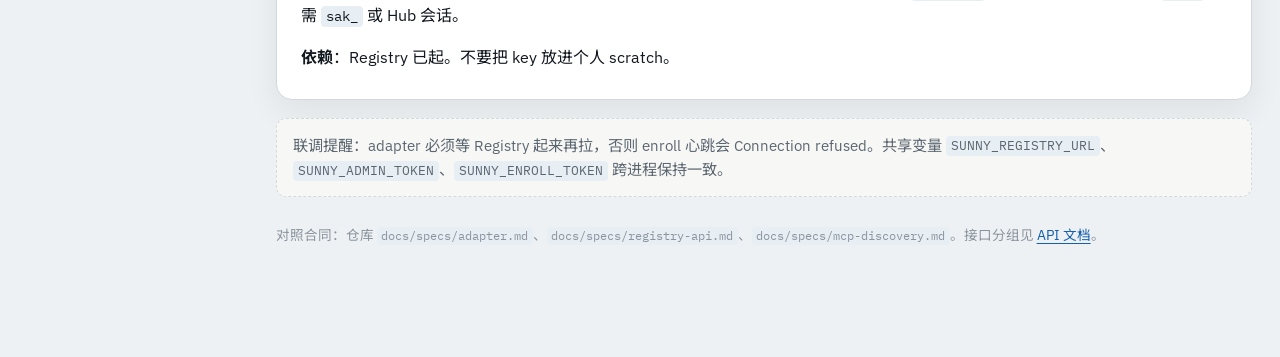
<file: docs/site/engineering.html>
<!DOCTYPE html>
<html lang="zh-CN">
<head>
  <meta charset="UTF-8" />
  <meta name="viewport" content="width=device-width, initial-scale=1" />
  <title>工程说明 · SUNNY · Agent Hub</title>
  <link rel="preconnect" href="https://fonts.googleapis.com" />
  <link rel="preconnect" href="https://fonts.gstatic.com" crossorigin />
  <link href="https://fonts.googleapis.com/css2?family=IBM+Plex+Mono:wght@400;500&family=IBM+Plex+Sans:wght@400;500;600;700&family=Noto+Sans+SC:wght@400;500;700&display=swap" rel="stylesheet" />
  <link rel="stylesheet" href="assets/site.css" />
</head>
<body>
  <header class="topbar">
    <a class="brand" href="index.html">
      <img src="data:image/svg+xml,%3Csvg xmlns='http://www.w3.org/2000/svg' viewBox='0 0 32 32'%3E%3Crect width='32' height='32' rx='8' fill='%23fff'/%3E%3Ccircle cx='16' cy='16' r='7' fill='none' stroke='%230b1f33' stroke-width='1.8'/%3E%3Ccircle cx='16' cy='16' r='2' fill='%2300e676'/%3E%3C/svg%3E" alt="" width="32" height="32" />
      <span class="word">
        <small>文档站</small>
        <b>SUNNY<span class="cursor">_</span> Agent Hub</b>
      </span>
    </a>
    <nav aria-label="文档导航">
      <a href="index.html">文档门户</a>
      <a href="briefing.html">项目介绍</a>
      <a href="engineering.html" aria-current="page">工程说明</a>
      <a href="api.html">API 参考</a>
    </nav>
  </header>
  <main class="wrap doc">
    <nav class="toc" aria-label="本页目录">
      <strong>目录</strong>
      <ol>
        <li><a href="#map">模块集成</a></li>
        <li><a href="#briefing">定位与边界</a></li>
        <li><a href="#order">启动顺序与端口</a></li>
        <li><a href="#registry">Registry + Hub</a></li>
        <li><a href="#adapter">Adapter</a></li>
        <li><a href="#echo">Echo HTTP + Echo sidecar</a></li>
        <li><a href="#client">sunny_client</a></li>
        <li><a href="#validate">validate_card.py</a></li>
        <li><a href="#mcp">mcp_stdio</a></li>
      </ol>
    </nav>
    <div class="doc-body">
    <section class="hero solo">
      <div>
        <p class="kicker">开发与运维手册</p>
        <h1>模块、启动与成功判定</h1>
        <p>按真实进程说明依赖、参数和验证方式。项目价值与角色收益请先看<a href="briefing.html">项目介绍</a>。</p>
      </div>
    </section>

    <article class="module" id="map">
      <h2>模块怎么接在一起</h2>
      <p class="lead">控制面只负责发现、出票、心跳。业务调用出票后<strong>直打 sidecar</strong>，Registry 不转发。点节点可跳到对应说明。</p>
      <div class="arch" role="img" aria-label="SUNNY 模块集成：Hub、Client、MCP 走 Registry；sidecar 直打业务；Echo 在 sidecar 下游。">
        <div class="arch-legend">
          <span><i class="swatch ctrl"></i>控制面</span>
          <span><i class="swatch data"></i>调用链 / sidecar</span>
          <span><i class="swatch opt"></i>下游（可选或第二户）</span>
        </div>
        <div class="arch-row three">
          <a class="node tool" href="#client">
            <span class="ico" aria-hidden="true"><svg viewBox="0 0 24 24"><rect x="3" y="4" width="18" height="14" rx="2"/><path d="M7 20h10M8 9l2 2-2 2M12 13h4"/></svg></span>
            <span><strong>sunny_client</strong><small>搜卡 → 出票 → 直打 sidecar</small><span class="port">CLI 一次性</span></span>
          </a>
          <a class="node tool" href="#mcp">
            <span class="ico" aria-hidden="true"><svg viewBox="0 0 24 24"><circle cx="6" cy="12" r="3"/><circle cx="18" cy="7" r="3"/><circle cx="18" cy="17" r="3"/><path d="M9 12h6M15.2 8.6l-4.4 2.8M15.2 15.4l-4.4-2.8"/></svg></span>
            <span><strong>MCP stdio</strong><small>只发现，不签发票、不代调</small><span class="port">转到 POST /mcp</span></span>
          </a>
          <a class="node tool" href="#registry">
            <span class="ico" aria-hidden="true"><svg viewBox="0 0 24 24"><rect x="3" y="4" width="18" height="16" rx="2"/><path d="M3 9h18M8 13h3M8 16h5"/></svg></span>
            <span><strong>Hub 管理台</strong><small>与 Registry 同进程静态页</small><span class="port">浏览器 :8088</span></span>
          </a>
        </div>
        <div class="arch-flow"><em>↓ 登录 · 搜卡 · 出票 · 心跳 · 验票</em></div>
        <div class="arch-row one">
          <a class="node ctrl" href="#registry">
            <span class="ico" aria-hidden="true"><svg viewBox="0 0 24 24"><path d="M4 20V9l8-5 8 5v11"/><path d="M9 20v-6h6v6"/></svg></span>
            <span><strong>Registry</strong><small>策展目录、策略门闩、SQLite。不在业务数据路径上。</small><span class="port">:8088 · python3 -m sunny_registry</span></span>
          </a>
        </div>
        <div class="arch-flow"><em>↓ enroll / 心跳 / verify　→ 出票后直打 invoke，不经 Registry</em></div>
        <div class="arch-row two">
          <a class="node data" href="#adapter">
            <span class="ico" aria-hidden="true"><svg viewBox="0 0 24 24"><rect x="7" y="3" width="10" height="18" rx="2"/><path d="M11 7h2M10 17h4M9 12h6"/></svg></span>
            <span><strong>Adapter</strong><small>通用 sidecar，本地或映射执行</small><span class="port">:8091 · /sunny/invoke/…</span></span>
          </a>
          <a class="node data" href="#echo">
            <span class="ico" aria-hidden="true"><svg viewBox="0 0 24 24"><path d="M12 4v2M12 18v2M5 7l1.5 1.5M17.5 15.5 19 17M4 12h2M18 12h2M5 17l1.5-1.5M17.5 8.5 19 7"/><circle cx="12" cy="12" r="3"/></svg></span>
            <span><strong>Adapter Echo</strong><small>lab.echo sidecar，验票后转 HTTP</small><span class="port">:8093 · 换一套 env 再起</span></span>
          </a>
        </div>
        <div class="arch-flow"><em>↓ 映射 / 本地 handler</em></div>
        <div class="arch-row two">
          <a class="node opt" href="#adapter">
            <span class="ico" aria-hidden="true"><svg viewBox="0 0 24 24"><ellipse cx="12" cy="7" rx="7" ry="3"/><path d="M5 7v6c0 1.7 3.1 3 7 3s7-1.3 7-3V7M5 13v4c0 1.7 3.1 3 7 3s7-1.3 7-3v-4"/></svg></span>
            <span><strong>本地 handler</strong><small>映射不到 HTTP 时在进程内执行</small><span class="port">可选</span></span>
          </a>
          <a class="node opt" href="#echo">
            <span class="ico" aria-hidden="true"><svg viewBox="0 0 24 24"><path d="M4 12h4l2-6 4 12 2-6h4"/></svg></span>
            <span><strong>Echo HTTP</strong><small>回声进程，不验票；由 sidecar 转发</small><span class="port">:8092 · python3 -m sunny_echo</span></span>
          </a>
        </div>
      </div>
      <p class="muted">离线工具 <a href="#validate">validate_card.py</a> 不进这条运行链，只校验名片 JSON。</p>
    </article>

    <article class="module" id="briefing">
      <h2>0. 定位与工程边界</h2>
      <p class="lead">策展型 Agent 注册中心。不替代各智能体的决策，只让它们按名片互相发现、按策略互相调用。名字来自电影 <em>I, Robot</em> 里的机器人桑尼。本机 / 局域网已验证，不是公网市场。</p>

      <h3>要解决什么</h3>
      <ul>
        <li>每次对接都是点对点：基址、鉴权、槽位写死在调用方。</li>
        <li>对方一换接口，调用方全改；新 Agent 没有标准「怎么介绍自己」。</li>
        <li>能力在对方脑子里，不在目录里。</li>
        <li>同事不会为了接入把业务重写成完整 A2A Server。</li>
      </ul>

      <h3>只做控制面，不做运行时</h3>
      <p>企业内策展注册中心 + 薄适配器。发现谁在、会什么、谁看得见、版本与心跳。不造对话引擎，不当调用网关，不逼业务 Agent 改内核。</p>

      <h3>发现 ≠ 访问</h3>
      <div class="brief-grid">
        <div class="chip">
          <strong>搜到名片</strong>
          目录、公开卡、MCP 工具。知道对方有什么技能、接口在哪。
        </div>
        <div class="chip">
          <strong>才能调用</strong>
          短时调用票 + 直打 sidecar。private / 待审批 / 弃用 / restricted 出不了新票。
        </div>
      </div>
      <p>登录身份不进调用票。看见 ≠ 能调。</p>

      <h3>一期已经有什么</h3>
      <ul>
        <li>登记：管理台填入、网址同步、Agent 自注册。</li>
        <li>审批：<code>approval_required</code> 须管理员通过；开发者不能自审。</li>
        <li>出票与探活：HMAC 短 TTL；周期探活 / 重抓；升版旧票作废。</li>
        <li>跨进程示例：<code>lab.echo</code> 回声。空库另有一张历史样例卡，只给既有测试用。</li>
      </ul>

      <h3>管理台六页（顶栏四字）</h3>
      <div class="brief-grid">
        <div class="chip"><strong>浏览目录</strong> 名片、来源、审批筛</div>
        <div class="chip"><strong>调用关系</strong> 节点与边（管理员）</div>
        <div class="chip"><strong>活动动态</strong> 搜索 / 出票 / 调用对账</div>
        <div class="chip"><strong>发布登记</strong> 主动登记 / 网址同步 / 发给智能体</div>
        <div class="chip"><strong>账号管理</strong> 仅管理员</div>
        <div class="chip"><strong>系统设置</strong> 五主题，只存在本机</div>
      </div>

      <h3>回声示例</h3>
      <ul>
        <li><code>lab.echo</code>：HTTP <code>:8092</code> + sidecar <code>:8093</code>。<code>echo.ping</code> 可搜可调；<code>echo.secret</code> 只在 Extended Card。</li>
        <li>Registry 不转发业务。执行留在 sidecar。</li>
      </ul>

      <h3>刻意不做什么</h3>
      <ul>
        <li>不当调用网关：Registry 不转发业务。</li>
        <li>不做公司 SSO、不做外置 agentgateway（以后）。</li>
        <li>不收官方 MCP 商店或 Prompt 仓。</li>
      </ul>

      <h3>本机十分钟能走通</h3>
      <ul>
        <li>起 Registry → 浏览器 <code>http://127.0.0.1:8088</code> → <code>admin</code> 登录浏览目录。</li>
        <li>起 echo HTTP 与 echo sidecar → Hub 上 <code>lab.echo</code> 变 online。</li>
        <li><code>python3 -m sunny_client --skill echo.ping --slots '{"query":"hello"}'</code></li>
      </ul>
      <p class="muted">这是本机 / 局域网路径，不是「已上生产」声明。详细参数见下面各模块。</p>

      <h3>进程、鉴权、调用链</h3>
      <div class="brief-grid">
        <div class="chip"><strong>端口</strong> Registry+Hub 8088 · sidecar 8091 · echo 8092 · echo sidecar 8093</div>
        <div class="chip"><strong>三种身份</strong> Hub 会话 · Agent <code>sak_</code> · 首次 <code>X-Sunny-Enroll</code></div>
        <div class="chip"><strong>调用链</strong> 搜卡 → 出票 → 直打 sidecar → sidecar 回 Registry 验票 → 本地执行</div>
        <div class="chip"><strong>门闩</strong> 会话不能当调用票；升版旧票作废；发现默认只要 online</div>
      </div>

      <h3>现在该做，以后再说</h3>
      <ul>
        <li>现在：Hub <code>kind</code> 分栏，预防混表。</li>
        <li>以后：SSO、外置 agentgateway。</li>
        <li>不抄：Registry <code>/chat</code>、语义路由、LLM 扫仓生成 Card、IM 编排。</li>
      </ul>
      <p>把接入说明交给下一个 Agent，而不是再写一套点对点。运行中握手包：<code>GET /api/v1/join.md</code>（匿名无令牌）。合同仍在 <code>docs/specs/</code> 与 ADR。</p>
    </article>

    <article class="module" id="order">
      <h2>1. 推荐启动顺序</h2>
      <p class="lead">Registry 必须先起。Adapter 起来后会 enroll / 心跳。Client 是一次性命令，不是常驻进程。Hub 不单独起，跟 Registry 同进程。</p>
<pre><code>1. python3 -m sunny_registry
2. python3 -m sunny_echo
3. ECHO_URL=http://127.0.0.1:8092 \
   SUNNY_ADAPTER_CARD=cards/lab.echo.sample.json \
   SUNNY_ADAPTER_MAPPING=sunny_adapter/mappings/lab.echo.json \
   SUNNY_ADAPTER_AGENT_ID=lab.echo \
   SUNNY_ADAPTER_PORT=8093 \
   python3 -m sunny_adapter
4. python3 -m sunny_client --skill echo.ping --slots '{"query":"hello"}'</code></pre>
      <table>
        <thead><tr><th>服务</th><th>默认端口</th><th>成功探活</th></tr></thead>
        <tbody>
          <tr><td>Registry + Hub</td><td>8088</td><td><code>GET /api/v1/health</code> → <code>ok: true</code></td></tr>
          <tr><td>Adapter</td><td>8091 或示例 8093</td><td><code>GET /health</code> → <code>enrolled: true</code></td></tr>
          <tr><td>Echo HTTP</td><td>8092</td><td><code>GET /health</code> → <code>ready: true</code></td></tr>
          <tr><td>Adapter lab.echo</td><td>8093</td><td><code>GET /health</code> → <code>mapping.ok</code></td></tr>
        </tbody>
      </table>
      <p class="muted">监听默认 <code>0.0.0.0</code>。浏览器和名片里的基址用局域网 IPv4 或 <code>127.0.0.1</code>，不要写 <code>0.0.0.0</code>。前台终端被 abort 会带走进程，生产/联调用 <code>setsid</code> 拉起。</p>
    </article>

    <article class="module" id="registry">
      <h2>2. Registry + Hub</h2>
      <p class="lead">入口 <code>python3 -m sunny_registry</code>。无 CLI 参数，全靠环境变量。管理台静态页同进程提供，打开 <code>http://127.0.0.1:8088</code>。</p>
      <table>
        <thead><tr><th>变量</th><th>默认</th><th>用途</th></tr></thead>
        <tbody>
          <tr><td><code>SUNNY_HOST</code> / <code>SUNNY_PORT</code></td><td><code>0.0.0.0</code> / <code>8088</code></td><td>监听</td></tr>
          <tr><td><code>SUNNY_PUBLIC_URL</code></td><td>空则推局域网 IPv4</td><td>握手包与名片基址</td></tr>
          <tr><td><code>SUNNY_DB</code></td><td><code>data/sunny.db</code></td><td>SQLite</td></tr>
          <tr><td><code>SUNNY_SEED</code></td><td><code>1</code>（<code>0</code> 关）</td><td>空库种入演示对（历史样例卡 + <code>lab.inspector</code>）</td></tr>
          <tr><td><code>SUNNY_ADMIN_TOKEN</code></td><td><code>sunny-dev-admin</code></td><td>管理员 Bearer；也是 Hub <code>admin</code> 密码</td></tr>
          <tr><td><code>SUNNY_DEVELOPER_PASSWORD</code></td><td><code>sunny-dev-developer</code></td><td>Hub <code>developer</code> 密码</td></tr>
          <tr><td><code>SUNNY_ENROLL_TOKEN</code></td><td><code>sunny-dev-enroll</code></td><td>自注册 <code>X-Sunny-Enroll</code></td></tr>
          <tr><td><code>SUNNY_TICKET_SECRET</code></td><td><code>sunny-dev-ticket</code></td><td>调用票与会话签名</td></tr>
          <tr><td><code>SUNNY_TICKET_TTL_S</code></td><td><code>300</code></td><td>调用票秒数</td></tr>
          <tr><td><code>SUNNY_SESSION_TTL_S</code></td><td><code>43200</code></td><td>Hub 会话秒数</td></tr>
          <tr><td><code>SUNNY_HEARTBEAT_STALE_S</code></td><td><code>90</code></td><td>超时标 stale，搜索默认排除</td></tr>
          <tr><td><code>SUNNY_PROBE_TIMEOUT_S</code></td><td><code>2</code></td><td>Card URL 探活</td></tr>
          <tr><td><code>SUNNY_PULL_TIMEOUT_S</code></td><td><code>5</code></td><td>Well-Known 拉取</td></tr>
          <tr><td><code>SUNNY_SWEEP_S</code></td><td><code>60</code>（pytest 下 <code>0</code>）</td><td>周期探活/重抓；<code>0</code> 关</td></tr>
          <tr><td><code>SUNNY_REFRESH_INTERVAL_S</code></td><td><code>300</code></td><td>有 <code>card_source_url</code> 才重抓</td></tr>
        </tbody>
      </table>
      <p><strong>启动</strong></p>
<pre><code>python3 -m pip install -r requirements.txt
SUNNY_SEED=1 python3 -m sunny_registry</code></pre>
      <p><strong>成功判定</strong></p>
      <ul>
        <li><code>GET /api/v1/health</code> 含 <code>ok: true</code>、<code>service: sunny-registry</code>、<code>public_url</code>、<code>fts.ready</code>、<code>sweep</code></li>
        <li>浏览器打开 <code>/</code> 看到登录页（<code>#/login</code>）；默认账号 <code>admin</code> / 上表管理员口令</li>
        <li>空库且 <code>SUNNY_SEED=1</code> 时库里有演示对；缺样例卡则跳过演示对，进程仍能起</li>
      </ul>
      <p><strong>依赖</strong>：无其他 SUNNY 进程。Hub 静态资源来自 <code>web/</code>。</p>
    </article>

    <article class="module" id="adapter">
      <h2>3. Adapter</h2>
      <p class="lead">入口 <code>python3 -m sunny_adapter</code>。先起 Registry。不设名片时挂仓内历史样例，端口 8091，只给既有测试用。独立示例见下一节 <code>lab.echo</code>。Hub 已有同一 <code>agent_id</code> 时只挂接口，不改 <code>enrollment_source</code>。</p>
      <table>
        <thead><tr><th>变量</th><th>默认</th><th>用途</th></tr></thead>
        <tbody>
          <tr><td><code>SUNNY_REGISTRY_URL</code></td><td><code>http://127.0.0.1:8088</code></td><td>Registry 基址</td></tr>
          <tr><td><code>SUNNY_ADAPTER_HOST</code> / <code>PORT</code></td><td><code>0.0.0.0</code> / <code>8091</code></td><td>监听</td></tr>
          <tr><td><code>SUNNY_ADAPTER_PUBLIC_URL</code></td><td>局域网 IP + <code>:8091/sunny/v1</code></td><td>写入 Card 的对外接口</td></tr>
          <tr><td><code>SUNNY_ADAPTER_CARD</code></td><td>仓内历史样例；示例设 <code>cards/lab.echo.sample.json</code></td><td>挂载名片</td></tr>
          <tr><td><code>SUNNY_ADAPTER_AGENT_ID</code></td><td>与名片一致；示例 <code>lab.echo</code></td><td>标识</td></tr>
          <tr><td><code>SUNNY_ADAPTER_MAPPING</code></td><td>同名映射存在才加载；示例 <code>sunny_adapter/mappings/lab.echo.json</code></td><td>技能路由</td></tr>
          <tr><td><code>SUNNY_ADAPTER_KEY_FILE</code></td><td><code>data/adapter-keys/&lt;id&gt;.key</code></td><td>持久化 <code>sak_</code></td></tr>
          <tr><td><code>SUNNY_AGENT_KEY</code></td><td>空</td><td>已有 key 可跳过签发</td></tr>
          <tr><td><code>SUNNY_ADMIN_TOKEN</code> / <code>SUNNY_ENROLL_TOKEN</code></td><td>与 Registry 相同开发值</td><td>409 后 attach / 首次自注册</td></tr>
          <tr><td><code>SUNNY_ADAPTER_HEARTBEAT_S</code></td><td><code>30</code></td><td>心跳间隔</td></tr>
          <tr><td><code>SUNNY_ADAPTER_ENROLLMENT</code></td><td><code>self</code></td><td>注册来源字段</td></tr>
        </tbody>
      </table>
      <p><strong>启动</strong></p>
<pre><code>python3 -m sunny_adapter</code></pre>
      <p><strong>成功判定</strong></p>
      <ul>
        <li><code>GET /health</code>：<code>ok: true</code>、<code>enrolled: true</code></li>
        <li>匿名可打开 <code>/.well-known/agent-card.json</code>（与 <code>/agent.json</code>、<code>/sunny/v1/card</code> 相同，带 ETag）</li>
        <li>Hub 上该卡 <code>online</code>；钥匙在 <code>data/adapter-keys/&lt;agent_id&gt;.key</code>（不进 Git）</li>
      </ul>
      <p><strong>依赖</strong>：必须先有 Registry。</p>
    </article>

    <article class="module" id="echo">
      <h2>4. Echo HTTP + Echo sidecar</h2>
      <p class="lead">第二户。回声进程不验票；验票在 <code>:8093</code> 的 sidecar。映射里的 <code>${ECHO_URL}</code> 不是 AdapterSettings 字段，要自己 export。</p>
      <table>
        <thead><tr><th>模块</th><th>变量</th><th>默认</th></tr></thead>
        <tbody>
          <tr><td>echo</td><td><code>SUNNY_ECHO_HOST</code> / <code>SUNNY_ECHO_PORT</code></td><td><code>0.0.0.0</code> / <code>8092</code></td></tr>
          <tr><td>sidecar</td><td><code>ECHO_URL</code></td><td>映射展开，常用 <code>http://127.0.0.1:8092</code></td></tr>
          <tr><td>sidecar</td><td><code>SUNNY_ADAPTER_AGENT_ID</code></td><td><code>lab.echo</code></td></tr>
          <tr><td>sidecar</td><td><code>SUNNY_ADAPTER_PORT</code></td><td><code>8093</code>（勿与 8091 冲突）</td></tr>
          <tr><td>sidecar</td><td><code>SUNNY_ADAPTER_CARD</code></td><td><code>cards/lab.echo.sample.json</code></td></tr>
          <tr><td>sidecar</td><td><code>SUNNY_ADAPTER_MAPPING</code></td><td><code>sunny_adapter/mappings/lab.echo.json</code></td></tr>
        </tbody>
      </table>
      <p><strong>启动</strong></p>
<pre><code>python3 -m sunny_echo
ECHO_URL=http://127.0.0.1:8092 \
SUNNY_ADAPTER_CARD=cards/lab.echo.sample.json \
SUNNY_ADAPTER_MAPPING=sunny_adapter/mappings/lab.echo.json \
SUNNY_ADAPTER_AGENT_ID=lab.echo \
SUNNY_ADAPTER_PORT=8093 \
python3 -m sunny_adapter</code></pre>
      <p><strong>成功判定</strong></p>
      <ul>
        <li>Echo：<code>GET :8092/health</code> → <code>ready: true</code>；<code>POST /v1/echo</code> <code>{"query":"hello"}</code> 回显</li>
        <li>Sidecar：<code>GET :8093/health</code> 含 mapping；<code>python3 -m sunny_client --skill echo.ping --slots '{"query":"hello"}'</code> 得 <code>ready: true</code></li>
        <li><code>echo.secret</code> 只在 Extended Card，目录搜不到</li>
      </ul>
      <p><strong>依赖</strong>：Registry + echo HTTP + echo sidecar。钥匙 <code>data/adapter-keys/lab.echo.key</code>。本机若 <code>:8092</code> 已被占，先换 <code>SUNNY_ECHO_PORT</code> 并同步 <code>ECHO_URL</code>。</p>
    </article>

    <article class="module" id="client">
      <h2>5. sunny_client</h2>
      <p class="lead">一次性 CLI：搜卡 → 出票 → <strong>直打 sidecar</strong>。可选把结果报到 <code>/invocations</code>。不是常驻服务。</p>
      <table>
        <thead><tr><th>参数 / 变量</th><th>默认</th><th>用途</th></tr></thead>
        <tbody>
          <tr><td><code>--skill</code></td><td>必填</td><td>技能 id</td></tr>
          <tr><td><code>--slots</code></td><td><code>{}</code></td><td>JSON 对象；非法对象回码 1</td></tr>
          <tr><td><code>--registry</code> / <code>SUNNY_REGISTRY_URL</code></td><td><code>http://127.0.0.1:8088</code></td><td>Registry</td></tr>
          <tr><td><code>--callee</code></td><td>空则按搜索结果</td><td>指定被调方</td></tr>
          <tr><td><code>--caller</code> / <code>SUNNY_CALLER_ID</code></td><td><code>lab.inspector</code></td><td>管理员代签时的 caller</td></tr>
          <tr><td><code>SUNNY_AGENT_KEY</code></td><td>空</td><td>有则作 <code>X-Sunny-Agent-Key</code></td></tr>
          <tr><td><code>SUNNY_ADMIN_TOKEN</code></td><td><code>sunny-dev-admin</code></td><td>无 agent key 时本机代签</td></tr>
        </tbody>
      </table>
      <p><strong>启动</strong></p>
<pre><code>python3 -m sunny_client --skill echo.ping --slots '{"query":"hello"}'</code></pre>
      <p><strong>成功判定</strong>：退出码 0，stdout 打印 JSON 结果。失败打 stderr，码 1。</p>
      <p><strong>依赖</strong>：Registry + 目标 sidecar。这条 CLI 搜卡、出票、直打 sidecar，不把 Registry 当对话入口。</p>
    </article>

    <article class="module" id="validate">
      <h2>6. validate_card.py</h2>
      <p class="lead">离线校验名片：JSON Schema + 禁密钥扫描。不需要 Registry。</p>
      <p><strong>启动</strong></p>
<pre><code>python3 scripts/validate_card.py cards/lab.echo.sample.json</code></pre>
      <p><strong>成功判定</strong>：码 0 打印 <code>OK …</code>；schema / 密钥失败码 1；用法或文件不存在码 2。</p>
      <p><strong>依赖</strong>：<code>sunny_registry.card_validate</code>。样例卡本机可有，仓内 <code>cards/</code> 只跟踪 <code>.gitkeep</code>。</p>
    </article>

    <article class="module" id="mcp">
      <h2>7. MCP stdio</h2>
      <p class="lead">入口 <code>python3 -m sunny_registry.mcp_stdio</code>。把 stdin JSON-RPC 转到 Registry <code>POST /mcp</code>。只发现，不签发票、不代调。</p>
      <table>
        <thead><tr><th>变量</th><th>默认</th><th>用途</th></tr></thead>
        <tbody>
          <tr><td><code>SUNNY_REGISTRY_URL</code></td><td><code>http://127.0.0.1:8088</code></td><td>转发目标</td></tr>
          <tr><td><code>SUNNY_AGENT_KEY</code></td><td>空</td><td>Header <code>X-Sunny-Agent-Key</code></td></tr>
          <tr><td><code>SUNNY_AGENT_KEY_FILE</code></td><td>未设置</td><td>从文件读 key；路径含 <code>scratch</code> 会退出</td></tr>
        </tbody>
      </table>
      <p><strong>启动</strong>（Cursor 等客户端挂 command，不要当普通 HTTP 服务）</p>
<pre><code>SUNNY_REGISTRY_URL=http://127.0.0.1:8088 \
SUNNY_AGENT_KEY=sak_… \
python3 -m sunny_registry.mcp_stdio</code></pre>
      <p><strong>成功判定</strong>：无 banner。向 stdin 写 Content-Length 帧，stdout 回 JSON-RPC。也可先 <code>GET /mcp</code> 看工具清单（匿名）。除 <code>join</code> 外需 <code>sak_</code> 或 Hub 会话。</p>
      <p><strong>依赖</strong>：Registry 已起。不要把 key 放进个人 scratch。</p>
    </article>

    <p class="note">联调提醒：adapter 必须等 Registry 起来再拉，否则 enroll 心跳会 Connection refused。共享变量 <code>SUNNY_REGISTRY_URL</code>、<code>SUNNY_ADMIN_TOKEN</code>、<code>SUNNY_ENROLL_TOKEN</code> 跨进程保持一致。</p>
    <p class="foot">对照合同：仓库 <code>docs/specs/adapter.md</code>、<code>docs/specs/registry-api.md</code>、<code>docs/specs/mcp-discovery.md</code>。接口分组见 <a href="api.html">API 文档</a>。</p>
    </div>
  </main>
  <script src="assets/site.js"></script>
</body>
</html>
</file>
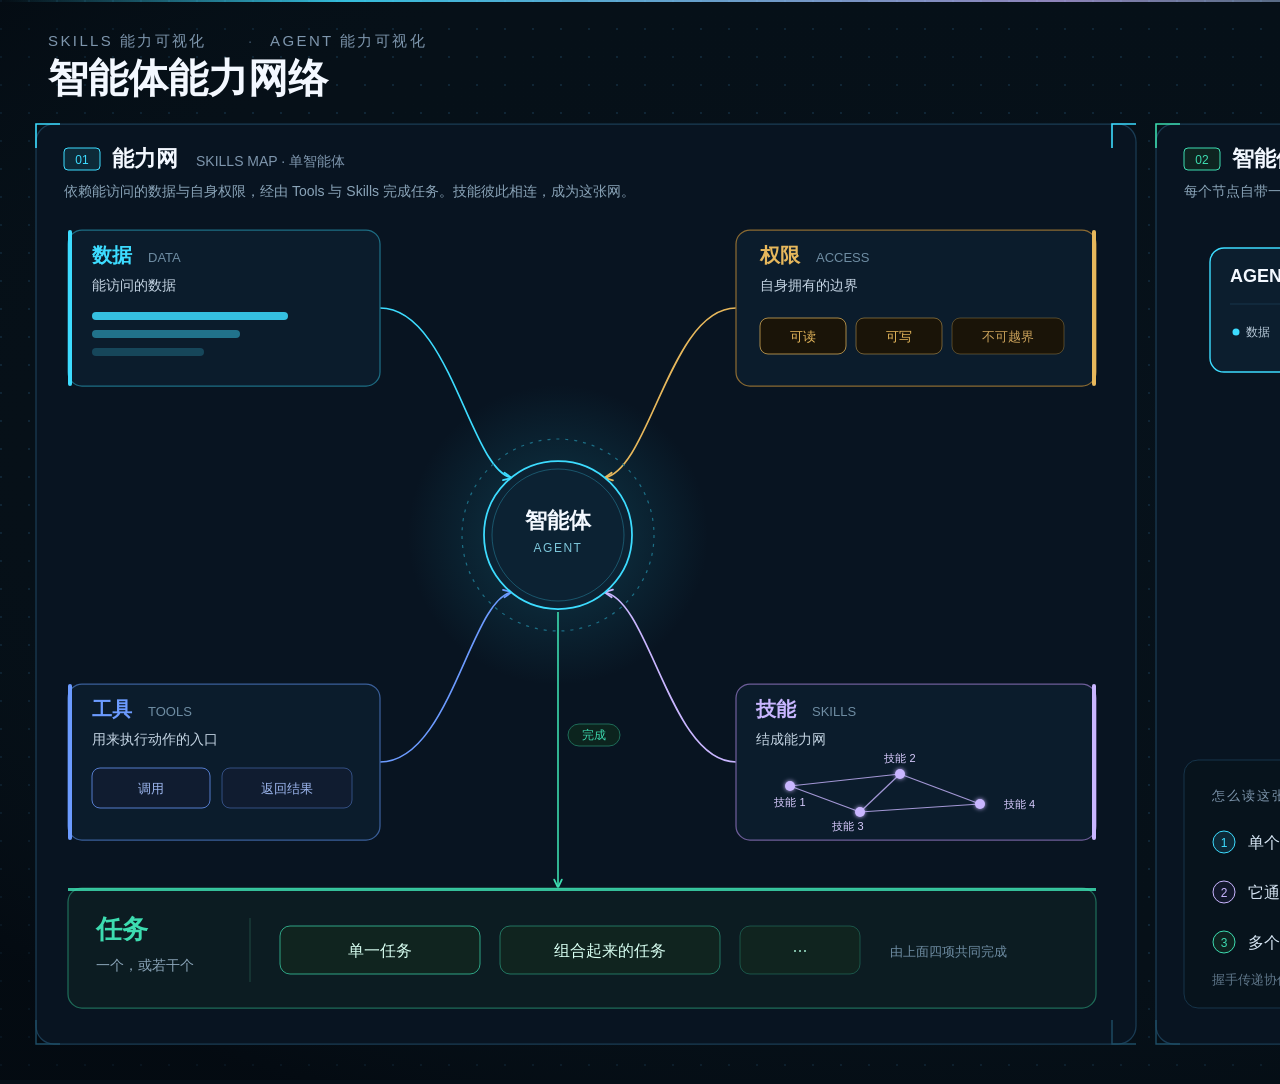
<file: docs/diagrams/agent-capability-graph/agent-capability-graph.html>
<!DOCTYPE html>
<html lang="zh-CN">
<head>
<meta charset="UTF-8">
<title>智能体能力网络</title>
<style>
  html, body {
    margin: 0;
    padding: 0;
    width: 1920px;
    height: 1080px;
    overflow: hidden;
    background: #061018;
  }
</style>
</head>
<body>
<svg xmlns="http://www.w3.org/2000/svg" width="1920" height="1080" viewBox="0 0 1920 1080">
  <defs>
    <pattern id="dots" width="28" height="28" patternUnits="userSpaceOnUse">
      <circle cx="1" cy="1" r="0.9" fill="#143044"/>
    </pattern>
    <radialGradient id="vignette" cx="50%" cy="42%" r="68%">
      <stop offset="0%" stop-color="#0c2033" stop-opacity="0.15"/>
      <stop offset="70%" stop-color="#061018" stop-opacity="0"/>
      <stop offset="100%" stop-color="#02060c" stop-opacity="0.55"/>
    </radialGradient>
    <radialGradient id="coreglow" cx="50%" cy="50%" r="50%">
      <stop offset="0%" stop-color="#14586e" stop-opacity="0.55"/>
      <stop offset="100%" stop-color="#14586e" stop-opacity="0"/>
    </radialGradient>
    <radialGradient id="graphglow" cx="50%" cy="40%" r="60%">
      <stop offset="0%" stop-color="#0e3d42" stop-opacity="0.45"/>
      <stop offset="100%" stop-color="#0e3d42" stop-opacity="0"/>
    </radialGradient>
    <linearGradient id="topline" x1="0" y1="0" x2="1" y2="0">
      <stop offset="0%" stop-color="#3ddcff" stop-opacity="0"/>
      <stop offset="18%" stop-color="#3ddcff" stop-opacity="0.85"/>
      <stop offset="55%" stop-color="#c9b6ff" stop-opacity="0.7"/>
      <stop offset="100%" stop-color="#3ddcb0" stop-opacity="0"/>
    </linearGradient>
    <filter id="soft" x="-40%" y="-40%" width="180%" height="180%">
      <feGaussianBlur stdDeviation="2.2" result="b"/>
      <feMerge>
        <feMergeNode in="b"/>
        <feMergeNode in="SourceGraphic"/>
      </feMerge>
    </filter>
    <marker id="mk-cyan" viewBox="0 0 10 10" refX="8.5" refY="5" markerWidth="7" markerHeight="7" orient="auto-start-reverse">
      <path d="M1 1.6 L8.2 5 L1 8.4" fill="none" stroke="#3ddcff" stroke-width="1.6" stroke-linecap="round" stroke-linejoin="round"/>
    </marker>
    <marker id="mk-gold" viewBox="0 0 10 10" refX="8.5" refY="5" markerWidth="7" markerHeight="7" orient="auto-start-reverse">
      <path d="M1 1.6 L8.2 5 L1 8.4" fill="none" stroke="#e7b85c" stroke-width="1.6" stroke-linecap="round" stroke-linejoin="round"/>
    </marker>
    <marker id="mk-blue" viewBox="0 0 10 10" refX="8.5" refY="5" markerWidth="7" markerHeight="7" orient="auto-start-reverse">
      <path d="M1 1.6 L8.2 5 L1 8.4" fill="none" stroke="#6c9bff" stroke-width="1.6" stroke-linecap="round" stroke-linejoin="round"/>
    </marker>
    <marker id="mk-violet" viewBox="0 0 10 10" refX="8.5" refY="5" markerWidth="7" markerHeight="7" orient="auto-start-reverse">
      <path d="M1 1.6 L8.2 5 L1 8.4" fill="none" stroke="#c9b6ff" stroke-width="1.6" stroke-linecap="round" stroke-linejoin="round"/>
    </marker>
    <marker id="mk-mint" viewBox="0 0 10 10" refX="8.5" refY="5" markerWidth="7" markerHeight="7" orient="auto-start-reverse">
      <path d="M1 1.6 L8.2 5 L1 8.4" fill="none" stroke="#3ddcb0" stroke-width="1.6" stroke-linecap="round" stroke-linejoin="round"/>
    </marker>
  </defs>

  <rect width="1920" height="1080" fill="#061018"/>
  <rect width="1920" height="1080" fill="url(#dots)"/>
  <rect width="1920" height="1080" fill="url(#vignette)"/>
  <rect x="0" y="0" width="1920" height="2" fill="url(#topline)"/>

  <text x="48" y="46" fill="#7e96ad" font-family="Noto Sans CJK SC, Noto Sans SC, sans-serif" font-size="15" letter-spacing="2.4">SKILLS 能力可视化</text>
  <text x="248" y="46" fill="#3d5368" font-family="Noto Sans CJK SC, Noto Sans SC, sans-serif" font-size="15">·</text>
  <text x="270" y="46" fill="#7e96ad" font-family="Noto Sans CJK SC, Noto Sans SC, sans-serif" font-size="15" letter-spacing="2.4">AGENT 能力可视化</text>
  <text x="48" y="92" fill="#f3f8ff" font-family="Noto Sans CJK SC, Noto Sans SC, sans-serif" font-size="40" font-weight="700">智能体能力网络</text>
  <text x="1450" y="78" fill="#8aa4b8" font-family="Noto Sans CJK SC, Noto Sans SC, sans-serif" font-size="15">数据 × 权限 × Tools × Skills</text>
  <text x="1708" y="78" fill="#3ddcb0" font-family="Noto Sans CJK SC, Noto Sans SC, sans-serif" font-size="15">→  任务</text>
  <text x="1450" y="102" fill="#5e7588" font-family="Noto Sans CJK SC, Noto Sans SC, sans-serif" font-size="13">左图是一个智能体的内部；右图是多个智能体握手之后。</text>

  <!-- LEFT PANEL -->
  <g>
    <rect x="36" y="124" width="1100" height="920" rx="18" fill="#081421" stroke="#1a3c54" stroke-width="1.25"/>
    <path d="M36 148 V124 H60" fill="none" stroke="#3ddcff" stroke-width="1.6"/>
    <path d="M1112 148 V124 H1136" fill="none" stroke="#3ddcff" stroke-width="1.6"/>
    <path d="M36 1020 V1044 H60" fill="none" stroke="#1e4d66" stroke-width="1.4"/>
    <path d="M1112 1020 V1044 H1136" fill="none" stroke="#1e4d66" stroke-width="1.4"/>

    <rect x="64" y="148" width="36" height="22" rx="4" fill="#0d2a38" stroke="#3ddcff" stroke-width="1"/>
    <text x="82" y="164" text-anchor="middle" fill="#3ddcff" font-family="Noto Sans Mono CJK SC, Noto Sans CJK SC, sans-serif" font-size="12">01</text>
    <text x="112" y="166" fill="#f3f8ff" font-family="Noto Sans CJK SC, Noto Sans SC, sans-serif" font-size="22" font-weight="700">能力网</text>
    <text x="196" y="166" fill="#7e96ad" font-family="Noto Sans CJK SC, Noto Sans SC, sans-serif" font-size="14">SKILLS MAP · 单智能体</text>
    <text x="64" y="196" fill="#8aa4b8" font-family="Noto Sans CJK SC, Noto Sans SC, sans-serif" font-size="14">依赖能访问的数据与自身权限，经由 Tools 与 Skills 完成任务。技能彼此相连，成为这张网。</text>

    <circle cx="558" cy="535" r="150" fill="url(#coreglow)"/>

    <!-- connectors into the agent -->
    <g fill="none" stroke-width="1.6" stroke-linecap="round">
      <path d="M380 308 C450 308, 470 470, 512 478" stroke="#3ddcff" marker-end="url(#mk-cyan)"/>
      <path d="M736 308 C670 308, 650 470, 604 478" stroke="#e7b85c" marker-end="url(#mk-gold)"/>
      <path d="M380 762 C450 762, 470 600, 512 592" stroke="#6c9bff" marker-end="url(#mk-blue)"/>
      <path d="M736 762 C670 762, 650 600, 604 592" stroke="#c9b6ff" marker-end="url(#mk-violet)"/>
    </g>
    <path d="M558 612 L558 888" fill="none" stroke="#3ddcb0" stroke-width="1.6" marker-end="url(#mk-mint)"/>
    <rect x="568" y="724" width="52" height="22" rx="11" fill="#0c241e" stroke="#1e6b58"/>
    <text x="594" y="739" text-anchor="middle" fill="#3ddcb0" font-family="Noto Sans CJK SC, Noto Sans SC, sans-serif" font-size="12">完成</text>

    <circle cx="558" cy="535" r="96" fill="none" stroke="#1c6f86" stroke-width="1.2" stroke-dasharray="3 6"/>
    <circle cx="558" cy="535" r="74" fill="#0c2233" stroke="#3ddcff" stroke-width="1.75"/>
    <circle cx="558" cy="535" r="66" fill="none" stroke="#3ddcff" stroke-opacity="0.28"/>
    <text x="558" y="528" text-anchor="middle" fill="#f3f8ff" font-family="Noto Sans CJK SC, Noto Sans SC, sans-serif" font-size="22" font-weight="700">智能体</text>
    <text x="558" y="552" text-anchor="middle" fill="#7ec8dc" font-family="Noto Sans CJK SC, Noto Sans SC, sans-serif" font-size="12" letter-spacing="1.5">AGENT</text>

    <!-- DATA -->
    <g>
      <rect x="68" y="230" width="312" height="156" rx="14" fill="#0b1c2c" stroke="#1d6d84" stroke-width="1.25"/>
      <rect x="68" y="230" width="4" height="156" rx="2" fill="#3ddcff"/>
      <text x="92" y="262" fill="#3ddcff" font-family="Noto Sans CJK SC, Noto Sans SC, sans-serif" font-size="20" font-weight="700">数据</text>
      <text x="148" y="262" fill="#6f8da3" font-family="Noto Sans CJK SC, Noto Sans SC, sans-serif" font-size="13">DATA</text>
      <text x="92" y="290" fill="#c5d5e4" font-family="Noto Sans CJK SC, Noto Sans SC, sans-serif" font-size="14">能访问的数据</text>
      <rect x="92" y="312" width="196" height="8" rx="4" fill="#3ddcff" fill-opacity="0.85"/>
      <rect x="92" y="330" width="148" height="8" rx="4" fill="#3ddcff" fill-opacity="0.45"/>
      <rect x="92" y="348" width="112" height="8" rx="4" fill="#3ddcff" fill-opacity="0.22"/>
    </g>

    <!-- PERMISSION -->
    <g>
      <rect x="736" y="230" width="360" height="156" rx="14" fill="#0b1c2c" stroke="#8a6a32" stroke-width="1.25"/>
      <rect x="1092" y="230" width="4" height="156" rx="2" fill="#e7b85c"/>
      <text x="760" y="262" fill="#e7b85c" font-family="Noto Sans CJK SC, Noto Sans SC, sans-serif" font-size="20" font-weight="700">权限</text>
      <text x="816" y="262" fill="#6f8da3" font-family="Noto Sans CJK SC, Noto Sans SC, sans-serif" font-size="13">ACCESS</text>
      <text x="760" y="290" fill="#c5d5e4" font-family="Noto Sans CJK SC, Noto Sans SC, sans-serif" font-size="14">自身拥有的边界</text>
      <rect x="760" y="318" width="86" height="36" rx="8" fill="#1a1408" stroke="#e7b85c" stroke-opacity="0.7"/>
      <text x="803" y="341" text-anchor="middle" fill="#e7b85c" font-family="Noto Sans CJK SC, Noto Sans SC, sans-serif" font-size="13">可读</text>
      <rect x="856" y="318" width="86" height="36" rx="8" fill="#1a1408" stroke="#e7b85c" stroke-opacity="0.45"/>
      <text x="899" y="341" text-anchor="middle" fill="#e7b85c" font-family="Noto Sans CJK SC, Noto Sans SC, sans-serif" font-size="13">可写</text>
      <rect x="952" y="318" width="112" height="36" rx="8" fill="#1a1408" stroke="#e7b85c" stroke-opacity="0.3"/>
      <text x="1008" y="341" text-anchor="middle" fill="#c9a15a" font-family="Noto Sans CJK SC, Noto Sans SC, sans-serif" font-size="13">不可越界</text>
    </g>

    <!-- TOOLS -->
    <g>
      <rect x="68" y="684" width="312" height="156" rx="14" fill="#0b1c2c" stroke="#3a5f9a" stroke-width="1.25"/>
      <rect x="68" y="684" width="4" height="156" rx="2" fill="#6c9bff"/>
      <text x="92" y="716" fill="#6c9bff" font-family="Noto Sans CJK SC, Noto Sans SC, sans-serif" font-size="20" font-weight="700">工具</text>
      <text x="148" y="716" fill="#6f8da3" font-family="Noto Sans CJK SC, Noto Sans SC, sans-serif" font-size="13">TOOLS</text>
      <text x="92" y="744" fill="#c5d5e4" font-family="Noto Sans CJK SC, Noto Sans SC, sans-serif" font-size="14">用来执行动作的入口</text>
      <rect x="92" y="768" width="118" height="40" rx="8" fill="#101c30" stroke="#6c9bff" stroke-opacity="0.75"/>
      <text x="151" y="793" text-anchor="middle" fill="#9db7ef" font-family="Noto Sans CJK SC, Noto Sans SC, sans-serif" font-size="13">调用</text>
      <rect x="222" y="768" width="130" height="40" rx="8" fill="#101c30" stroke="#6c9bff" stroke-opacity="0.4"/>
      <text x="287" y="793" text-anchor="middle" fill="#9db7ef" font-family="Noto Sans CJK SC, Noto Sans SC, sans-serif" font-size="13">返回结果</text>
    </g>

    <!-- SKILLS MAP -->
    <g>
      <rect x="736" y="684" width="360" height="156" rx="14" fill="#0b1c2c" stroke="#6d5d99" stroke-width="1.25"/>
      <rect x="1092" y="684" width="4" height="156" rx="2" fill="#c9b6ff"/>
      <text x="756" y="716" fill="#c9b6ff" font-family="Noto Sans CJK SC, Noto Sans SC, sans-serif" font-size="20" font-weight="700">技能</text>
      <text x="812" y="716" fill="#6f8da3" font-family="Noto Sans CJK SC, Noto Sans SC, sans-serif" font-size="13">SKILLS</text>
      <text x="756" y="744" fill="#c5d5e4" font-family="Noto Sans CJK SC, Noto Sans SC, sans-serif" font-size="14">结成能力网</text>
      <g stroke="#c9b6ff" stroke-opacity="0.8" stroke-width="1.25" fill="none">
        <line x1="790" y1="786" x2="900" y2="774"/>
        <line x1="900" y1="774" x2="860" y2="812"/>
        <line x1="860" y1="812" x2="790" y2="786"/>
        <line x1="900" y1="774" x2="980" y2="804"/>
        <line x1="860" y1="812" x2="980" y2="804"/>
      </g>
      <g fill="#c9b6ff" filter="url(#soft)">
        <circle cx="790" cy="786" r="5"/>
        <circle cx="900" cy="774" r="5"/>
        <circle cx="860" cy="812" r="5"/>
        <circle cx="980" cy="804" r="5"/>
      </g>
      <text x="790" y="806" text-anchor="middle" fill="#d9ccff" font-family="Noto Sans CJK SC, Noto Sans SC, sans-serif" font-size="11">技能 1</text>
      <text x="900" y="762" text-anchor="middle" fill="#d9ccff" font-family="Noto Sans CJK SC, Noto Sans SC, sans-serif" font-size="11">技能 2</text>
      <text x="848" y="830" text-anchor="middle" fill="#d9ccff" font-family="Noto Sans CJK SC, Noto Sans SC, sans-serif" font-size="11">技能 3</text>
      <text x="1004" y="808" fill="#d9ccff" font-family="Noto Sans CJK SC, Noto Sans SC, sans-serif" font-size="11">技能 4</text>
    </g>

    <!-- TASK -->
    <g>
      <rect x="68" y="888" width="1028" height="120" rx="14" fill="#0c1c22" stroke="#1e6b58" stroke-width="1.25"/>
      <rect x="68" y="888" width="1028" height="3" fill="#3ddcb0" fill-opacity="0.85"/>
      <text x="96" y="938" fill="#3ddcb0" font-family="Noto Sans CJK SC, Noto Sans SC, sans-serif" font-size="26" font-weight="700">任务</text>
      <text x="96" y="970" fill="#8aa4b8" font-family="Noto Sans CJK SC, Noto Sans SC, sans-serif" font-size="14">一个，或若干个</text>
      <line x1="250" y1="918" x2="250" y2="982" stroke="#1e4a42"/>
      <rect x="280" y="926" width="200" height="48" rx="10" fill="#10241f" stroke="#3ddcb0" stroke-opacity="0.7"/>
      <text x="380" y="956" text-anchor="middle" fill="#d8fff2" font-family="Noto Sans CJK SC, Noto Sans SC, sans-serif" font-size="16">单一任务</text>
      <rect x="500" y="926" width="220" height="48" rx="10" fill="#10241f" stroke="#3ddcb0" stroke-opacity="0.45"/>
      <text x="610" y="956" text-anchor="middle" fill="#d8fff2" font-family="Noto Sans CJK SC, Noto Sans SC, sans-serif" font-size="16">组合起来的任务</text>
      <rect x="740" y="926" width="120" height="48" rx="10" fill="#10241f" stroke="#3ddcb0" stroke-opacity="0.28"/>
      <text x="800" y="956" text-anchor="middle" fill="#8ecfb8" font-family="Noto Sans CJK SC, Noto Sans SC, sans-serif" font-size="18">···</text>
      <text x="890" y="956" fill="#6f8da3" font-family="Noto Sans CJK SC, Noto Sans SC, sans-serif" font-size="13">由上面四项共同完成</text>
    </g>
  </g>

  <!-- RIGHT PANEL -->
  <g>
    <rect x="1156" y="124" width="728" height="920" rx="18" fill="#081421" stroke="#1a3c54" stroke-width="1.25"/>
    <path d="M1156 148 V124 H1180" fill="none" stroke="#3ddcb0" stroke-width="1.6"/>
    <path d="M1860 148 V124 H1884" fill="none" stroke="#3ddcb0" stroke-width="1.6"/>
    <path d="M1156 1020 V1044 H1180" fill="none" stroke="#1e4d66" stroke-width="1.4"/>
    <path d="M1860 1020 V1044 H1884" fill="none" stroke="#1e4d66" stroke-width="1.4"/>
    <circle cx="1520" cy="460" r="220" fill="url(#graphglow)"/>

    <rect x="1184" y="148" width="36" height="22" rx="4" fill="#0e2420" stroke="#3ddcb0" stroke-width="1"/>
    <text x="1202" y="164" text-anchor="middle" fill="#3ddcb0" font-family="Noto Sans Mono CJK SC, Noto Sans CJK SC, sans-serif" font-size="12">02</text>
    <text x="1232" y="166" fill="#f3f8ff" font-family="Noto Sans CJK SC, Noto Sans SC, sans-serif" font-size="22" font-weight="700">智能体网络</text>
    <text x="1372" y="166" fill="#7e96ad" font-family="Noto Sans CJK SC, Noto Sans SC, sans-serif" font-size="14">AGENT GRAPH</text>
    <text x="1184" y="196" fill="#8aa4b8" font-family="Noto Sans CJK SC, Noto Sans SC, sans-serif" font-size="14">每个节点自带一张能力网，握手之后连成图。</text>

    <!-- edges -->
    <g fill="none" stroke="#3ddcb0" stroke-width="1.7" stroke-linecap="round">
      <path d="M1478 300 H1568" marker-start="url(#mk-mint)" marker-end="url(#mk-mint)"/>
      <path d="M1456 372 C1468 470, 1476 520, 1492 560" marker-start="url(#mk-mint)" marker-end="url(#mk-mint)"/>
      <path d="M1590 372 C1578 470, 1568 520, 1554 560" marker-start="url(#mk-mint)" marker-end="url(#mk-mint)"/>
    </g>
    <rect x="1484" y="276" width="78" height="26" rx="13" fill="#0c221c" stroke="#3ddcb0"/>
    <text x="1523" y="294" text-anchor="middle" fill="#3ddcb0" font-family="Noto Sans CJK SC, Noto Sans SC, sans-serif" font-size="13">握手</text>
    <text x="1418" y="470" text-anchor="end" fill="#3ddcb0" font-family="Noto Sans CJK SC, Noto Sans SC, sans-serif" font-size="12">握手</text>
    <text x="1628" y="470" fill="#3ddcb0" font-family="Noto Sans CJK SC, Noto Sans SC, sans-serif" font-size="12">握手</text>

    <!-- AGENT-1 -->
    <g>
      <rect x="1210" y="248" width="268" height="124" rx="14" fill="#0c1e2e" stroke="#3ddcff" stroke-width="1.4"/>
      <text x="1230" y="282" fill="#f3f8ff" font-family="Noto Sans CJK SC, Noto Sans SC, sans-serif" font-size="18" font-weight="700">AGENT-1</text>
      <g stroke="#c9b6ff" stroke-width="1.2" fill="none">
        <line x1="1388" y1="268" x2="1424" y2="262"/>
        <line x1="1424" y1="262" x2="1410" y2="290"/>
        <line x1="1410" y1="290" x2="1388" y2="268"/>
      </g>
      <g fill="#c9b6ff">
        <circle cx="1388" cy="268" r="3.5"/>
        <circle cx="1424" cy="262" r="3.5"/>
        <circle cx="1410" cy="290" r="3.5"/>
      </g>
      <text x="1434" y="278" fill="#c9b6ff" font-family="Noto Sans CJK SC, Noto Sans SC, sans-serif" font-size="11">能力网</text>
      <line x1="1230" y1="304" x2="1458" y2="304" stroke="#16344a"/>
      <circle cx="1236" cy="332" r="3.5" fill="#3ddcff"/>
      <text x="1246" y="336" fill="#b7c9d8" font-family="Noto Sans CJK SC, Noto Sans SC, sans-serif" font-size="12">数据</text>
      <circle cx="1296" cy="332" r="3.5" fill="#e7b85c"/>
      <text x="1306" y="336" fill="#b7c9d8" font-family="Noto Sans CJK SC, Noto Sans SC, sans-serif" font-size="12">权限</text>
      <circle cx="1356" cy="332" r="3.5" fill="#6c9bff"/>
      <text x="1366" y="336" fill="#b7c9d8" font-family="Noto Sans CJK SC, Noto Sans SC, sans-serif" font-size="12">工具</text>
      <circle cx="1416" cy="332" r="3.5" fill="#c9b6ff"/>
      <text x="1426" y="336" fill="#b7c9d8" font-family="Noto Sans CJK SC, Noto Sans SC, sans-serif" font-size="12">技能</text>
    </g>

    <!-- AGENT-2 -->
    <g>
      <rect x="1568" y="248" width="268" height="124" rx="14" fill="#0c1e2e" stroke="#3ddcff" stroke-width="1.4"/>
      <text x="1588" y="282" fill="#f3f8ff" font-family="Noto Sans CJK SC, Noto Sans SC, sans-serif" font-size="18" font-weight="700">AGENT-2</text>
      <g stroke="#c9b6ff" stroke-width="1.2" fill="none">
        <line x1="1746" y1="268" x2="1782" y2="262"/>
        <line x1="1782" y1="262" x2="1768" y2="290"/>
        <line x1="1768" y1="290" x2="1746" y2="268"/>
      </g>
      <g fill="#c9b6ff">
        <circle cx="1746" cy="268" r="3.5"/>
        <circle cx="1782" cy="262" r="3.5"/>
        <circle cx="1768" cy="290" r="3.5"/>
      </g>
      <text x="1792" y="278" fill="#c9b6ff" font-family="Noto Sans CJK SC, Noto Sans SC, sans-serif" font-size="11">能力网</text>
      <line x1="1588" y1="304" x2="1816" y2="304" stroke="#16344a"/>
      <circle cx="1594" cy="332" r="3.5" fill="#3ddcff"/>
      <text x="1604" y="336" fill="#b7c9d8" font-family="Noto Sans CJK SC, Noto Sans SC, sans-serif" font-size="12">数据</text>
      <circle cx="1654" cy="332" r="3.5" fill="#e7b85c"/>
      <text x="1664" y="336" fill="#b7c9d8" font-family="Noto Sans CJK SC, Noto Sans SC, sans-serif" font-size="12">权限</text>
      <circle cx="1714" cy="332" r="3.5" fill="#6c9bff"/>
      <text x="1724" y="336" fill="#b7c9d8" font-family="Noto Sans CJK SC, Noto Sans SC, sans-serif" font-size="12">工具</text>
      <circle cx="1774" cy="332" r="3.5" fill="#c9b6ff"/>
      <text x="1784" y="336" fill="#b7c9d8" font-family="Noto Sans CJK SC, Noto Sans SC, sans-serif" font-size="12">技能</text>
    </g>

    <!-- AGENT-3 -->
    <g>
      <rect x="1389" y="560" width="268" height="124" rx="14" fill="#0c1e2e" stroke="#3ddcff" stroke-width="1.4"/>
      <text x="1409" y="594" fill="#f3f8ff" font-family="Noto Sans CJK SC, Noto Sans SC, sans-serif" font-size="18" font-weight="700">AGENT-3</text>
      <g stroke="#c9b6ff" stroke-width="1.2" fill="none">
        <line x1="1567" y1="580" x2="1603" y2="574"/>
        <line x1="1603" y1="574" x2="1589" y2="602"/>
        <line x1="1589" y1="602" x2="1567" y2="580"/>
      </g>
      <g fill="#c9b6ff">
        <circle cx="1567" cy="580" r="3.5"/>
        <circle cx="1603" cy="574" r="3.5"/>
        <circle cx="1589" cy="602" r="3.5"/>
      </g>
      <text x="1613" y="590" fill="#c9b6ff" font-family="Noto Sans CJK SC, Noto Sans SC, sans-serif" font-size="11">能力网</text>
      <line x1="1409" y1="616" x2="1637" y2="616" stroke="#16344a"/>
      <circle cx="1415" cy="644" r="3.5" fill="#3ddcff"/>
      <text x="1425" y="648" fill="#b7c9d8" font-family="Noto Sans CJK SC, Noto Sans SC, sans-serif" font-size="12">数据</text>
      <circle cx="1475" cy="644" r="3.5" fill="#e7b85c"/>
      <text x="1485" y="648" fill="#b7c9d8" font-family="Noto Sans CJK SC, Noto Sans SC, sans-serif" font-size="12">权限</text>
      <circle cx="1535" cy="644" r="3.5" fill="#6c9bff"/>
      <text x="1545" y="648" fill="#b7c9d8" font-family="Noto Sans CJK SC, Noto Sans SC, sans-serif" font-size="12">工具</text>
      <circle cx="1595" cy="644" r="3.5" fill="#c9b6ff"/>
      <text x="1605" y="648" fill="#b7c9d8" font-family="Noto Sans CJK SC, Noto Sans SC, sans-serif" font-size="12">技能</text>
    </g>

    <!-- readout -->
    <rect x="1184" y="760" width="672" height="248" rx="14" fill="#07131c" stroke="#16344a"/>
    <text x="1212" y="800" fill="#7e96ad" font-family="Noto Sans CJK SC, Noto Sans SC, sans-serif" font-size="13" letter-spacing="2">怎么读这张图</text>
    <g font-family="Noto Sans CJK SC, Noto Sans SC, sans-serif" font-size="16" fill="#d5e4f2">
      <circle cx="1224" cy="842" r="11" fill="#0d2a38" stroke="#3ddcff"/>
      <text x="1224" y="847" text-anchor="middle" fill="#3ddcff" font-size="12">1</text>
      <text x="1248" y="848">单个智能体依赖自己能访问的数据，和自己拥有的权限。</text>

      <circle cx="1224" cy="892" r="11" fill="#12182c" stroke="#c9b6ff"/>
      <text x="1224" y="897" text-anchor="middle" fill="#c9b6ff" font-size="12">2</text>
      <text x="1248" y="898">它通过 Tools 与 Skills 完成一个或若干任务；技能连成能力网。</text>

      <circle cx="1224" cy="942" r="11" fill="#0e2420" stroke="#3ddcb0"/>
      <text x="1224" y="947" text-anchor="middle" fill="#3ddcb0" font-size="12">3</text>
      <text x="1248" y="948">多个智能体用握手协作。每张能力网，是智能体网络上的一个节点。</text>
    </g>
    <text x="1212" y="984" fill="#5e7588" font-family="Noto Sans CJK SC, Noto Sans SC, sans-serif" font-size="13">握手传递协作，不合并彼此的数据与权限。网络可以继续向外延伸。</text>
  </g>
</svg>
</body>
</html>
</file>
<file: docs/site/assets/site.css>
/* SUNNY 文档站：瑞士工业纸底 + Hub 海军蓝。离线可开，减弱动效时关掉过渡。 */
:root {
  --ink: #12181f;
  --muted: #5c6670;
  --faint: #8b949e;
  --line: #d2d8de;
  --paper: #eef1f3;
  --sheet: #f7f8f6;
  --card: #ffffff;
  --navy: #0b1f33;
  --navy-2: #16324c;
  --accent: #1f7ae0;
  --accent-deep: #155fae;
  --green: #00e676;
  --ok: #1a7f4b;
  --hub: #1d63ed;
  --self: #0e8a74;
  --code-bg: #0b1f33;
  --code-fg: #d7e7f4;
  --shadow: 0 12px 32px rgba(11, 31, 51, 0.07);
  --radius: 10px;
  --font: "IBM Plex Sans", "Noto Sans SC", "PingFang SC", "Microsoft YaHei", sans-serif;
  --mono: "IBM Plex Mono", "JetBrains Mono", ui-monospace, monospace;
}

* { box-sizing: border-box; }
html { scroll-behavior: smooth; }
@media (prefers-reduced-motion: reduce) {
  html { scroll-behavior: auto; }
  *, *::before, *::after { animation: none !important; transition: none !important; }
}

body {
  margin: 0;
  min-height: 100dvh;
  font-family: var(--font);
  color: var(--ink);
  background:
    radial-gradient(900px 420px at 100% -8%, rgba(31, 122, 224, 0.12), transparent 55%),
    radial-gradient(700px 320px at 0% 0%, rgba(11, 31, 51, 0.06), transparent 50%),
    var(--paper);
  line-height: 1.6;
}

a { color: var(--accent-deep); text-underline-offset: 3px; }
a:hover { color: var(--accent); }
a:focus-visible, button:focus-visible {
  outline: 3px solid rgba(31, 122, 224, 0.35);
  outline-offset: 3px;
}
code, kbd {
  font-family: var(--mono);
  font-size: 0.86em;
  background: #e7eef4;
  padding: 0.1em 0.38em;
  border-radius: 4px;
}

.topbar {
  display: flex;
  align-items: center;
  justify-content: space-between;
  gap: 20px;
  padding: 10px 28px;
  background: var(--navy);
  color: #fff;
  position: sticky;
  top: 0;
  z-index: 20;
  border-bottom: 2px solid var(--green);
}
.brand {
  display: flex;
  align-items: center;
  gap: 10px;
  color: #fff;
  text-decoration: none;
  font-weight: 600;
  letter-spacing: 0.01em;
}
.brand img {
  width: 32px;
  height: 32px;
  border-radius: 8px;
  background: #fff;
  object-fit: cover;
}
.brand .word {
  display: flex;
  flex-direction: column;
  line-height: 1.15;
}
.brand small {
  font-size: 10px;
  font-weight: 500;
  letter-spacing: 0.14em;
  text-transform: uppercase;
  color: #93a6b8;
}
.brand b { font-size: 15px; }
.brand .cursor { color: var(--green); }
.topbar nav {
  display: flex;
  gap: 6px;
}
.topbar nav a {
  color: #d5e6f3;
  text-decoration: none;
  font-size: 14px;
  padding: 6px 12px;
  border-radius: 999px;
}
.topbar nav a:hover { background: rgba(255, 255, 255, 0.08); color: #fff; }
.topbar nav a[aria-current="page"] {
  background: #fff;
  color: var(--navy);
  font-weight: 600;
}

.wrap { max-width: 1120px; margin: 0 auto; padding: 36px 28px 96px; }
.wrap.doc {
  max-width: 1280px;
  display: grid;
  grid-template-columns: 220px minmax(0, 1fr);
  gap: 28px;
  align-items: start;
}
.doc-body { min-width: 0; }

.hero {
  display: grid;
  grid-template-columns: minmax(0, 1.4fr) minmax(220px, 0.7fr);
  gap: 28px;
  align-items: end;
  margin-bottom: 28px;
}
.hero.solo { grid-template-columns: 1fr; }
.kicker {
  font-family: var(--mono);
  font-size: 12px;
  letter-spacing: 0.16em;
  text-transform: uppercase;
  color: var(--accent-deep);
  margin: 0 0 10px;
}
.hero h1 {
  margin: 0 0 12px;
  font-size: clamp(2rem, 4vw, 2.75rem);
  letter-spacing: -0.03em;
  line-height: 1.15;
}
.hero p {
  margin: 0;
  color: var(--muted);
  max-width: 40rem;
  font-size: 1.05rem;
}
.portal-hero { min-height: 430px; align-items: center; }
.portal-hero h1 { max-width: 760px; }
.hero-actions {
  display: flex;
  flex-wrap: wrap;
  gap: 10px;
  margin-top: 22px;
}
.button {
  display: inline-flex;
  align-items: center;
  justify-content: center;
  min-height: 42px;
  padding: 9px 15px;
  border-radius: 8px;
  border: 1px solid var(--line);
  text-decoration: none;
  font-weight: 600;
  white-space: nowrap;
}
.button.primary { color: #fff; background: var(--accent-deep); border-color: var(--accent-deep); }
.button.primary:hover { color: #fff; background: var(--navy-2); }
.button.secondary { color: var(--navy); background: var(--card); }
.button.secondary:hover { color: var(--accent-deep); border-color: var(--accent); }
.button:active, .print-button:active { transform: translateY(1px); }
.hero-aside {
  background: var(--navy);
  color: #d5e6f3;
  border-radius: 14px;
  padding: 18px 20px;
  font-size: 0.92rem;
}
.hero-aside strong { color: #fff; display: block; margin-bottom: 6px; }
.hero-aside code { background: #16324c; color: #d7e7f4; }
.signal-panel dl { margin: 12px 0; }
.signal-panel dl div {
  display: grid;
  grid-template-columns: 64px 1fr;
  gap: 10px;
  padding: 9px 0;
  border-bottom: 1px solid rgba(255, 255, 255, 0.12);
}
.signal-panel dt { color: #fff; font-weight: 600; }
.signal-panel dd { margin: 0; color: #b9cbda; }
.signal-panel p { color: #93a6b8; font-size: 0.82rem; margin-top: 12px; }

.problem-strip {
  display: grid;
  grid-template-columns: repeat(3, 1fr);
  background: var(--navy);
  color: #fff;
  border-radius: 16px;
  overflow: hidden;
  margin: 0 0 42px;
}
.problem-strip > div {
  padding: 22px;
  position: relative;
}
.problem-strip > div + div { border-left: 1px solid rgba(255, 255, 255, 0.14); }
.problem-strip strong { display: block; margin: 8px 0 4px; font-size: 1.02rem; }
.problem-strip p { color: #b9cbda; margin: 0; font-size: 0.9rem; }
.step-mark {
  font-family: var(--mono);
  color: #88bfff;
  font-size: 11px;
  letter-spacing: 0.08em;
}

.portal-section { margin: 0 0 42px; }
.portal-section > h2,
.boundary-grid h2 {
  margin: 0 0 6px;
  font-size: 1.45rem;
  letter-spacing: -0.02em;
}
.section-intro { max-width: 64ch; color: var(--muted); margin: 0 0 18px; }

.cards {
  display: grid;
  grid-template-columns: 1.15fr 0.85fr;
  gap: 16px;
  margin: 8px 0 28px;
}
.cards.cards-three { grid-template-columns: 1.1fr 1fr 1fr; }
.card {
  background: var(--card);
  border: 1px solid var(--line);
  border-radius: 16px;
  padding: 22px 22px 20px;
  box-shadow: var(--shadow);
  text-decoration: none;
  color: inherit;
  display: flex;
  flex-direction: column;
  min-height: 200px;
  position: relative;
  overflow: hidden;
}
.card::before {
  content: "";
  position: absolute;
  left: 0; top: 0; bottom: 0;
  width: 4px;
  background: var(--accent);
}
.card.alt::before { background: var(--self); }
.card-report::before { background: var(--navy); }
a.card:hover { transform: translateY(-2px); border-color: #b7c6d4; }
.badge {
  display: inline-flex;
  align-self: flex-start;
  font-size: 11px;
  letter-spacing: 0.08em;
  text-transform: uppercase;
  padding: 3px 8px;
  border-radius: 999px;
  background: #e8f1fe;
  color: var(--accent-deep);
  margin-bottom: 12px;
  font-weight: 600;
}
.card.alt .badge { background: #e6f6f2; color: var(--self); }
.card h2, .card h3 { margin: 0 0 8px; font-size: 1.35rem; letter-spacing: -0.02em; }
.card p { margin: 0; color: var(--muted); flex: 1; }
.card .go {
  margin-top: 16px;
  font-size: 0.92rem;
  font-weight: 600;
  color: var(--accent-deep);
}

.boundary-grid {
  display: grid;
  grid-template-columns: 1fr 1fr;
  gap: 1px;
  background: var(--line);
  border: 1px solid var(--line);
  border-radius: 16px;
  overflow: hidden;
  margin: 0 0 28px;
}
.boundary-grid > div { background: var(--card); padding: 24px; }
.check-list, .plain-list { list-style: none; margin: 14px 0 0; padding: 0; }
.check-list li, .plain-list li { position: relative; padding: 8px 0 8px 25px; color: var(--muted); }
.check-list li::before, .plain-list li::before {
  position: absolute;
  left: 0;
  top: 8px;
  font-family: var(--mono);
  font-weight: 600;
}
.check-list li::before { content: "✓"; color: var(--ok); }
.plain-list li::before { content: "×"; color: var(--faint); }

.note {
  background: var(--sheet);
  border: 1px dashed var(--line);
  border-radius: var(--radius);
  padding: 14px 16px;
  color: var(--muted);
  font-size: 0.95rem;
}

.toc {
  background: var(--card);
  border: 1px solid var(--line);
  border-radius: 14px;
  padding: 16px 12px 14px;
  position: sticky;
  top: 68px;
  max-height: calc(100dvh - 88px);
  overflow: auto;
}
.toc strong {
  display: block;
  font-size: 11px;
  letter-spacing: 0.14em;
  text-transform: uppercase;
  color: var(--faint);
  padding: 0 8px 8px;
}
.toc ol {
  display: flex;
  flex-direction: column;
  gap: 2px;
  margin: 0;
  padding: 0;
  list-style: none;
  counter-reset: toc;
}
.toc li { counter-increment: toc; }
.toc a {
  text-decoration: none;
  color: var(--ink);
  display: flex;
  align-items: baseline;
  gap: 8px;
  padding: 7px 8px;
  border-radius: 8px;
  font-size: 0.9rem;
  line-height: 1.35;
}
.toc a::before {
  content: counter(toc, decimal-leading-zero);
  font-family: var(--mono);
  font-size: 11px;
  color: var(--accent);
  flex: 0 0 1.6em;
}
.toc a:hover { background: var(--sheet); color: var(--accent-deep); }
.toc a:target,
.toc a[aria-current="true"] {
  background: #e8f1fe;
  color: var(--accent-deep);
  font-weight: 600;
}
.print-button {
  width: calc(100% - 16px);
  margin: 14px 8px 0;
  padding: 8px 10px;
  border: 1px solid var(--line);
  border-radius: 8px;
  background: var(--sheet);
  color: var(--navy);
  font: 600 0.82rem var(--font);
  cursor: pointer;
}
.print-button:hover { border-color: var(--accent); color: var(--accent-deep); }

.module, .section {
  background: var(--card);
  border: 1px solid var(--line);
  border-radius: 16px;
  padding: 22px 24px 12px;
  margin: 0 0 18px;
  box-shadow: var(--shadow);
  scroll-margin-top: 76px;
}
.module h2, .section > h2 {
  margin: 0 0 8px;
  font-size: 1.28rem;
  letter-spacing: -0.02em;
  border: 0;
  padding: 0;
}
.module h3 { margin: 20px 0 8px; font-size: 1.02rem; }
.module .lead { color: var(--muted); margin: 0 0 16px; }
.brief-grid {
  display: grid;
  grid-template-columns: repeat(auto-fit, minmax(200px, 1fr));
  gap: 10px;
  margin: 0 0 16px;
}
.brief-grid .chip {
  background: var(--sheet);
  border: 1px solid var(--line);
  border-radius: 10px;
  padding: 12px 14px;
  font-size: 0.93rem;
  color: var(--muted);
}
.brief-grid .chip strong { display: block; color: var(--ink); margin-bottom: 4px; }

.api-paths {
  display: grid;
  grid-template-columns: repeat(3, 1fr);
  gap: 10px;
  margin: -4px 0 18px;
}
.api-paths a {
  display: flex;
  flex-direction: column;
  min-height: 88px;
  padding: 14px 16px;
  border: 1px solid var(--line);
  border-radius: 10px;
  background: var(--card);
  text-decoration: none;
  color: var(--ink);
}
.api-paths a:hover { border-color: var(--accent); }
.api-paths span { color: var(--muted); font-size: 0.85rem; margin-top: 5px; }

/* 介绍页 */
.report-layout { max-width: 1320px; }
.report-cover {
  min-height: 520px;
  display: grid;
  grid-template-columns: minmax(0, 1.65fr) minmax(240px, 0.65fr);
  gap: 28px;
  align-items: center;
  background:
    linear-gradient(115deg, rgba(11, 31, 51, 0.98), rgba(22, 50, 76, 0.96)),
    var(--navy);
  color: #fff;
  border-radius: 18px;
  padding: clamp(34px, 4.5vw, 56px);
  margin: 0 0 18px;
  scroll-margin-top: 76px;
  box-shadow: var(--shadow);
}
.report-cover .kicker { color: #88bfff; }
.report-cover h1 {
  margin: 0;
  font-size: clamp(2.4rem, 4vw, 4rem);
  line-height: 1.14;
  letter-spacing: -0.045em;
  text-wrap: balance;
}
.report-cover h1 span { display: block; }
.report-deck {
  max-width: 36rem;
  margin: 22px 0 0;
  color: #c2d3e0;
  font-size: 1.1rem;
}
.cover-principle {
  align-self: end;
  border-top: 1px solid rgba(255, 255, 255, 0.25);
  padding-top: 18px;
}
.cover-principle span {
  display: block;
  margin-bottom: 8px;
  color: #88bfff;
  font: 500 11px var(--mono);
  letter-spacing: 0.1em;
}
.cover-principle strong { font-size: 1.2rem; line-height: 1.45; }

.report-section {
  background: var(--card);
  border: 1px solid var(--line);
  border-radius: 16px;
  padding: clamp(24px, 4vw, 42px);
  margin: 0 0 18px;
  box-shadow: var(--shadow);
  scroll-margin-top: 76px;
}
.report-section > h2,
.executive-summary h2 {
  margin: 0 0 10px;
  max-width: none;
  font-size: clamp(1.55rem, 2.4vw, 2rem);
  line-height: 1.18;
  letter-spacing: -0.03em;
  text-wrap: balance;
}
.executive-summary {
  display: grid;
  grid-template-columns: 1.3fr 0.7fr;
  gap: 36px;
}
.executive-summary p { max-width: 68ch; }
.summary-box {
  border-left: 3px solid var(--accent);
  background: #f1f6fc;
  padding: 20px;
}
.summary-box strong { color: var(--navy); }
.summary-box p { color: var(--muted); margin: 5px 0 16px; }
.summary-box p:last-child { margin-bottom: 0; }

.silo-map {
  display: grid;
  grid-template-columns: repeat(3, 1fr);
  gap: 12px;
  position: relative;
  margin: 26px 0 18px;
  padding-bottom: 112px;
}
.silo-map article {
  min-height: 172px;
  padding: 18px;
  border: 1px solid var(--line);
  border-top: 4px solid var(--navy);
  border-radius: 10px;
  background: var(--sheet);
}
.silo-map article > span,
.silo-map article > small { display: block; color: var(--faint); font-size: 0.78rem; }
.silo-map article strong { display: block; margin: 12px 0 4px; }
.silo-map article p { color: var(--muted); margin: 0 0 14px; }
.silo-gap {
  position: absolute;
  left: 12%;
  right: 12%;
  bottom: 0;
  display: flex;
  align-items: center;
  justify-content: center;
  gap: 18px;
  min-height: 76px;
  padding: 14px 18px;
  border: 1px dashed #c2a46c;
  border-radius: 10px;
  background: #fff9ed;
  color: #765a29;
}
.silo-gap span { font-size: 0.86rem; }
.impact-row {
  display: grid;
  grid-template-columns: repeat(4, 1fr);
  gap: 1px;
  background: var(--line);
  border: 1px solid var(--line);
  border-radius: 10px;
  overflow: hidden;
}
.impact-row > div { background: var(--card); padding: 16px; }
.impact-row p { margin: 5px 0 0; color: var(--muted); font-size: 0.88rem; }

.solution-layers { display: grid; gap: 8px; margin: 26px 0; }
.layer {
  display: grid;
  grid-template-columns: 150px 1fr;
  align-items: center;
  min-height: 66px;
  padding: 12px 18px;
  border-radius: 10px;
}
.layer span { font: 500 0.77rem var(--mono); }
.layer.consumers { border: 1px solid var(--line); background: var(--sheet); }
.layer.hub { color: #fff; background: var(--navy); }
.layer.hub span { color: #88bfff; }
.layer.systems { border: 1px solid #bcd8f3; background: #eaf4fd; color: var(--navy); }
.principle-grid, .delivery-grid {
  display: grid;
  grid-template-columns: repeat(2, 1fr);
  gap: 12px;
}
.principle-grid article, .delivery-grid article {
  padding: 17px 18px;
  border-left: 3px solid var(--accent);
  background: var(--sheet);
}
.principle-grid p, .delivery-grid p { margin: 5px 0 0; color: var(--muted); }

.report-architecture {
  display: grid;
  gap: 10px;
  margin: 26px 0 16px;
}
.ra-callers, .ra-targets { display: grid; grid-template-columns: repeat(3, 1fr); gap: 10px; }
.ra-callers article, .ra-targets article {
  display: flex;
  flex-direction: column;
  padding: 14px 16px;
  border: 1px solid var(--line);
  border-radius: 10px;
  background: var(--sheet);
}
.ra-callers span, .ra-targets span { color: var(--muted); font-size: 0.8rem; }
.ra-arrow, .ra-direct {
  justify-self: center;
  padding: 5px 11px;
  border-radius: 6px;
  background: #e8f1fe;
  color: var(--accent-deep);
  font: 500 0.73rem var(--mono);
  text-align: center;
}
.ra-arrow::before { content: "↓ "; }
.ra-direct::before { content: "↓ "; }
.ra-registry {
  justify-self: center;
  width: min(100%, 560px);
  padding: 20px;
  border-radius: 12px;
  background: var(--navy);
  color: #fff;
  text-align: center;
}
.ra-registry span { color: #88bfff; font: 500 0.72rem var(--mono); }
.ra-registry strong { display: block; font-size: 1.25rem; margin: 3px 0; }
.ra-registry p { margin: 0; color: #c2d3e0; }
.ra-registry small { display: block; margin-top: 8px; color: #93a6b8; }
.fact-strip {
  display: flex;
  flex-wrap: wrap;
  justify-content: center;
  gap: 8px;
}
.fact-strip span {
  padding: 6px 10px;
  border: 1px solid var(--line);
  border-radius: 6px;
  background: var(--sheet);
  color: var(--muted);
  font: 0.75rem var(--mono);
}

.capability-figure {
  margin: 22px 0 0;
  overflow-x: auto;
  border-radius: 12px;
  background: #061018;
}
.capability-figure svg {
  display: block;
  width: 100%;
  height: auto;
}
.capability-figure.map svg { min-width: 880px; }
.capability-figure.graph svg { min-width: 640px; }
.capability-figure figcaption {
  margin: 0;
  padding: 8px 12px 10px;
  color: #8aa4b8;
  font-size: 0.82rem;
}

.journey {
  list-style: none;
  margin: 24px 0 0;
  padding: 0;
  counter-reset: journey;
  display: grid;
  grid-template-columns: repeat(2, 1fr);
  gap: 0 28px;
}
.journey li {
  counter-increment: journey;
  position: relative;
  min-height: 112px;
  padding: 18px 10px 18px 52px;
  border-bottom: 1px solid var(--line);
}
.journey li::before {
  content: counter(journey, decimal-leading-zero);
  position: absolute;
  left: 0;
  top: 17px;
  color: var(--accent);
  font: 600 0.8rem var(--mono);
}
.journey p { margin: 5px 0 0; color: var(--muted); }

.audience-panels {
  display: grid;
  grid-template-columns: 0.85fr 1.2fr 0.95fr;
  gap: 12px;
  margin-top: 22px;
}
.audience-panels article {
  padding: 22px;
  border: 1px solid var(--line);
  border-radius: 10px;
  background: var(--sheet);
}
.audience-panels article:nth-child(2) { background: var(--navy); color: #fff; }
.audience-panels article > span {
  color: var(--accent-deep);
  font: 600 0.78rem var(--mono);
}
.audience-panels article:nth-child(2) > span { color: #88bfff; }
.audience-panels h3 {
  margin: 11px 0 15px;
  font-size: 1.15rem;
  line-height: 1.35;
  text-wrap: balance;
}
.audience-panels ul { margin: 0; padding-left: 18px; }
.audience-panels li { margin: 8px 0; color: var(--muted); font-size: 0.9rem; }
.audience-panels article:nth-child(2) li { color: #c2d3e0; }

.evidence {
  margin-top: 14px;
  padding: 16px 18px;
  border: 1px solid #bcd8f3;
  border-radius: 10px;
  background: #eaf4fd;
}
.evidence strong { display: block; margin-bottom: 6px; }
.evidence code { display: inline; background: transparent; padding: 0; color: var(--navy); }

.governance-matrix { margin: 22px 0 18px; border: 1px solid var(--line); border-radius: 10px; overflow: hidden; }
.governance-matrix > div { display: grid; grid-template-columns: 1fr 1fr; }
.governance-matrix span { padding: 12px 16px; }
.governance-matrix span + span { border-left: 1px solid var(--line); }
.governance-matrix > div + div { border-top: 1px solid var(--line); }
.governance-matrix .matrix-head { background: var(--navy); color: #fff; font-weight: 600; }
.governance-matrix > div:not(.matrix-head) span { color: var(--muted); }
.risk-callout { border-left: 3px solid #c08a29; padding: 14px 18px; background: #fff9ed; }
.risk-callout p { margin: 5px 0 0; color: #665435; }

.next-grid {
  display: grid;
  grid-template-columns: 1fr 1fr 1fr;
  gap: 12px;
  margin: 22px 0;
}
.next-grid article { padding: 18px; border-top: 3px solid var(--accent); background: var(--sheet); }
.next-grid span { display: block; margin-bottom: 8px; color: var(--accent-deep); font: 600 0.76rem var(--mono); }
.next-grid p { color: var(--muted); margin: 5px 0 0; }
.closing-statement {
  padding: 26px;
  border-radius: 12px;
  background: var(--navy);
  color: #fff;
}
.closing-statement strong { font-size: 1.25rem; }
.closing-statement p { max-width: 62ch; margin: 8px 0 0; color: #c2d3e0; }

table {
  width: 100%;
  border-collapse: collapse;
  font-size: 0.9rem;
  margin: 0 0 16px;
}
th, td {
  text-align: left;
  vertical-align: top;
  padding: 9px 10px;
  border-bottom: 1px solid #edf1f5;
}
th {
  color: var(--faint);
  font-weight: 600;
  font-size: 12px;
  letter-spacing: 0.04em;
  text-transform: uppercase;
}
td:first-child code { background: transparent; padding: 0; }

pre {
  background: var(--code-bg);
  color: var(--code-fg);
  padding: 16px 18px;
  border-radius: 12px;
  overflow-x: auto;
  font-family: var(--mono);
  font-size: 0.8rem;
  line-height: 1.55;
  box-shadow: inset 0 0 0 1px rgba(255, 255, 255, 0.04);
}
pre code { background: none; color: inherit; padding: 0; }

.muted { color: var(--muted); }
.foot {
  margin-top: 28px;
  color: var(--faint);
  font-size: 0.85rem;
}

/* 模块集成图 */
.arch {
  background:
    linear-gradient(180deg, #f4f7f9, #fff);
  border: 1px solid var(--line);
  border-radius: 16px;
  padding: 20px 18px 16px;
  margin: 0 0 16px;
}
.arch-legend {
  display: flex;
  flex-wrap: wrap;
  gap: 14px;
  margin: 0 0 16px;
  font-size: 12px;
  color: var(--muted);
}
.arch-legend span { display: inline-flex; align-items: center; gap: 6px; }
.swatch {
  width: 10px; height: 10px; border-radius: 2px;
}
.swatch.ctrl { background: var(--navy); }
.swatch.data { background: var(--accent); }
.swatch.opt { background: var(--self); }

.arch-row {
  display: grid;
  gap: 12px;
  margin: 0 0 8px;
  align-items: stretch;
}
.arch-row.three { grid-template-columns: repeat(3, 1fr); }
.arch-row.two { grid-template-columns: 1fr 1fr; }
.arch-row.one { grid-template-columns: minmax(240px, 520px); justify-content: center; }

.node {
  display: flex;
  gap: 12px;
  align-items: flex-start;
  background: var(--card);
  border: 1px solid var(--line);
  border-radius: 12px;
  padding: 12px 14px;
  min-height: 88px;
  text-decoration: none;
  color: inherit;
}
.node:hover { border-color: var(--accent); }
.node .ico {
  flex: 0 0 40px;
  width: 40px;
  height: 40px;
  border-radius: 10px;
  display: grid;
  place-items: center;
}
.node .ico svg { width: 22px; height: 22px; fill: none; stroke: currentColor; stroke-width: 1.7; stroke-linecap: round; stroke-linejoin: round; }
.node.ctrl .ico { background: var(--navy); color: #fff; }
.node.data .ico { background: #e8f1fe; color: var(--accent-deep); }
.node.opt .ico { background: #e6f6f2; color: var(--self); }
.node.tool .ico { background: #eef2f5; color: var(--navy); }
.node strong { display: block; font-size: 0.95rem; }
.node small { display: block; color: var(--muted); font-size: 0.8rem; margin-top: 2px; }
.node .port {
  font-family: var(--mono);
  font-size: 11px;
  color: var(--accent-deep);
}

.arch-flow {
  display: flex;
  justify-content: center;
  margin: 2px 0 10px;
}
.arch-flow em {
  font-style: normal;
  font-family: var(--mono);
  font-size: 11px;
  letter-spacing: 0.04em;
  color: var(--navy-2);
  background: #e8f1fe;
  border-radius: 999px;
  padding: 4px 10px;
}

@media (max-width: 900px) {
  .wrap.doc { grid-template-columns: 1fr; }
  .toc {
    position: static;
    max-height: none;
    margin-bottom: 8px;
  }
  .cards.cards-three,
  .impact-row,
  .audience-panels { grid-template-columns: repeat(2, 1fr); }
  .audience-panels article:nth-child(2) { grid-row: span 1; }
  .report-cover { min-height: auto; }
}
@media (max-width: 820px) {
  .hero, .cards, .arch-row.three, .arch-row.two,
  .problem-strip, .boundary-grid, .api-paths,
  .executive-summary, .report-cover, .silo-map,
  .impact-row, .principle-grid, .delivery-grid,
  .ra-callers, .ra-targets, .journey,
  .audience-panels, .next-grid { grid-template-columns: 1fr; }
  .portal-hero { min-height: auto; }
  .problem-strip > div + div { border-left: 0; border-top: 1px solid rgba(255, 255, 255, 0.14); }
  .topbar {
    padding: 10px 14px;
    gap: 10px;
    align-items: flex-start;
  }
  .topbar nav {
    max-width: 65vw;
    overflow-x: auto;
    padding-bottom: 3px;
  }
  .wrap { padding: 24px 16px 72px; }
  .brand small { display: none; }
  .brand b { font-size: 13px; white-space: nowrap; }
  .topbar nav a { padding: 5px 8px; font-size: 12px; white-space: nowrap; }
  .silo-map { padding-bottom: 0; }
  .silo-gap { position: static; flex-direction: column; align-items: flex-start; gap: 3px; }
  .layer { grid-template-columns: 1fr; gap: 4px; }
  .report-cover { padding: 30px 24px; }
  .report-cover h1 { font-size: clamp(2.25rem, 12vw, 3.4rem); }
  .cover-principle { align-self: auto; }
  .journey li { min-height: auto; }
  .governance-matrix > div { grid-template-columns: 1fr; }
  .governance-matrix span + span { border-left: 0; border-top: 1px solid var(--line); }
  .governance-matrix .matrix-head span + span { border-top-color: rgba(255, 255, 255, 0.2); }
  .evidence code { overflow-wrap: anywhere; }
}

@media print {
  :root {
    --ink: #111820;
    --muted: #4f5963;
    --line: #c9d0d6;
    --paper: #fff;
    --sheet: #f5f6f7;
    --card: #fff;
    --shadow: none;
  }
  @page { size: A4; margin: 14mm; }
  html { scroll-behavior: auto; }
  body { background: #fff; font-size: 10pt; }
  .topbar, .toc, .print-button { display: none !important; }
  .wrap, .wrap.doc, .report-layout {
    display: block;
    max-width: none;
    margin: 0;
    padding: 0;
  }
  .report-cover {
    min-height: 245mm;
    break-after: page;
    box-shadow: none;
    -webkit-print-color-adjust: exact;
    print-color-adjust: exact;
  }
  .report-section, .module, .section {
    box-shadow: none;
    break-inside: avoid;
    margin-bottom: 8mm;
  }
  .report-section a, .module a, .section a { color: var(--ink); text-decoration: none; }
  .report-section a[href^="http"]::after { content: " (" attr(href) ")"; font-size: 8pt; }
  .foot { break-before: avoid; }
  .audience-panels, .impact-row, .next-grid, .ra-callers, .ra-targets {
    break-inside: avoid;
  }
  .capability-model { break-inside: auto; }
  .capability-figure {
    overflow: visible;
    break-inside: avoid;
    -webkit-print-color-adjust: exact;
    print-color-adjust: exact;
  }
  .capability-figure svg { min-width: 0; }
}
</file>
